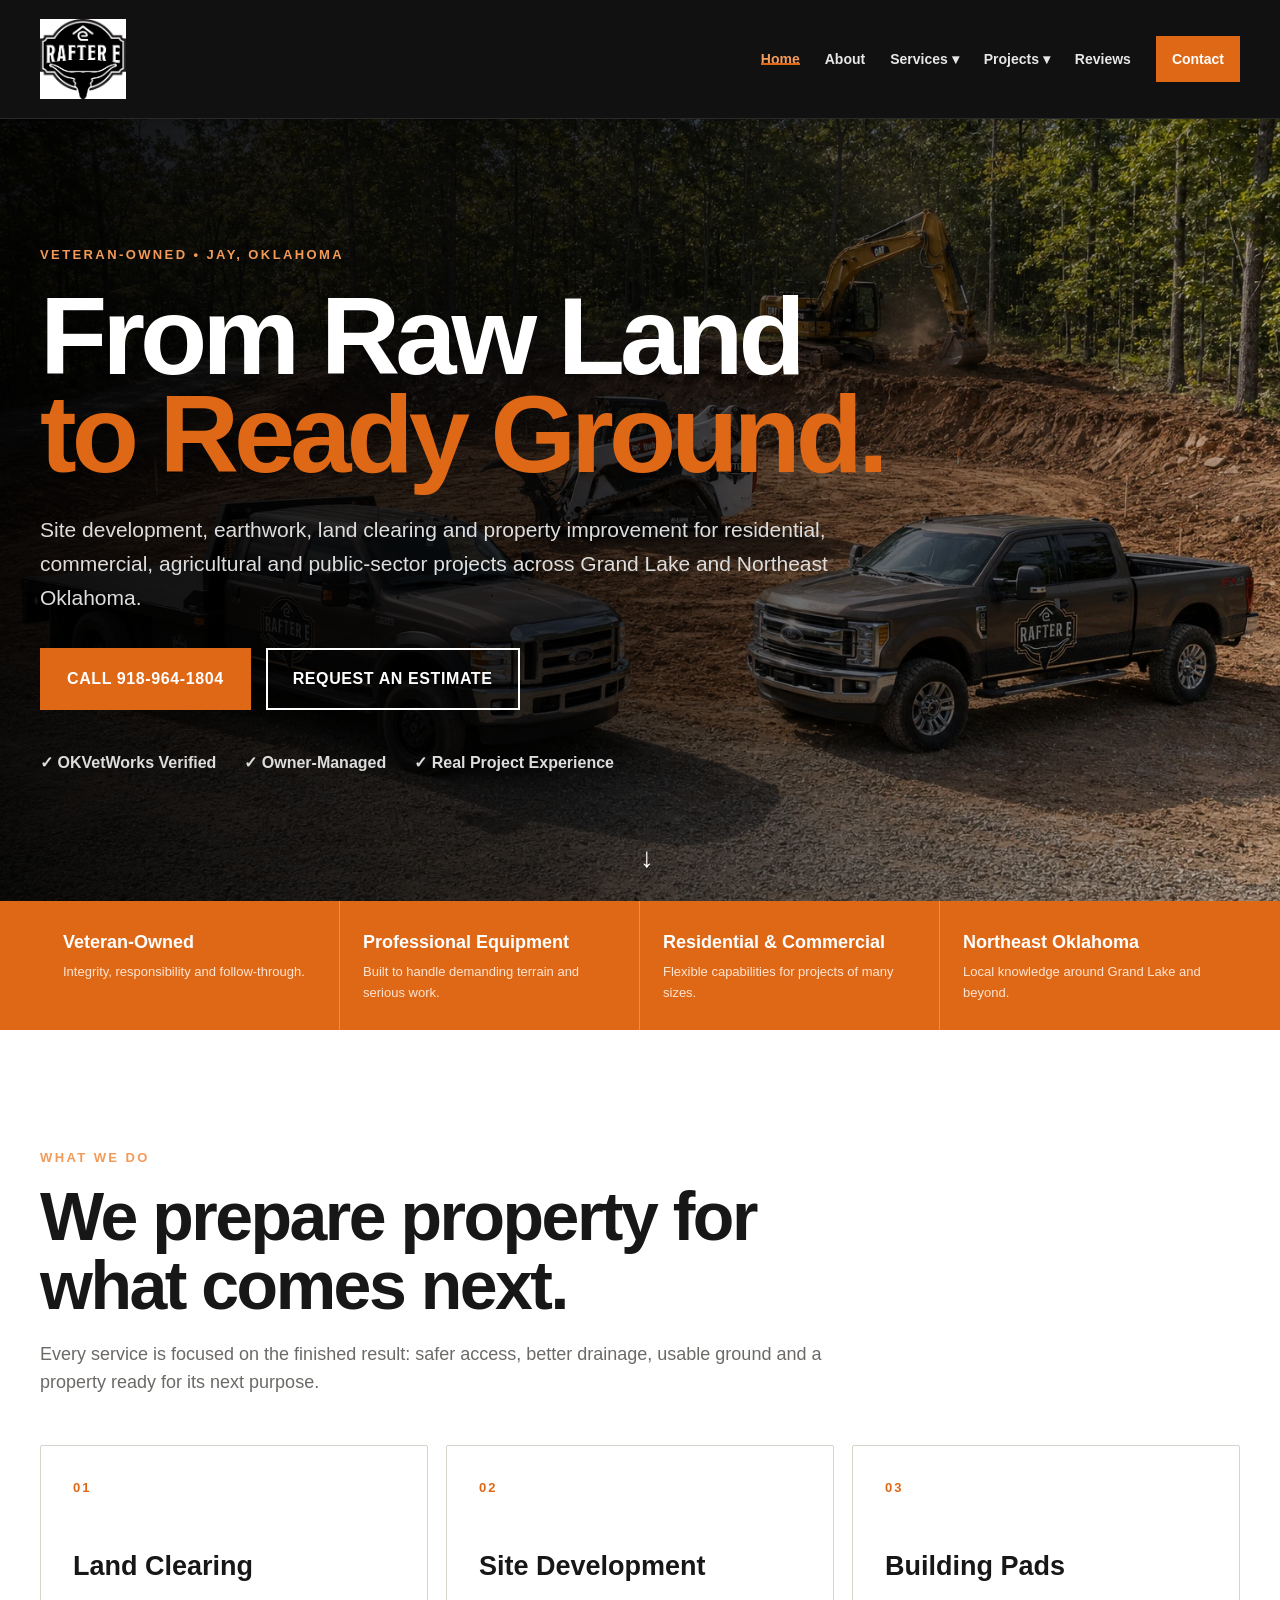
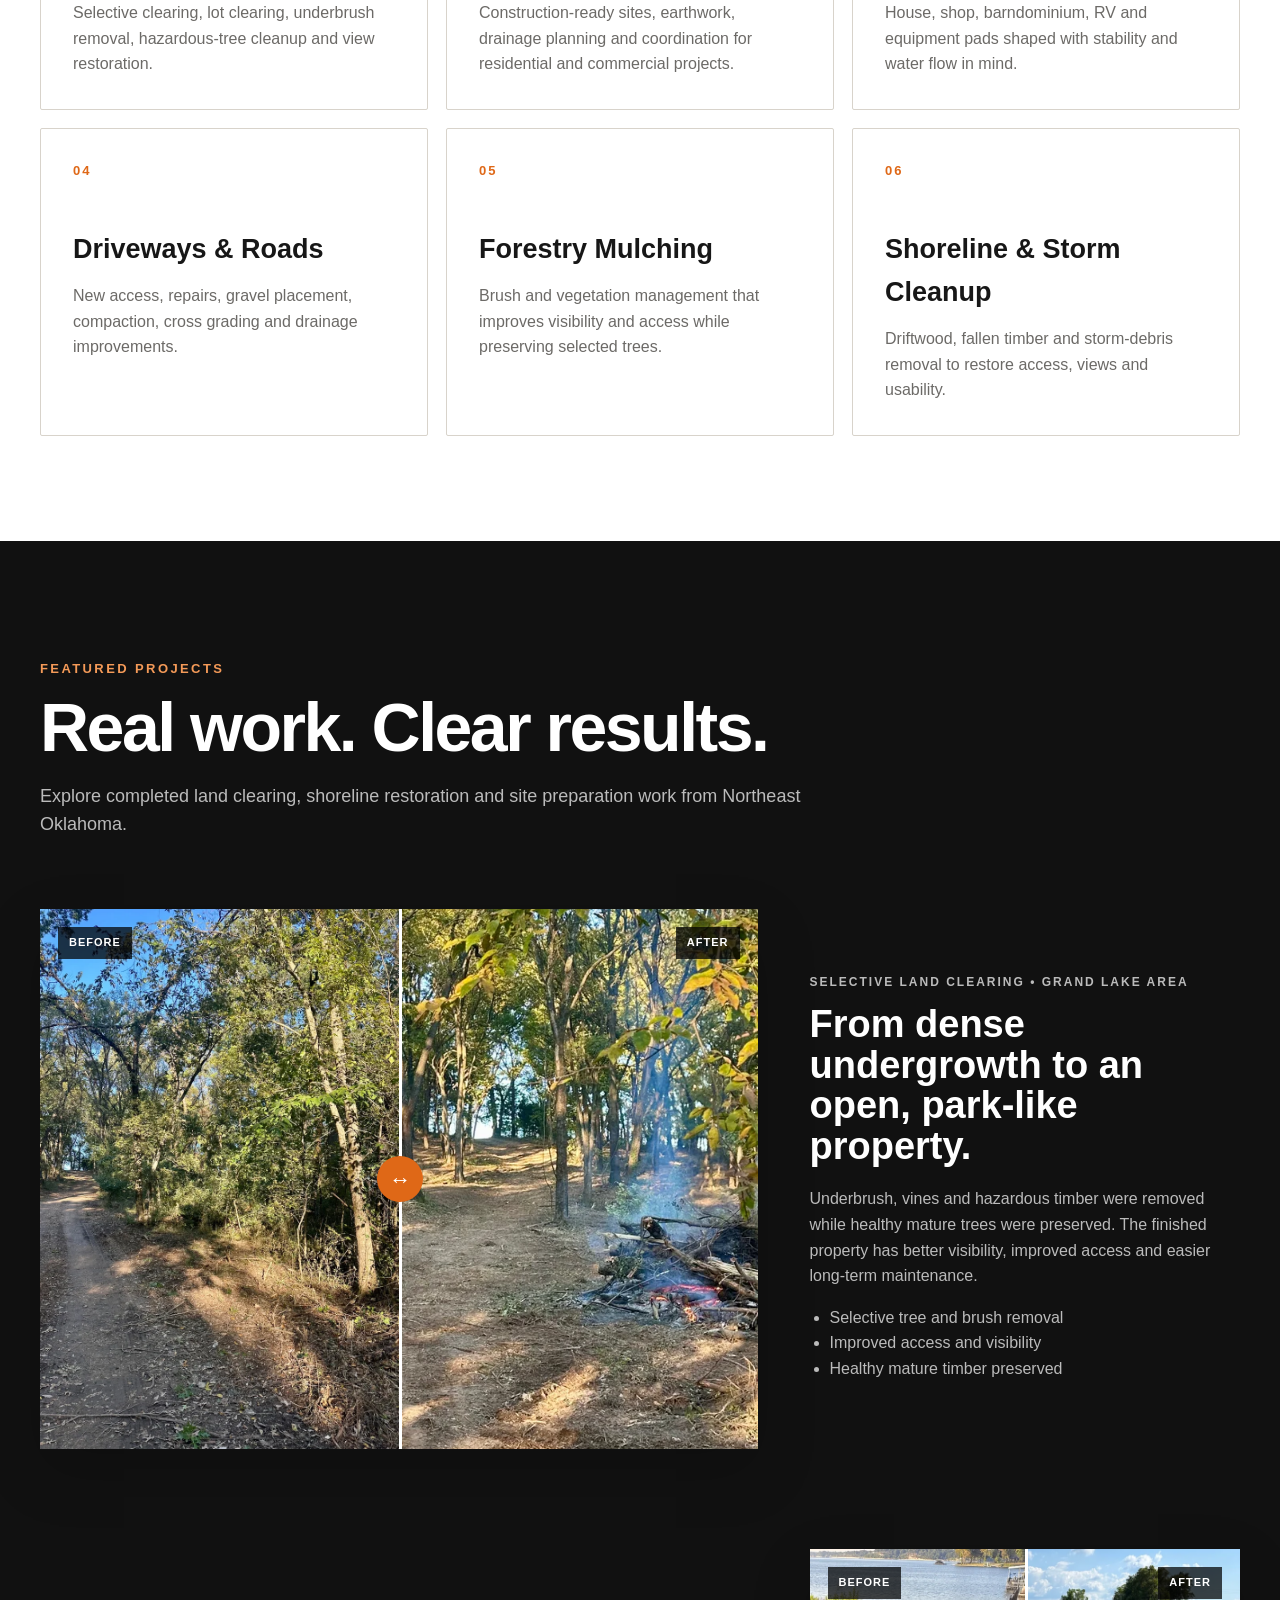
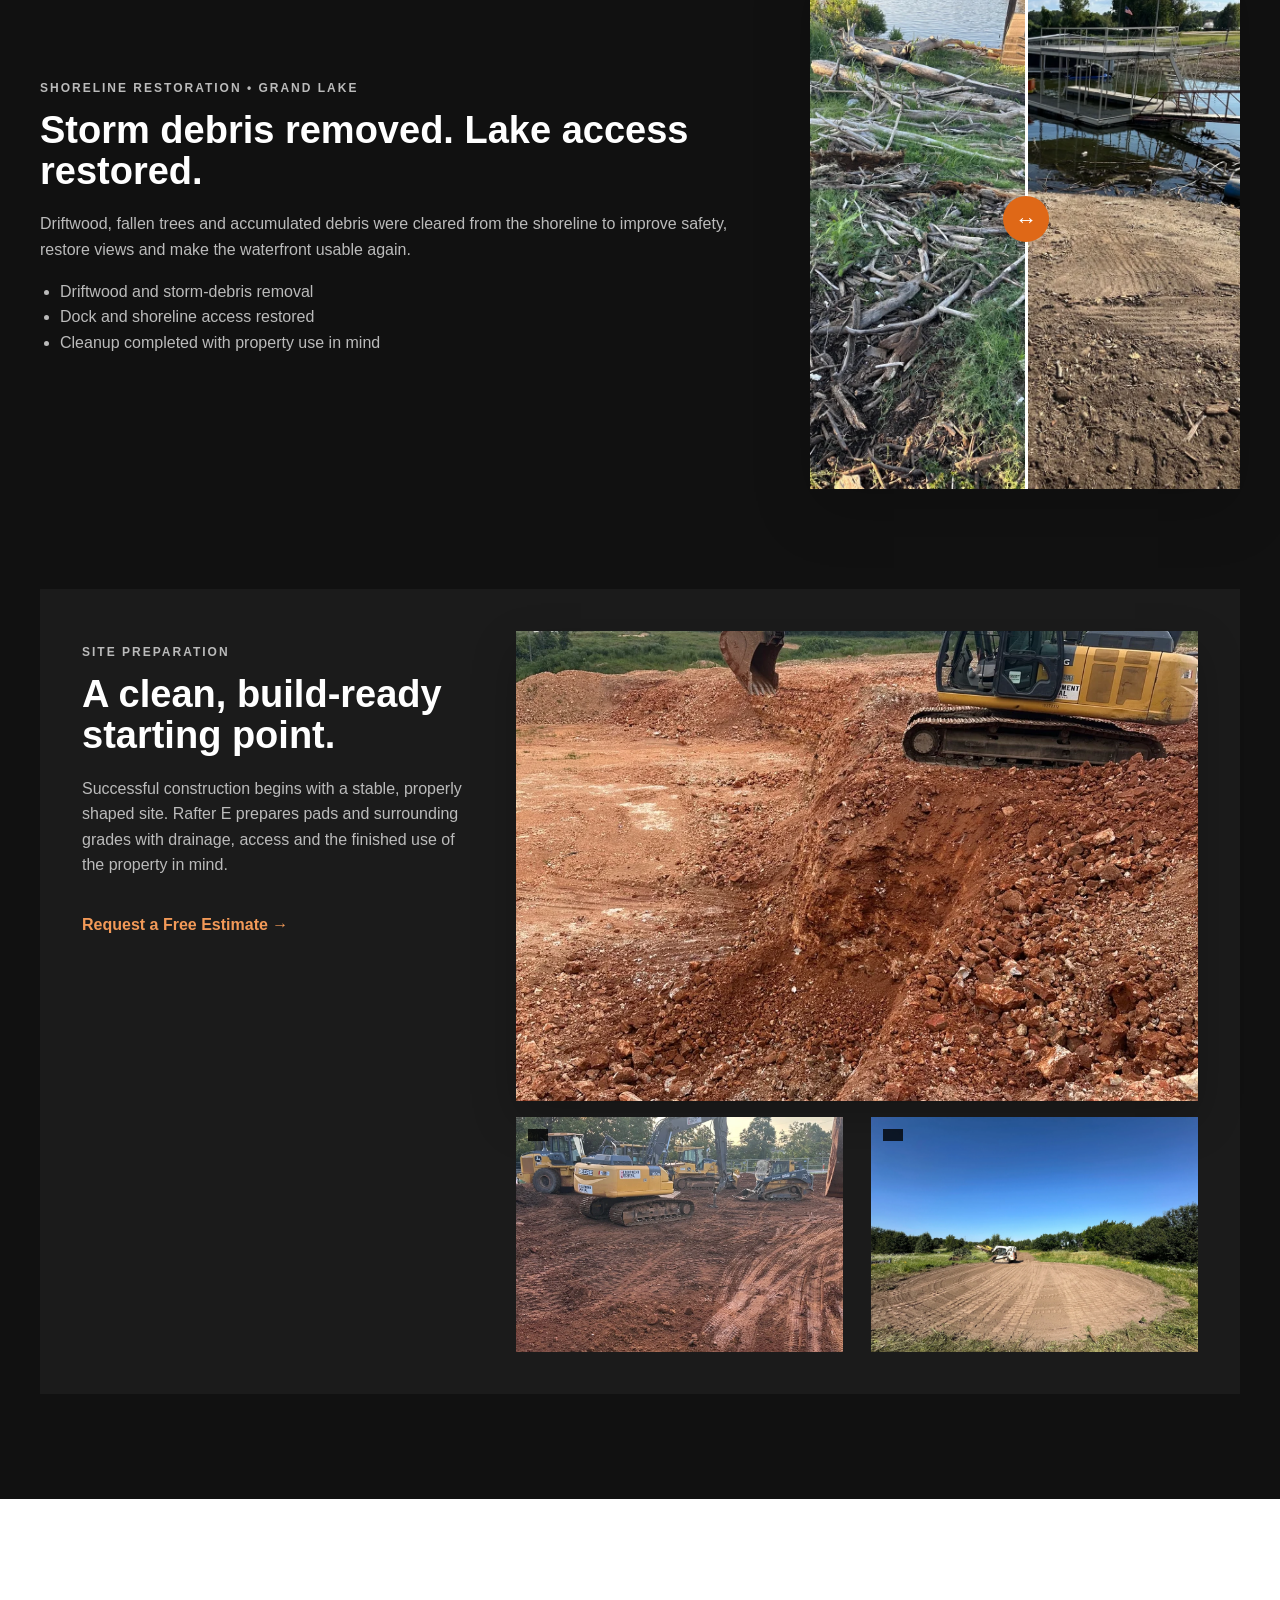
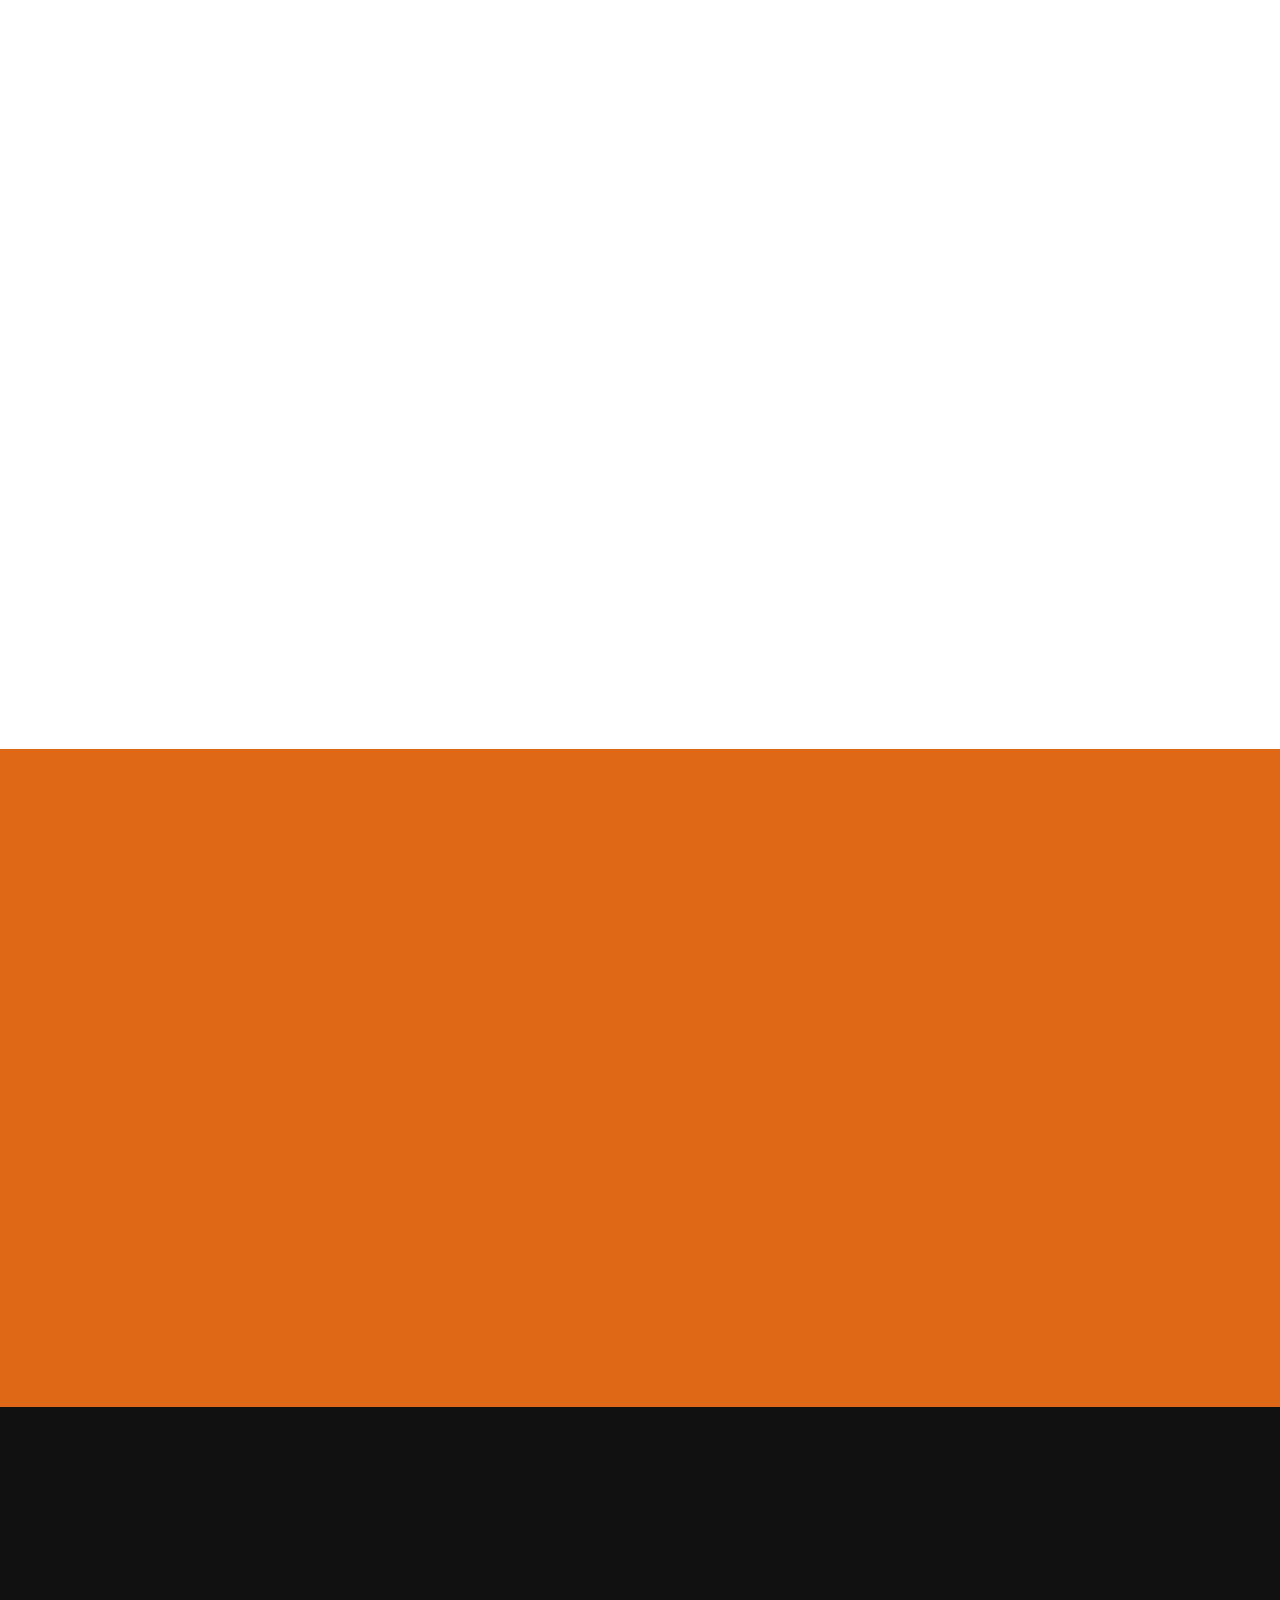
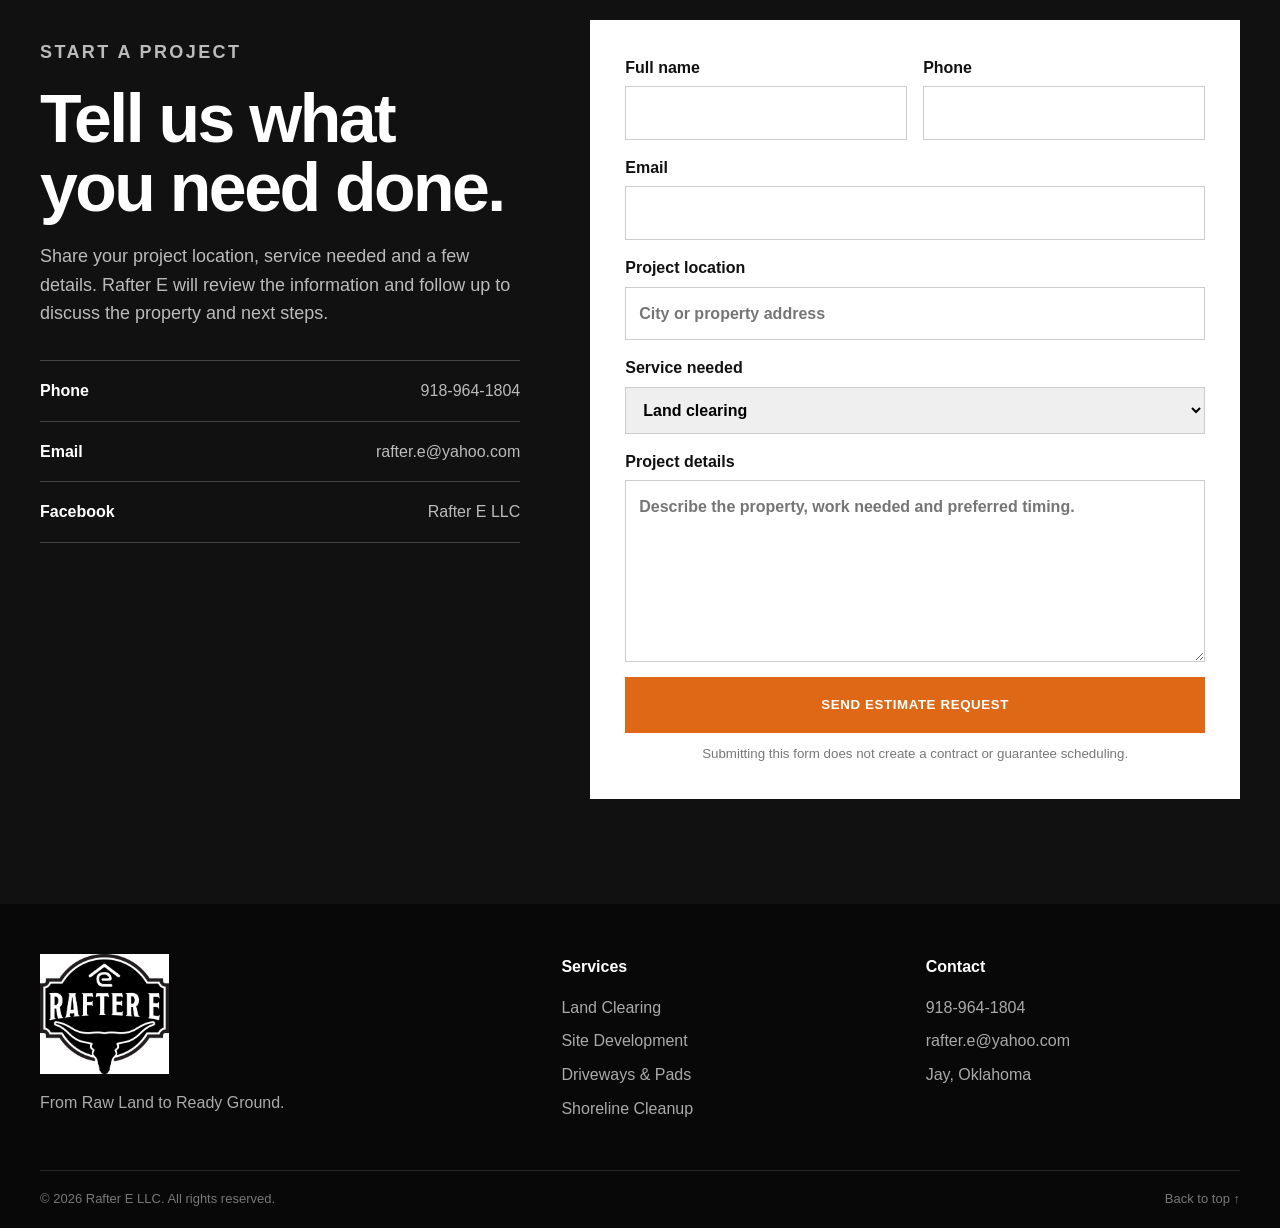
<file: index.html>
<!doctype html>
<html lang="en">
<head>
  <meta charset="utf-8">
  <meta name="viewport" content="width=device-width,initial-scale=1">
  <title>Rafter E LLC | Land Clearing, Site Development & Earthwork</title>
  <meta name="description" content="Veteran-owned land clearing, site development, grading, driveways, building pads, forestry mulching, shoreline restoration and storm cleanup serving Grand Lake and Northeast Oklahoma.">
  <meta property="og:title" content="Rafter E LLC | From Raw Land to Ready Ground">
  <meta property="og:description" content="Veteran-owned site development, earthwork and land clearing serving Grand Lake and Northeast Oklahoma.">
  <meta property="og:type" content="website">
  <meta property="og:image" content="https://rafterellc.com/assets/images/hero-fleet.webp">
  <meta name="theme-color" content="#101010">
  <link rel="preload" href="assets/images/hero-fleet.webp" as="image">
  <link rel="stylesheet" href="assets/styles.css">
  <script defer src="assets/script.js"></script>
</head>
<body>
  <a class="skip-link" href="#main">Skip to content</a>

  <header class="site-header">
    <div class="container nav-wrap">
      <a class="brand" href="#top" aria-label="Rafter E home">
        <img src="assets/images/rafter-e-logo.png" alt="Rafter E LLC">
      </a>
      <button class="menu-toggle" aria-expanded="false" aria-controls="main-nav">Menu</button>
      <nav id="main-nav" class="main-nav" aria-label="Main navigation">
  <a href="index.html">Home</a>
  <a href="about.html">About</a>
  <div class="nav-dropdown">
    <button class="dropdown-toggle" type="button" aria-expanded="false">Services <span>▾</span></button>
    <div class="dropdown-menu">
      <a href="services.html#land-clearing">Land Clearing</a>
      <a href="services.html#site-development">Site Development</a>
      <a href="services.html#building-pads">Building Pads</a>
      <a href="services.html#driveways">Driveways & Access Roads</a>
      <a href="services.html#forestry-mulching">Forestry Mulching</a>
      
      <a href="services.html#storm-cleanup">Storm Cleanup</a>
      <a href="services.html#custom-sawmilling">Custom Milling</a>
    </div>
  </div>
  <div class="nav-dropdown">
    <button class="dropdown-toggle" type="button" aria-expanded="false">Projects <span>▾</span></button>
    <div class="dropdown-menu">
      <a href="paradise-cove.html">Paradise Cove RV Park</a>
      <a href="mountain-bike-trail.html">Mountain Bike Trail</a><a href="smith-property.html">Smith Property Land Clearing</a>
      <a href="site-preparation.html">Site Preparation & Building Pads</a>
      <a href="driveways.html">Driveways & Access Roads</a>
      <a href="custom-milling.html">Custom Milling</a>
    </div>
  </div>
  <a href="reviews.html">Reviews</a>
  <a class="nav-cta" href="contact.html">Contact</a>
</nav>
    </div>
  </header>

  <main id="main">
    <section class="hero" id="top">
      <div class="hero-bg" aria-hidden="true"></div>
      <div class="container hero-content">
        <div class="hero-badge">Veteran-Owned • Jay, Oklahoma</div>
        <h1>From Raw Land<br><span>to Ready Ground.</span></h1>
        <p>Site development, earthwork, land clearing and property improvement for residential, commercial, agricultural and public-sector projects across Grand Lake and Northeast Oklahoma.</p>
        <div class="hero-actions">
          <a class="button primary" href="tel:+19189641804">Call 918-964-1804</a>
          <a class="button outline" href="contact.html">Request an Estimate</a>
        </div>
        <div class="trust-row">
          <span>✓ OKVetWorks Verified</span>
          <span>✓ Owner-Managed</span>
          <span>✓ Real Project Experience</span>
        </div>
      </div>
      <a class="scroll-cue" href="#services" aria-label="Scroll to services">↓</a>
    </section>

    <section class="proof-bar">
      <div class="container proof-grid">
        <article><strong>Veteran-Owned</strong><span>Integrity, responsibility and follow-through.</span></article>
        <article><strong>Professional Equipment</strong><span>Built to handle demanding terrain and serious work.</span></article>
        <article><strong>Residential & Commercial</strong><span>Flexible capabilities for projects of many sizes.</span></article>
        <article><strong>Northeast Oklahoma</strong><span>Local knowledge around Grand Lake and beyond.</span></article>
      </div>
    </section>

    <section class="section services" id="services">
      <div class="container">
        <div class="section-heading reveal">
          <p class="eyebrow">What We Do</p>
          <h2>We prepare property for what comes next.</h2>
          <p>Every service is focused on the finished result: safer access, better drainage, usable ground and a property ready for its next purpose.</p>
        </div>
        <div class="service-grid">
          <article class="service-card reveal">
            <div class="service-icon">01</div>
            <h3>Land Clearing</h3>
            <p>Selective clearing, lot clearing, underbrush removal, hazardous-tree cleanup and view restoration.</p>
          </article>
          <article class="service-card reveal">
            <div class="service-icon">02</div>
            <h3>Site Development</h3>
            <p>Construction-ready sites, earthwork, drainage planning and coordination for residential and commercial projects.</p>
          </article>
          <article class="service-card reveal">
            <div class="service-icon">03</div>
            <h3>Building Pads</h3>
            <p>House, shop, barndominium, RV and equipment pads shaped with stability and water flow in mind.</p>
          </article>
          <article class="service-card reveal">
            <div class="service-icon">04</div>
            <h3>Driveways & Roads</h3>
            <p>New access, repairs, gravel placement, compaction, cross grading and drainage improvements.</p>
          </article>
          <article class="service-card reveal">
            <div class="service-icon">05</div>
            <h3>Forestry Mulching</h3>
            <p>Brush and vegetation management that improves visibility and access while preserving selected trees.</p>
          </article>
          <article class="service-card reveal">
            <div class="service-icon">06</div>
            <h3>Shoreline & Storm Cleanup</h3>
            <p>Driftwood, fallen timber and storm-debris removal to restore access, views and usability.</p>
          </article>
        </div>
      </div>
    </section>

    <section class="section projects" id="projects">
      <div class="container">
        <div class="section-heading light reveal">
          <p class="eyebrow">Featured Projects</p>
          <h2>Real work. Clear results.</h2>
          <p>Explore completed land clearing, shoreline restoration and site preparation work from Northeast Oklahoma.</p>
        </div>

        <article class="project-feature reveal">
          <div class="comparison" data-comparison>
            <img class="comparison-after" src="assets/images/clearing-after.webp" alt="Cleared wooded property after selective land clearing">
            <div class="comparison-before-wrap">
              <img class="comparison-before" src="assets/images/clearing-before.webp" alt="Dense wooded property before selective land clearing">
            </div>
            <input type="range" min="0" max="100" value="50" aria-label="Compare land clearing before and after">
            <span class="label before">Before</span><span class="label after">After</span>
            <span class="handle" aria-hidden="true"></span>
          </div>
          <div class="project-copy">
            <p class="project-kicker">Selective Land Clearing • Grand Lake Area</p>
            <h3>From dense undergrowth to an open, park-like property.</h3>
            <p>Underbrush, vines and hazardous timber were removed while healthy mature trees were preserved. The finished property has better visibility, improved access and easier long-term maintenance.</p>
            <ul>
              <li>Selective tree and brush removal</li>
              <li>Improved access and visibility</li>
              <li>Healthy mature timber preserved</li>
            </ul>
          </div>
        </article>

        <article class="project-feature reverse reveal">
          <div class="comparison" data-comparison>
            <img class="comparison-after" src="assets/images/shoreline-after.webp" alt="Grand Lake shoreline after cleanup">
            <div class="comparison-before-wrap">
              <img class="comparison-before" src="assets/images/shoreline-before.webp" alt="Grand Lake shoreline before cleanup">
            </div>
            <input type="range" min="0" max="100" value="50" aria-label="Compare shoreline before and after">
            <span class="label before">Before</span><span class="label after">After</span>
            <span class="handle" aria-hidden="true"></span>
          </div>
          <div class="project-copy">
            <p class="project-kicker">Shoreline Restoration • Grand Lake</p>
            <h3>Storm debris removed. Lake access restored.</h3>
            <p>Driftwood, fallen trees and accumulated debris were cleared from the shoreline to improve safety, restore views and make the waterfront usable again.</p>
            <ul>
              <li>Driftwood and storm-debris removal</li>
              <li>Dock and shoreline access restored</li>
              <li>Cleanup completed with property use in mind</li>
            </ul>
          </div>
        </article>

        <article class="site-prep site-prep-v12 reveal" id="featured-site-preparation">
  <div class="site-prep-copy">
    <p class="project-kicker">Site Preparation</p>
    <h3>A clean, build-ready starting point.</h3>
    <p>Successful construction begins with a stable, properly shaped site. Rafter E prepares pads and surrounding grades with drainage, access and the finished use of the property in mind.</p>
    <a href="contact.html" class="text-link">Request a Free Estimate →</a>
  </div>
  <div class="site-prep-feature">
    <img class="site-prep-main" src="assets/images/site-preparation-home-main.webp?v=20260924" alt="Rafter E excavator working on site preparation">
    <div class="site-prep-comparison" aria-label="Site preparation project photos">
      <figure>
        <span aria-hidden="true"></span>
        <img src="assets/images/site-preparation-home-before.webp?v=20260924" alt="Active site preparation work before final grading">
      </figure>
      <div class="comparison-arrow" aria-hidden="true"></div>
      <figure>
        <span aria-hidden="true"></span>
        <img src="assets/images/site-preparation-home-after.webp?v=20260924" alt="Finished graded building pad ready for construction">
      </figure>
    </div>
  </div>
</article>
      </div>
    </section>

    

    <section class="section difference" id="about">
      <div class="container difference-grid">
        <div class="difference-image reveal">
          <img src="assets/images/forestry-mulching.webp" alt="Rafter E forestry mulching equipment">
        </div>
        <div class="difference-copy reveal">
          <p class="eyebrow">The Rafter E Way</p>
          <h2>Do it right the first time.</h2>
          <p class="large">Whether it’s a home site, commercial development, farm or recreational property, we’re preparing the ground for what’s next.</p>
          <div class="principles">
            <article><strong>Owner-Managed</strong><span>Direct communication with the people responsible for the result.</span></article>
            <article><strong>Practical Solutions</strong><span>Recommendations based on the property, budget and long-term use.</span></article>
            <article><strong>No Shortcut Mentality</strong><span>We focus on solutions that reduce future problems and unnecessary cost.</span></article>
            <article><strong>Leave It Better</strong><span>The property should be safer, cleaner and more useful when we finish.</span></article>
          </div>
        </div>
      </div>
    </section>

    <section class="section veteran-section">
      <div class="container veteran-grid">
        <div class="veteran-copy reveal">
          <p class="eyebrow">Verified Veteran-Owned Business</p>
          <h2>Service recognizes service.</h2>
          <p>Rafter E LLC is verified through the Oklahoma Department of Veterans Affairs' OKVetWorks program.</p>
          <div class="discount"><strong>10% labor discount for veterans</strong><span>Please mention your military service when requesting an estimate so we can apply the discount to eligible work.</span></div>
        </div>
        <a class="certificate reveal" href="assets/images/veteran-certificate.webp" target="_blank" rel="noopener" aria-label="Open veteran-owned verification certificate">
          <img src="assets/images/veteran-certificate.webp" alt="Oklahoma verified veteran-owned business certificate for Rafter E LLC">
        </a>
      </div>
    </section>

    <section class="section reviews" id="reviews">
      <div class="container">
        <div class="section-heading light reveal">
          <p class="eyebrow">Customer Reviews</p>
          <h2>Trusted for communication, integrity and results.</h2>
        </div>
        <div class="reviews-grid">
          <blockquote class="review reveal"><div class="stars">★★★★★</div><p>“Outstanding work by Rafter E. Their team was professional, dependable and highly skilled from start to finish.”</p><footer>— Kerry Stewart</footer></blockquote>
          <blockquote class="review reveal"><div class="stars">★★★★★</div><p>“High integrity, honest expert, accurate bid, reasonable price and on-time delivery.”</p><footer>— Bill Henson</footer></blockquote>
          <blockquote class="review reveal"><div class="stars">★★★★★</div><p>“They did exactly what they promised and for the price quoted.”</p><footer>— John Sawyer</footer></blockquote>
          <blockquote class="review reveal"><div class="stars">★★★★★</div><p>“Communication and workmanship were outstanding.”</p><footer>— Sylvia McDonald</footer></blockquote>
          <blockquote class="review reveal"><div class="stars">★★★★★</div><p>“We hired Rafter E twice because they did such an excellent job.”</p><footer>— Randy Keller</footer></blockquote>
          <blockquote class="review reveal"><div class="stars">★★★★★</div><p>“Prompt, thorough and left everything in great shape.”</p><footer>— Kerry Dean Stewart</footer></blockquote>
        </div>
      </div>
    </section>

    <section class="section service-area">
      <div class="container service-area-grid">
        <div class="reveal">
          <p class="eyebrow">Service Area</p>
          <h2>Based in Jay. Serving Grand Lake and Northeast Oklahoma.</h2>
          <p>Common service areas include Jay, Grove, Afton, Eucha, Langley, Disney, Vinita, Miami, Monkey Island and surrounding communities. Larger projects outside the immediate area may also be considered.</p>
        </div>
        <div class="area-list reveal">
          <span>Jay</span><span>Grove</span><span>Afton</span><span>Eucha</span><span>Langley</span><span>Disney</span><span>Vinita</span><span>Miami</span><span>Grand Lake</span><span>Northeast Oklahoma</span>
        </div>
      </div>
    </section>

    <section class="section estimate" id="estimate">
      <div class="container estimate-grid">
        <div class="estimate-copy reveal">
          <p class="eyebrow">Start a Project</p>
          <h2>Tell us what you need done.</h2>
          <p>Share your project location, service needed and a few details. Rafter E will review the information and follow up to discuss the property and next steps.</p>
          <div class="contact-links">
            <a href="tel:+19189641804"><strong>Phone</strong><span>918-964-1804</span></a>
            <a href="mailto:rafter.e@yahoo.com"><strong>Email</strong><span>rafter.e@yahoo.com</span></a>
            <a href="https://www.facebook.com/profile.php?id=100090947217730" target="_blank" rel="noopener"><strong>Facebook</strong><span>Rafter E LLC</span></a>
          </div>
        </div>

        <form class="estimate-form reveal" name="estimate-request-home" method="POST" data-netlify="true" netlify-honeypot="bot-field" action="/thank-you/">
          <input type="hidden" name="form-name" value="estimate-request-home">
          <p class="hidden"><label>Do not fill this in: <input name="bot-field"></label></p>
          <div class="form-row">
            <label>Full name<input type="text" name="name" autocomplete="name" required></label>
            <label>Phone<input type="tel" name="phone" autocomplete="tel" required></label>
          </div>
          <label>Email<input type="email" name="email" autocomplete="email"></label>
          <label>Project location<input type="text" name="location" placeholder="City or property address"></label>
          <label>Service needed
            <select name="service">
              <option>Land clearing</option>
              <option>Site development</option>
              <option>Building pad</option>
              <option>Driveway or access road</option>
              <option>Forestry mulching</option>
              <option>Shoreline restoration</option>
              <option>Storm cleanup</option>
              <option>Other</option>
            </select>
          </label>
          <label>Project details<textarea name="details" rows="6" placeholder="Describe the property, work needed and preferred timing." required></textarea></label>
          <button class="button primary full" type="submit">Send Estimate Request</button>
          <small>Submitting this form does not create a contract or guarantee scheduling.</small>
        </form>
      </div>
    </section>
  </main>

  <footer class="site-footer">
    <div class="container footer-grid">
      <div class="footer-brand">
        <img src="assets/images/rafter-e-logo.png" alt="Rafter E LLC">
        <p>From Raw Land to Ready Ground.</p>
      </div>
      <div><strong>Services</strong><a href="services.html">Land Clearing</a><a href="#services">Site Development</a><a href="#services">Driveways & Pads</a><a href="#services">Shoreline Cleanup</a></div>
      <div><strong>Contact</strong><a href="tel:+19189641804">918-964-1804</a><a href="mailto:rafter.e@yahoo.com">rafter.e@yahoo.com</a><span>Jay, Oklahoma</span></div>
    </div>
    <div class="container footer-bottom"><span>© <span id="year"></span> Rafter E LLC. All rights reserved.</span><a href="#top">Back to top ↑</a></div>
  </footer>
  <a class="mobile-call" href="tel:+19189641804">Call Rafter E</a>
</body>
</html>
</file>
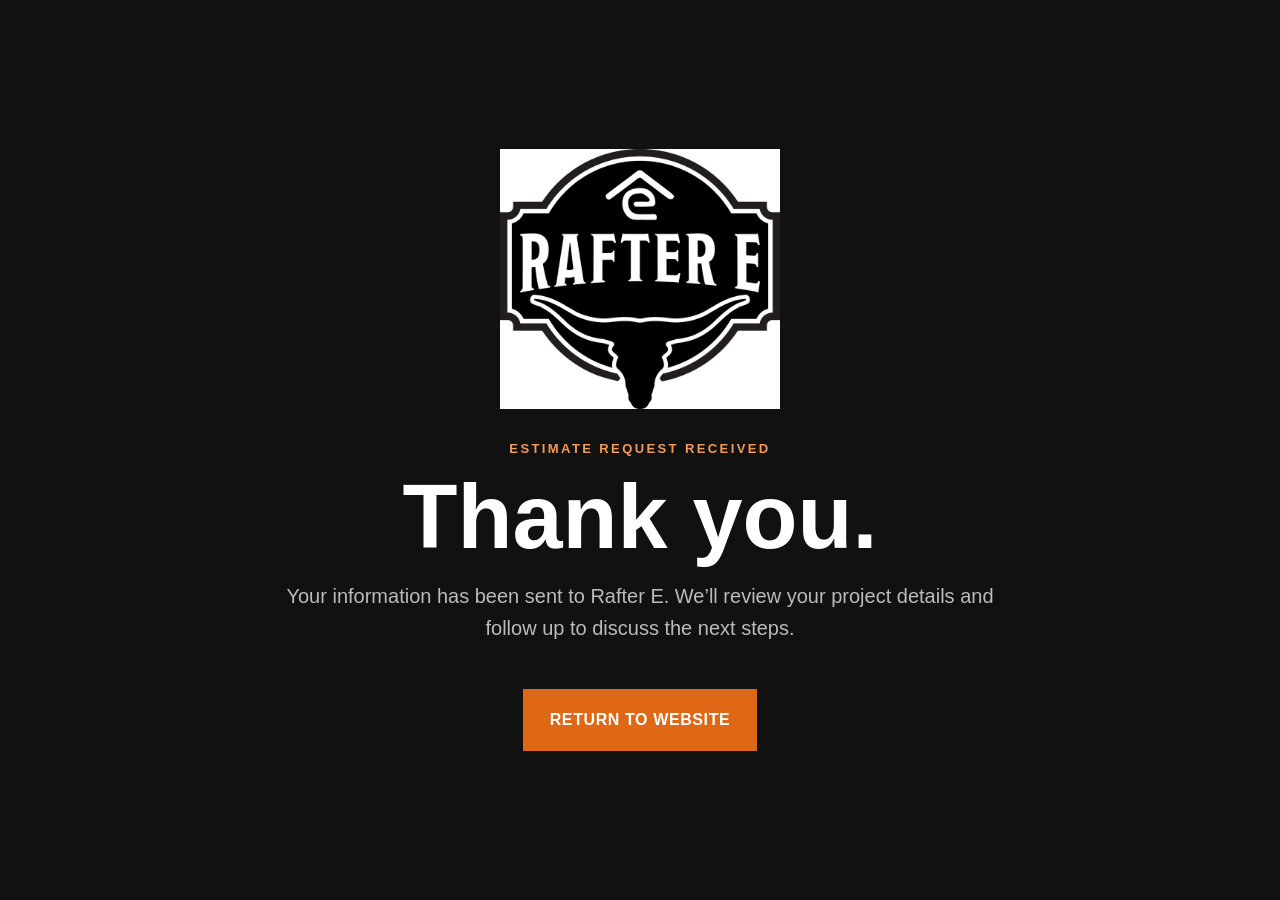
<file: thank-you/index.html>
<!doctype html>
<html lang="en"><head><meta charset="utf-8"><meta name="viewport" content="width=device-width,initial-scale=1"><title>Thank You | Rafter E LLC</title><link rel="stylesheet" href="/assets/styles.css"></head>
<body style="min-height:100vh;display:grid;place-items:center;background:#111;color:#fff">
<main class="container" style="max-width:760px;text-align:center;padding:70px 20px">
<img src="/assets/images/rafter-e-logo.png" alt="Rafter E LLC" style="width:280px;margin:0 auto 30px">
<p class="eyebrow">Estimate Request Received</p>
<h1 style="font-size:clamp(52px,8vw,90px);line-height:.95;margin:15px 0">Thank you.</h1>
<p style="font-size:20px;color:#bbb">Your information has been sent to Rafter E. We’ll review your project details and follow up to discuss the next steps.</p>
<a class="button primary" href="/" style="margin-top:25px">Return to Website</a>
</main></body></html>
</file>
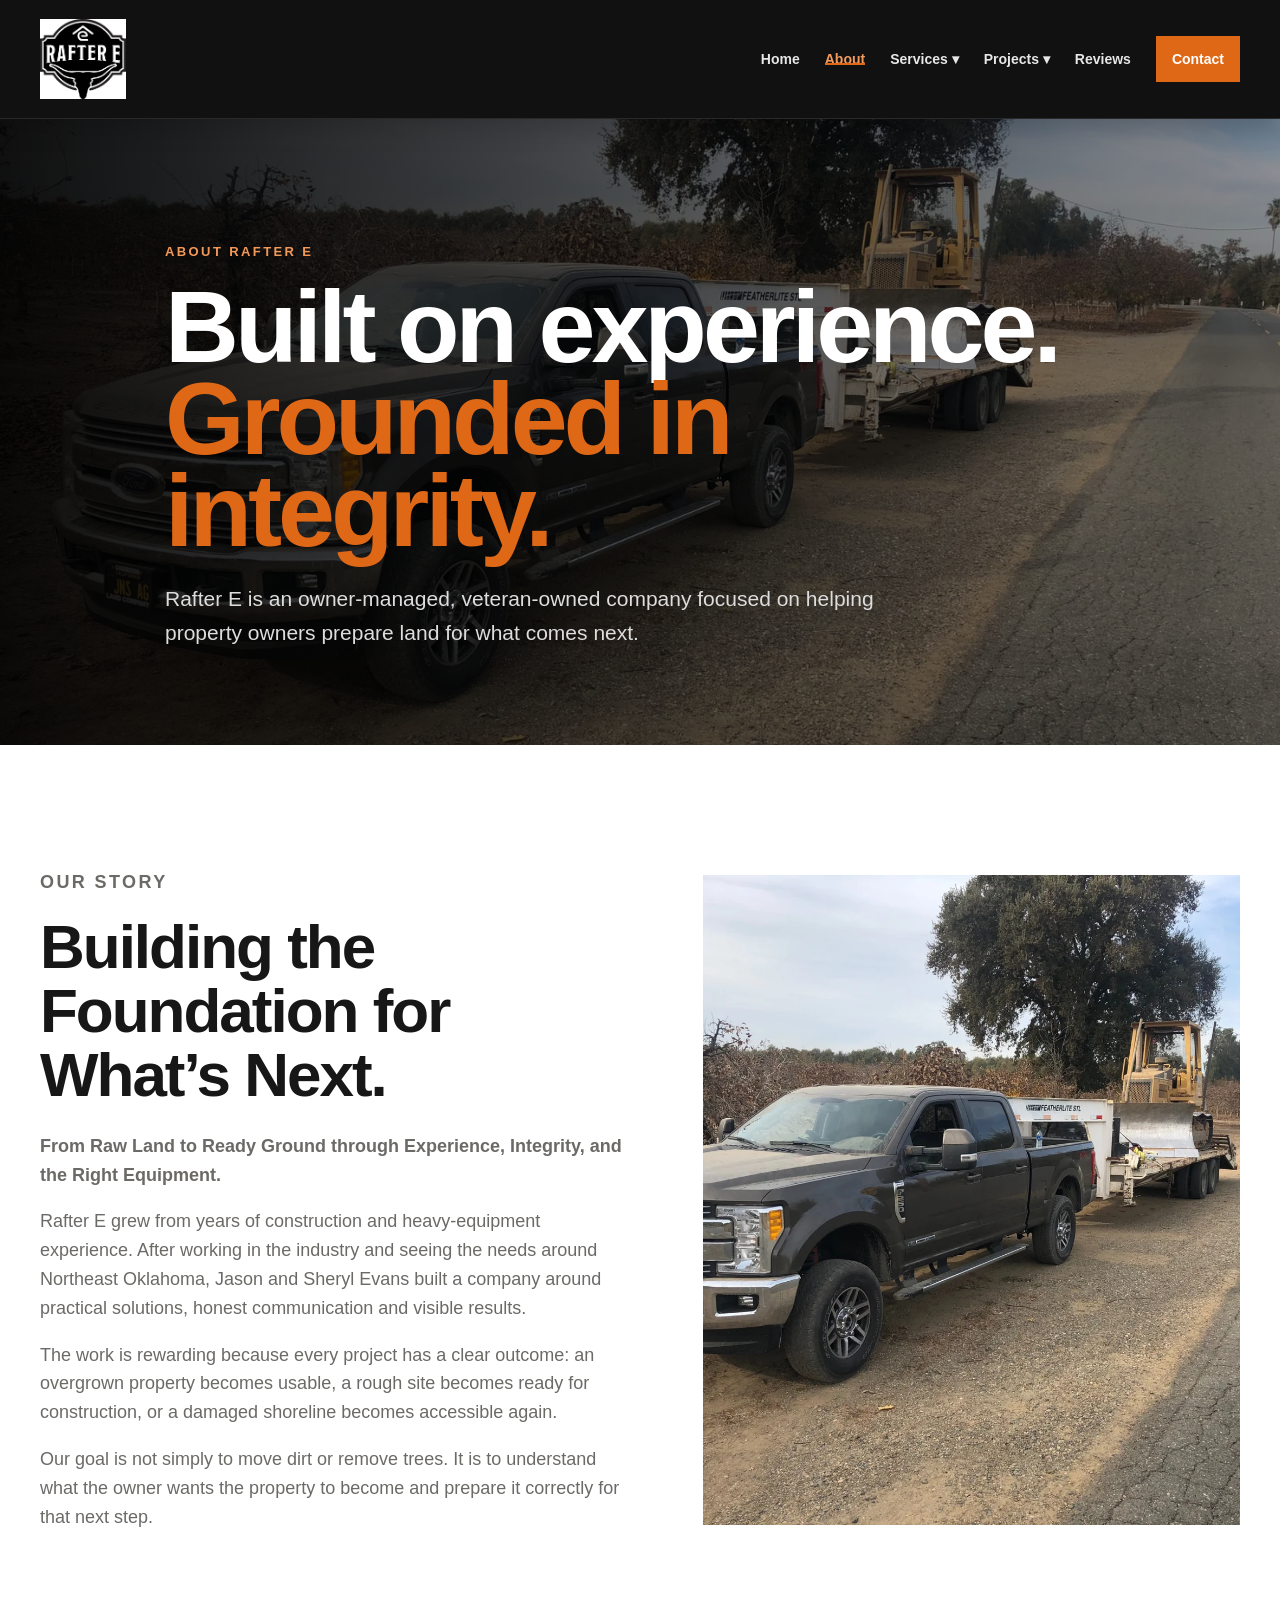
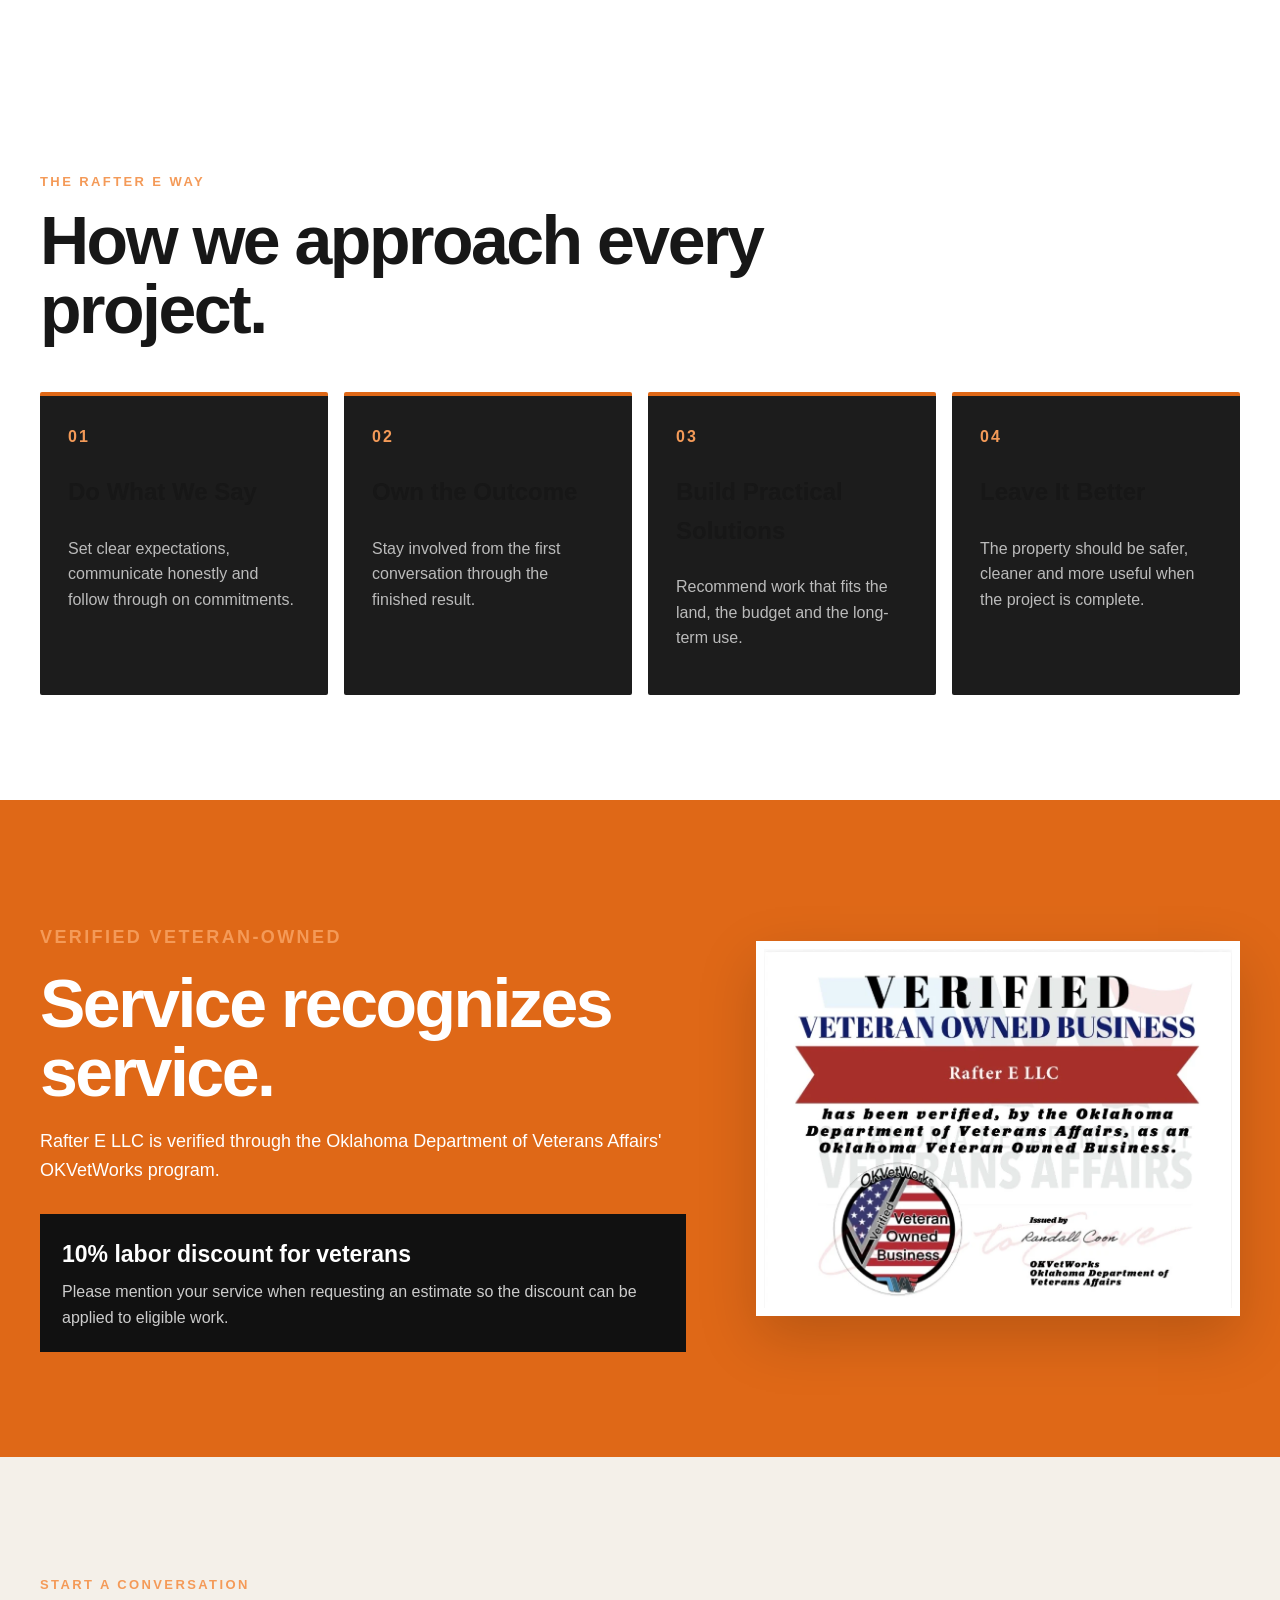
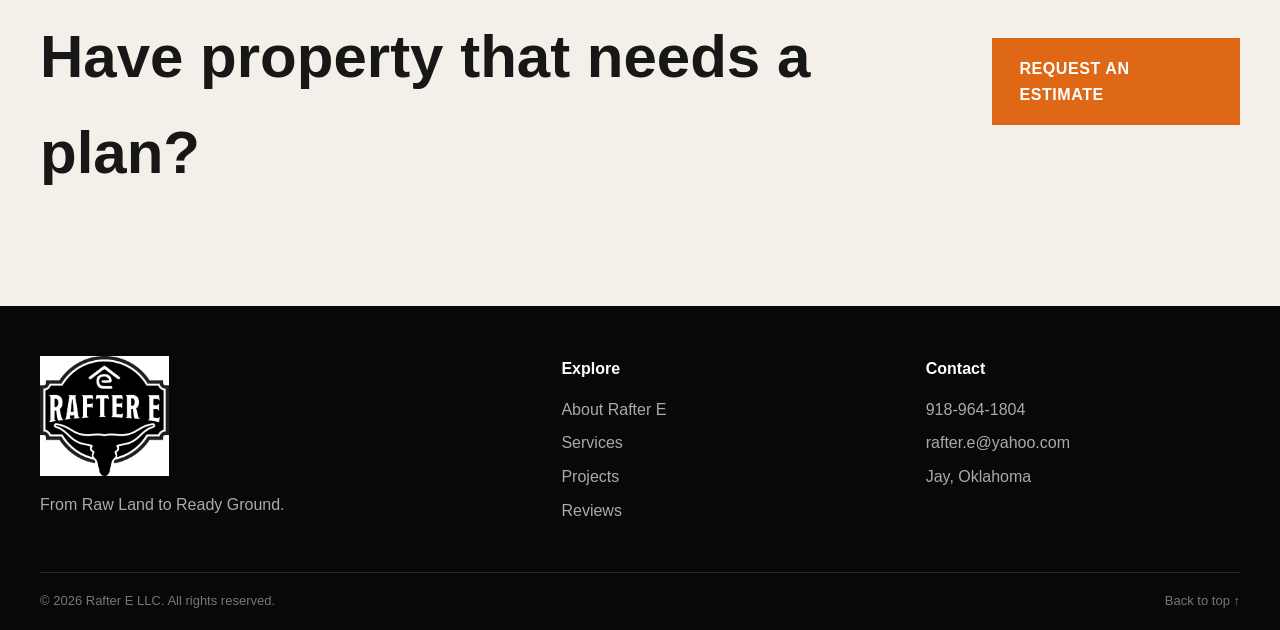
<file: about.html>
<!doctype html>
<html lang="en">
<head>
  <meta charset="utf-8">
  <meta name="viewport" content="width=device-width,initial-scale=1">
  <title>About Rafter E LLC | Veteran-Owned Oklahoma Contractor</title>
  <meta name="description" content="Learn about Rafter E LLC, a veteran-owned, owner-managed land clearing and site development company based in Jay, Oklahoma.">
  <meta name="theme-color" content="#101010">
  <link rel="stylesheet" href="assets/styles.css">
  <script defer src="assets/script.js"></script>
</head>
<body id="top">
<a class="skip-link" href="#main">Skip to content</a>

<header class="site-header">
  <div class="container nav-wrap">
    <a class="brand" href="index.html" aria-label="Rafter E home">
      <img src="assets/images/rafter-e-logo.png" alt="Rafter E LLC">
    </a>
    <button class="menu-toggle" aria-expanded="false" aria-controls="main-nav">Menu</button>
    <nav id="main-nav" class="main-nav" aria-label="Main navigation">
  <a href="index.html">Home</a>
  <a href="about.html">About</a>
  <div class="nav-dropdown">
    <button class="dropdown-toggle" type="button" aria-expanded="false">Services <span>▾</span></button>
    <div class="dropdown-menu">
      <a href="services.html#land-clearing">Land Clearing</a>
      <a href="services.html#site-development">Site Development</a>
      <a href="services.html#building-pads">Building Pads</a>
      <a href="services.html#driveways">Driveways & Access Roads</a>
      <a href="services.html#forestry-mulching">Forestry Mulching</a>
      
      <a href="services.html#storm-cleanup">Storm Cleanup</a>
      <a href="services.html#custom-sawmilling">Custom Milling</a>
    </div>
  </div>
  <div class="nav-dropdown">
    <button class="dropdown-toggle" type="button" aria-expanded="false">Projects <span>▾</span></button>
    <div class="dropdown-menu">
      <a href="paradise-cove.html">Paradise Cove RV Park</a>
      <a href="mountain-bike-trail.html">Mountain Bike Trail</a><a href="smith-property.html">Smith Property Land Clearing</a>
      <a href="site-preparation.html">Site Preparation & Building Pads</a>
      <a href="driveways.html">Driveways & Access Roads</a>
      <a href="custom-milling.html">Custom Milling</a>
    </div>
  </div>
  <a href="reviews.html">Reviews</a>
  <a class="nav-cta" href="contact.html">Contact</a>
</nav>
  </div>
</header>

<main id="main">
  <section class="page-hero about-hero">
    <div class="container page-hero-content">
      <p class="eyebrow">About Rafter E</p>
      <h1>Built on experience.<br><span>Grounded in integrity.</span></h1>
      <p>Rafter E is an owner-managed, veteran-owned company focused on helping property owners prepare land for what comes next.</p>
    </div>
  </section>

  <section class="section">
    <div class="container story-grid">
      <div class="story-copy reveal">
        <p class="eyebrow">Our Story</p>
        <h2>Building the Foundation for What’s Next.</h2>
        <p><strong>From Raw Land to Ready Ground through Experience, Integrity, and the Right Equipment.</strong></p><p>Rafter E grew from years of construction and heavy-equipment experience. After working in the industry and seeing the needs around Northeast Oklahoma, Jason and Sheryl Evans built a company around practical solutions, honest communication and visible results.</p>
        <p>The work is rewarding because every project has a clear outcome: an overgrown property becomes usable, a rough site becomes ready for construction, or a damaged shoreline becomes accessible again.</p>
        <p>Our goal is not simply to move dirt or remove trees. It is to understand what the owner wants the property to become and prepare it correctly for that next step.</p>
      </div>
      <div class="story-photo reveal">
        <img src="assets/images/equipment-transport.webp" alt="Rafter E truck transporting heavy equipment">
      </div>
    </div>
  </section>

  <section class="section dark">
    <div class="container">
      <div class="section-heading light reveal">
        <p class="eyebrow">The Rafter E Way</p>
        <h2>How we approach every project.</h2>
      </div>
      <div class="values-grid">
        <article class="value-card reveal"><span>01</span><h3>Do What We Say</h3><p>Set clear expectations, communicate honestly and follow through on commitments.</p></article>
        <article class="value-card reveal"><span>02</span><h3>Own the Outcome</h3><p>Stay involved from the first conversation through the finished result.</p></article>
        <article class="value-card reveal"><span>03</span><h3>Build Practical Solutions</h3><p>Recommend work that fits the land, the budget and the long-term use.</p></article>
        <article class="value-card reveal"><span>04</span><h3>Leave It Better</h3><p>The property should be safer, cleaner and more useful when the project is complete.</p></article>
      </div>
    </div>
  </section>

  <section class="section veteran-section">
    <div class="container veteran-grid">
      <div class="veteran-copy reveal">
        <p class="eyebrow">Verified Veteran-Owned</p>
        <h2>Service recognizes service.</h2>
        <p>Rafter E LLC is verified through the Oklahoma Department of Veterans Affairs' OKVetWorks program.</p>
        <div class="discount"><strong>10% labor discount for veterans</strong><span>Please mention your service when requesting an estimate so the discount can be applied to eligible work.</span></div>
      </div>
      <a class="certificate reveal" href="assets/images/veteran-certificate.webp" target="_blank" rel="noopener">
        <img src="assets/images/veteran-certificate.webp" alt="Rafter E verified veteran-owned business certificate">
      </a>
    </div>
  </section>

  <section class="section cta-band">
    <div class="container cta-band-inner">
      <div><p class="eyebrow">Start a Conversation</p><h2>Have property that needs a plan?</h2></div>
      <a class="button primary" href="contact.html">Request an Estimate</a>
    </div>
  </section>
</main>

<footer class="site-footer">
  <div class="container footer-grid">
    <div class="footer-brand">
      <img src="assets/images/rafter-e-logo.png" alt="Rafter E LLC">
      <p>From Raw Land to Ready Ground.</p>
    </div>
    <div>
      <strong>Explore</strong>
      <a href="about.html">About Rafter E</a>
      <a href="services.html">Services</a>
      <a href="projects.html">Projects</a>
      <a href="reviews.html">Reviews</a>
    </div>
    <div>
      <strong>Contact</strong>
      <a href="tel:+19189641804">918-964-1804</a>
      <a href="mailto:rafter.e@yahoo.com">rafter.e@yahoo.com</a>
      <span>Jay, Oklahoma</span>
    </div>
  </div>
  <div class="container footer-bottom">
    <span>© <span id="year"></span> Rafter E LLC. All rights reserved.</span>
    <a href="#top">Back to top ↑</a>
  </div>
</footer>
<a class="mobile-call" href="tel:+19189641804">Call Rafter E</a>

</body></html>
</file>
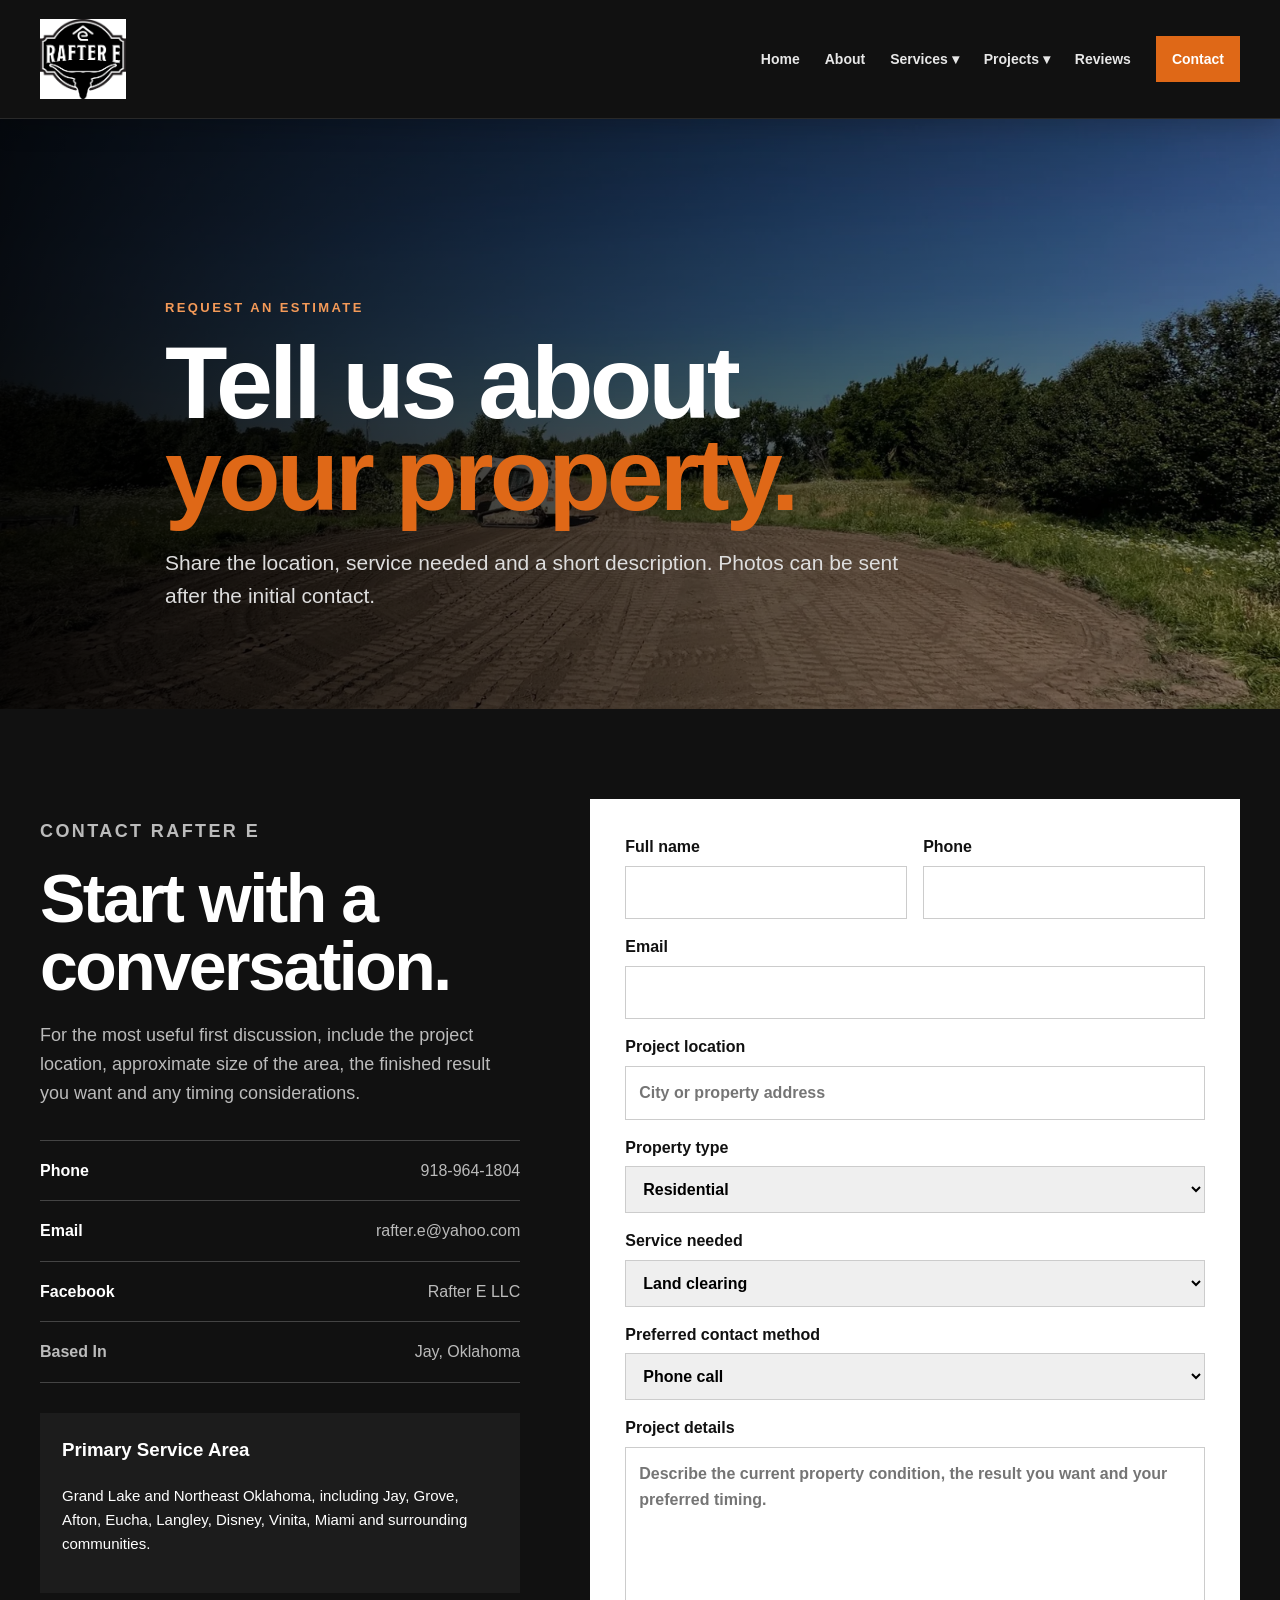
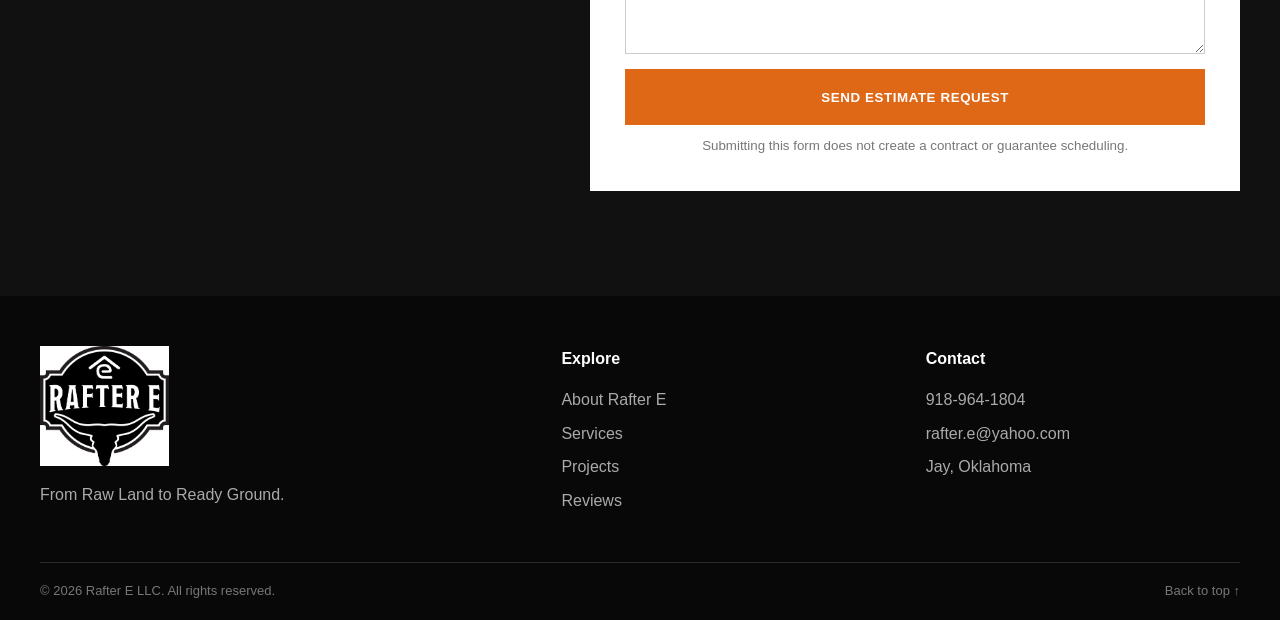
<file: contact.html>
<!doctype html>
<html lang="en">
<head>
  <meta charset="utf-8">
  <meta name="viewport" content="width=device-width,initial-scale=1">
  <title>Contact Rafter E LLC | Request an Estimate</title>
  <meta name="description" content="Contact Rafter E LLC for land clearing, site development, grading, building pads, driveways, shoreline restoration and storm cleanup.">
  <meta name="theme-color" content="#101010">
  <link rel="stylesheet" href="assets/styles.css">
  <script defer src="assets/script.js"></script>
</head>
<body id="top">
<a class="skip-link" href="#main">Skip to content</a>

<header class="site-header">
  <div class="container nav-wrap">
    <a class="brand" href="index.html" aria-label="Rafter E home">
      <img src="assets/images/rafter-e-logo.png" alt="Rafter E LLC">
    </a>
    <button class="menu-toggle" aria-expanded="false" aria-controls="main-nav">Menu</button>
    <nav id="main-nav" class="main-nav" aria-label="Main navigation">
  <a href="index.html">Home</a>
  <a href="about.html">About</a>
  <div class="nav-dropdown">
    <button class="dropdown-toggle" type="button" aria-expanded="false">Services <span>▾</span></button>
    <div class="dropdown-menu">
      <a href="services.html#land-clearing">Land Clearing</a>
      <a href="services.html#site-development">Site Development</a>
      <a href="services.html#building-pads">Building Pads</a>
      <a href="services.html#driveways">Driveways & Access Roads</a>
      <a href="services.html#forestry-mulching">Forestry Mulching</a>
      
      <a href="services.html#storm-cleanup">Storm Cleanup</a>
      <a href="services.html#custom-sawmilling">Custom Milling</a>
    </div>
  </div>
  <div class="nav-dropdown">
    <button class="dropdown-toggle" type="button" aria-expanded="false">Projects <span>▾</span></button>
    <div class="dropdown-menu">
      <a href="paradise-cove.html">Paradise Cove RV Park</a>
      <a href="mountain-bike-trail.html">Mountain Bike Trail</a><a href="smith-property.html">Smith Property Land Clearing</a>
      <a href="site-preparation.html">Site Preparation & Building Pads</a>
      <a href="driveways.html">Driveways & Access Roads</a>
      <a href="custom-milling.html">Custom Milling</a>
    </div>
  </div>
  <a href="reviews.html">Reviews</a>
  <a class="nav-cta" href="contact.html">Contact</a>
</nav>
  </div>
</header>

<main id="main">
  <section class="page-hero contact-hero">
    <div class="container page-hero-content">
      <p class="eyebrow">Request an Estimate</p>
      <h1>Tell us about<br><span>your property.</span></h1>
      <p>Share the location, service needed and a short description. Photos can be sent after the initial contact.</p>
    </div>
  </section>

  <section class="section estimate contact-page">
    <div class="container estimate-grid">
      <div class="estimate-copy reveal">
        <p class="eyebrow">Contact Rafter E</p>
        <h2>Start with a conversation.</h2>
        <p>For the most useful first discussion, include the project location, approximate size of the area, the finished result you want and any timing considerations.</p>
        <div class="contact-links">
          <a href="tel:+19189641804"><strong>Phone</strong><span>918-964-1804</span></a>
          <a href="mailto:rafter.e@yahoo.com"><strong>Email</strong><span>rafter.e@yahoo.com</span></a>
          <a href="https://www.facebook.com/profile.php?id=100090947217730" target="_blank" rel="noopener"><strong>Facebook</strong><span>Rafter E LLC</span></a>
          <span class="contact-static"><strong>Based In</strong><span>Jay, Oklahoma</span></span>
        </div>
        <div class="service-area-summary">
          <h3>Primary Service Area</h3>
          <p>Grand Lake and Northeast Oklahoma, including Jay, Grove, Afton, Eucha, Langley, Disney, Vinita, Miami and surrounding communities.</p>
        </div>
      </div>

      <form class="estimate-form reveal" name="estimate-request" method="POST" data-netlify="true" netlify-honeypot="bot-field" action="thank-you.html">
        <input type="hidden" name="form-name" value="estimate-request">
        <p class="hidden"><label>Do not fill this in: <input name="bot-field"></label></p>
        <div class="form-row"><label>Full name<input type="text" name="name" autocomplete="name" required></label><label>Phone<input type="tel" name="phone" autocomplete="tel" required></label></div>
        <label>Email<input type="email" name="email" autocomplete="email"></label>
        <label>Project location<input type="text" name="location" placeholder="City or property address"></label>
        <label>Property type
          <select name="property-type"><option>Residential</option><option>Lakefront</option><option>Farm or ranch</option><option>Commercial</option><option>Recreational</option><option>Other</option></select>
        </label>
        <label>Service needed
          <select name="service"><option>Land clearing</option><option>Site development</option><option>Building pad</option><option>Driveway or access road</option><option>Forestry mulching</option><option>Storm cleanup</option><option>Other</option></select>
        </label>
        <label>Preferred contact method
          <select name="contact-method"><option>Phone call</option><option>Text message</option><option>Email</option></select>
        </label>
        <label>Project details<textarea name="details" rows="7" placeholder="Describe the current property condition, the result you want and your preferred timing." required></textarea></label>
        <button class="button primary full" type="submit">Send Estimate Request</button>
        <small>Submitting this form does not create a contract or guarantee scheduling.</small>
      </form>
    </div>
  </section>
</main>

<footer class="site-footer">
  <div class="container footer-grid">
    <div class="footer-brand">
      <img src="assets/images/rafter-e-logo.png" alt="Rafter E LLC">
      <p>From Raw Land to Ready Ground.</p>
    </div>
    <div>
      <strong>Explore</strong>
      <a href="about.html">About Rafter E</a>
      <a href="services.html">Services</a>
      <a href="projects.html">Projects</a>
      <a href="reviews.html">Reviews</a>
    </div>
    <div>
      <strong>Contact</strong>
      <a href="tel:+19189641804">918-964-1804</a>
      <a href="mailto:rafter.e@yahoo.com">rafter.e@yahoo.com</a>
      <span>Jay, Oklahoma</span>
    </div>
  </div>
  <div class="container footer-bottom">
    <span>© <span id="year"></span> Rafter E LLC. All rights reserved.</span>
    <a href="#top">Back to top ↑</a>
  </div>
</footer>
<a class="mobile-call" href="tel:+19189641804">Call Rafter E</a>

</body></html>
</file>
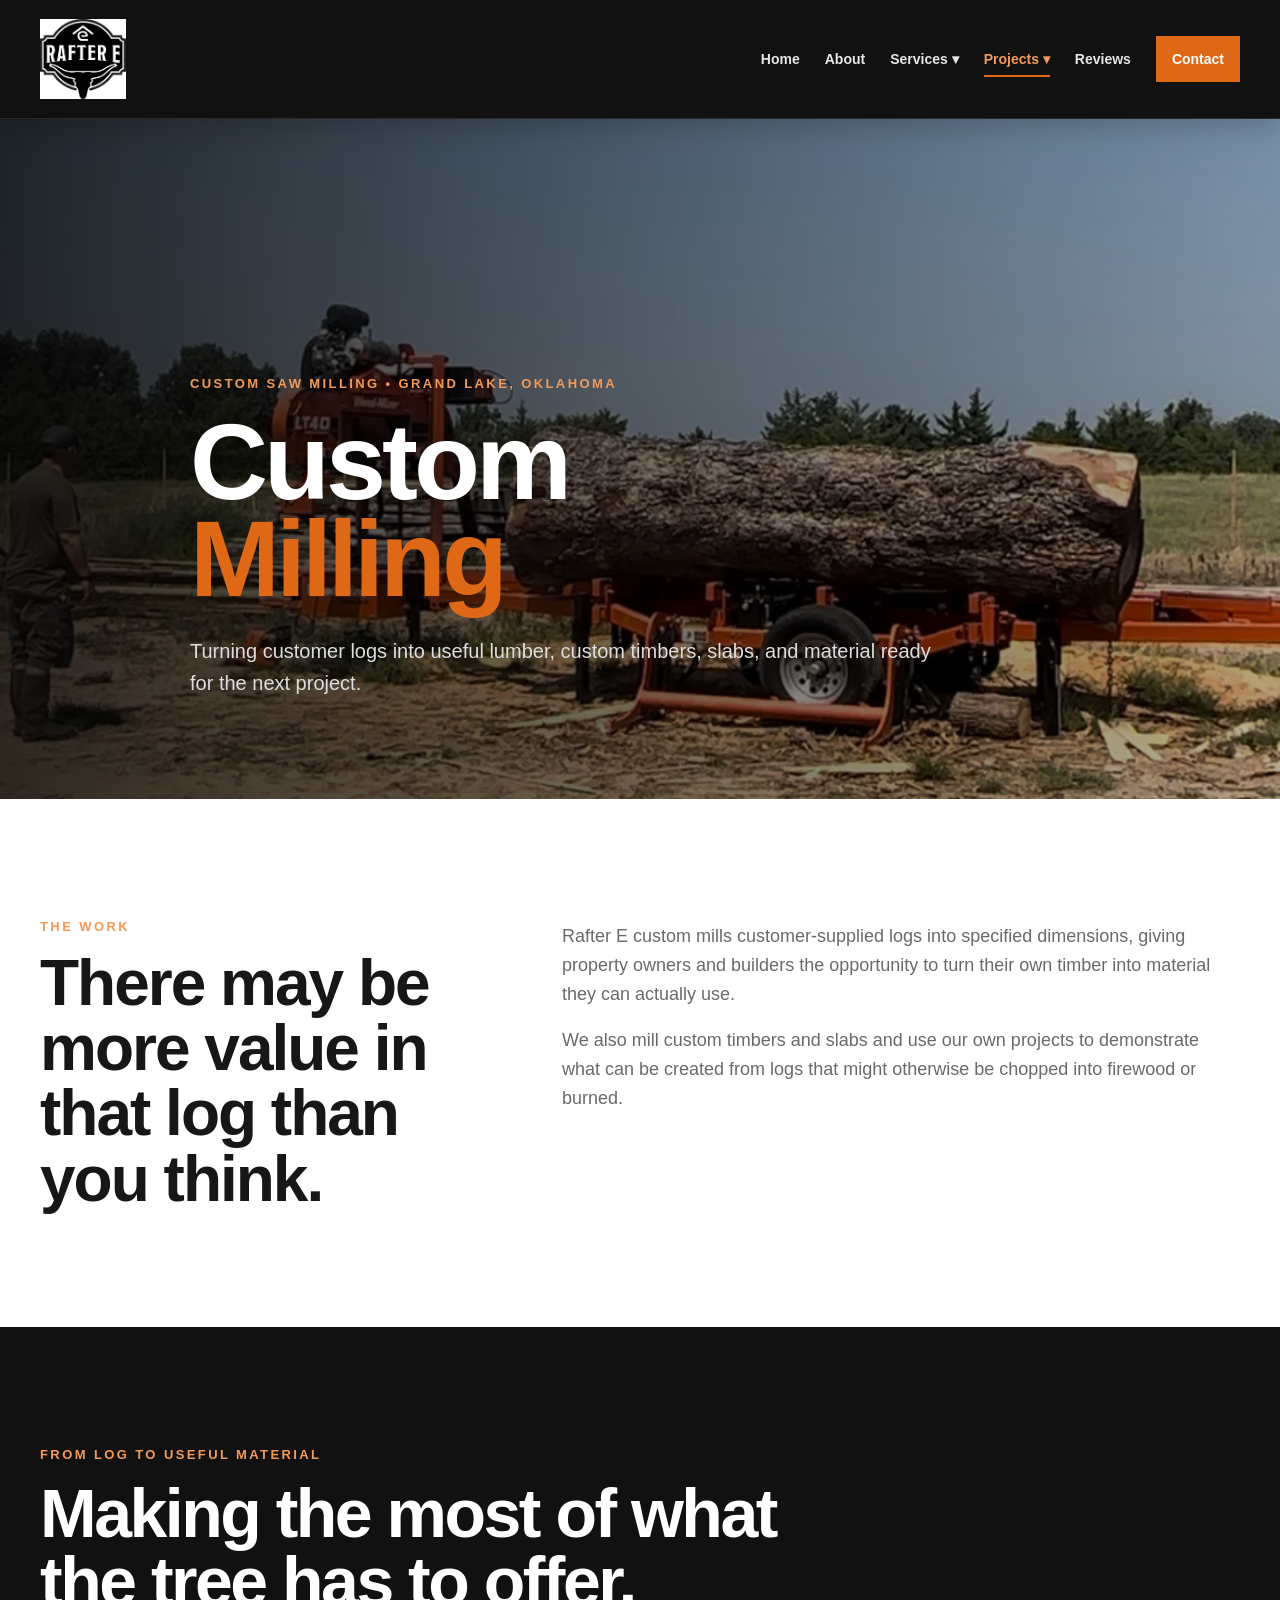
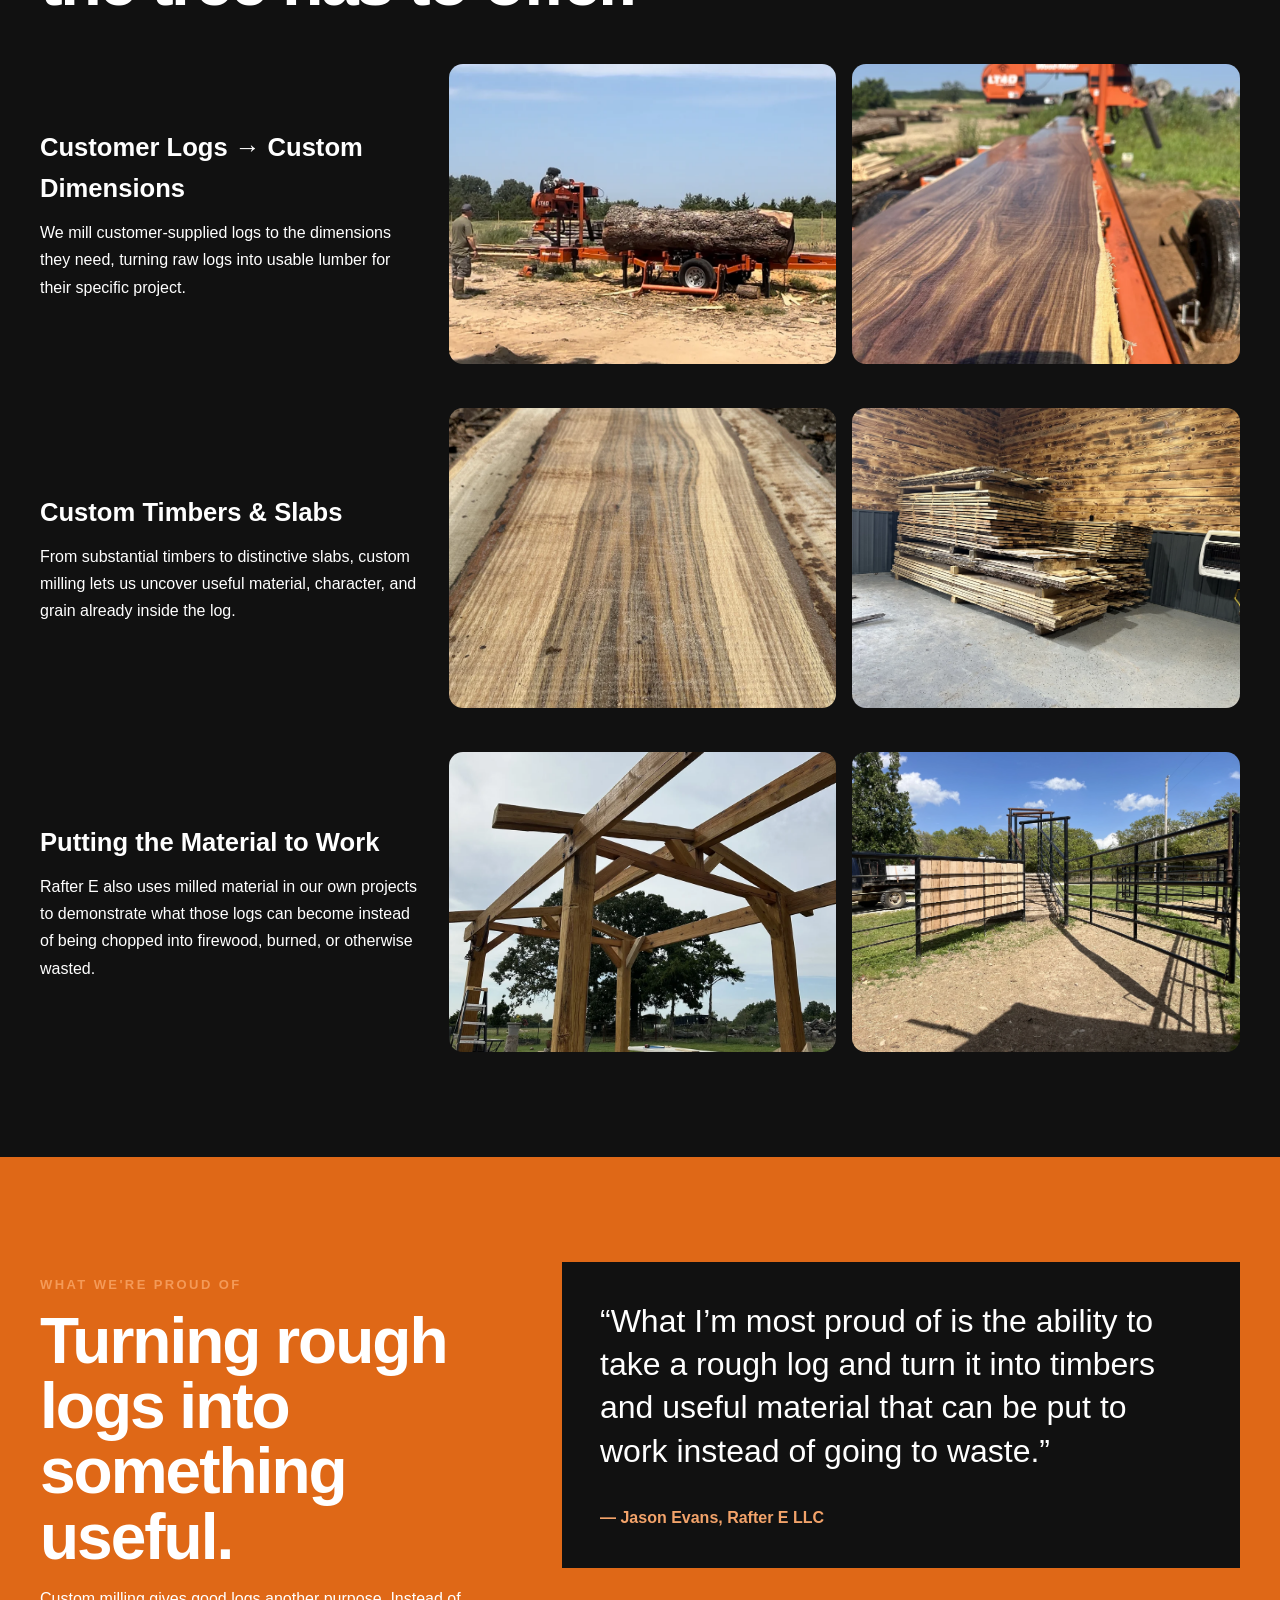
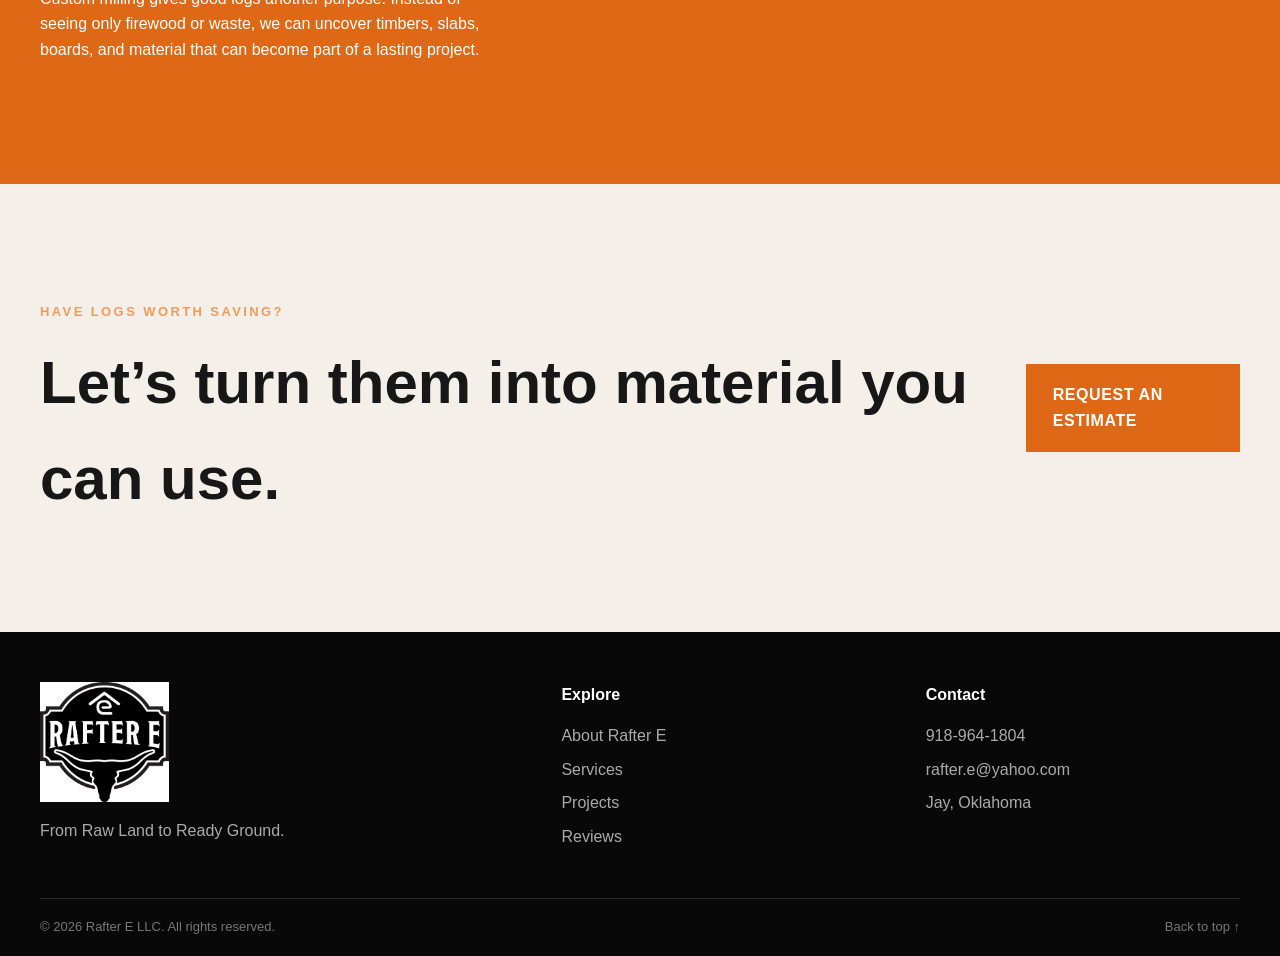
<file: custom-milling.html>
<!doctype html>
<html lang="en">
<head>
<meta charset="utf-8"><meta name="viewport" content="width=device-width,initial-scale=1">
<title>Custom Milling | Rafter E LLC</title>
<meta name="description" content="Rafter E LLC custom saw milling in the Grand Lake, Oklahoma area, milling customer logs into specified dimensions, custom timbers, slabs and useful project material.">
<link rel="stylesheet" href="assets/styles.css"><script defer src="assets/script.js"></script>
</head>
<body id="top"><a class="skip-link" href="#main">Skip to content</a>
<header class="site-header"><div class="container nav-wrap">
<a class="brand" href="index.html" aria-label="Rafter E home"><img src="assets/images/rafter-e-logo.png" alt="Rafter E LLC"></a>
<button class="menu-toggle" aria-expanded="false" aria-controls="main-nav">Menu</button>
<nav id="main-nav" class="main-nav" aria-label="Main navigation">
<a href="index.html">Home</a><a href="about.html">About</a>
<div class="nav-dropdown"><button class="dropdown-toggle" type="button" aria-expanded="false">Services <span>▾</span></button><div class="dropdown-menu">
<a href="services.html#land-clearing">Land Clearing</a><a href="services.html#site-development">Site Development</a><a href="services.html#building-pads">Building Pads</a><a href="services.html#driveways">Driveways & Access Roads</a><a href="services.html#forestry-mulching">Forestry Mulching</a><a href="services.html#storm-cleanup">Storm Cleanup</a><a href="services.html#custom-sawmilling">Custom Milling</a></div></div>
<div class="nav-dropdown current"><button class="dropdown-toggle" type="button" aria-expanded="false">Projects <span>▾</span></button><div class="dropdown-menu">
<a href="paradise-cove.html">Paradise Cove RV Park</a><a href="mountain-bike-trail.html">Mountain Bike Trail</a><a href="smith-property.html">Smith Property Land Clearing</a><a href="site-preparation.html">Site Preparation & Building Pads</a><a href="driveways.html">Driveways & Access Roads</a>
      <a href="custom-milling.html" aria-current="page">Custom Milling</a></div></div>
<a href="reviews.html">Reviews</a><a class="nav-cta" href="contact.html">Contact</a>
</nav></div></header>
<main id="main"><section class="pc-hero" style="background-image:linear-gradient(90deg,rgba(0,0,0,.82),rgba(0,0,0,.28)),url('assets/images/custom-milling/milling-log-on-mill.webp')"><div class="container pc-hero-copy"><p class="eyebrow">Custom Saw Milling • Grand Lake, Oklahoma</p><h1>Custom<br><span>Milling</span></h1><p>Turning customer logs into useful lumber, custom timbers, slabs, and material ready for the next project.</p></div></section>
<section class="section"><div class="container pc-story"><div><p class="eyebrow">The Work</p><h2>There may be more value in that log than you think.</h2></div><div><p>Rafter E custom mills customer-supplied logs into specified dimensions, giving property owners and builders the opportunity to turn their own timber into material they can actually use.</p><p>We also mill custom timbers and slabs and use our own projects to demonstrate what can be created from logs that might otherwise be chopped into firewood or burned.</p></div></div></section>
<section class="section pc-gallery-wrap">
  <div class="container">
    <div class="section-heading">
      <p class="eyebrow">From Log to Useful Material</p>
      <h2>Making the most of what the tree has to offer.</h2>
    </div>

    <div class="milling-gallery">
      <div class="milling-showcase">
        <div class="milling-copy">
          <h3>Customer Logs → Custom Dimensions</h3>
          <p>We mill customer-supplied logs to the dimensions they need, turning raw logs into usable lumber for their specific project.</p>
        </div>
        <div class="milling-pair">
          <img src="assets/images/custom-milling/milling-log-on-mill.webp" alt="Customer log loaded on the Rafter E sawmill" loading="lazy">
          <img src="assets/images/custom-milling/milling-slab-on-mill.webp" alt="Freshly milled slab on the Rafter E sawmill" loading="lazy">
        </div>
      </div>

      <div class="milling-showcase">
        <div class="milling-copy">
          <h3>Custom Timbers & Slabs</h3>
          <p>From substantial timbers to distinctive slabs, custom milling lets us uncover useful material, character, and grain already inside the log.</p>
        </div>
        <div class="milling-pair">
          <img src="assets/images/custom-milling/milling-slab-grain.webp" alt="Distinctive grain in a custom milled slab" loading="lazy">
          <img src="assets/images/custom-milling/milling-stacked-material.webp" alt="Stacks of custom milled lumber and slabs" loading="lazy">
        </div>
      </div>

      <div class="milling-showcase">
        <div class="milling-copy">
          <h3>Putting the Material to Work</h3>
          <p>Rafter E also uses milled material in our own projects to demonstrate what those logs can become instead of being chopped into firewood, burned, or otherwise wasted.</p>
        </div>
        <div class="milling-pair">
          <img src="assets/images/custom-milling/milling-timber-frame.webp" alt="Timber-frame project built with milled material" loading="lazy">
          <img src="assets/images/custom-milling/milling-finished-project.webp" alt="Finished Rafter E project using custom milled lumber" loading="lazy">
        </div>
      </div>
    </div>
  </div>
</section>

<section class="section pc-result"><div class="container pc-result-grid"><div><p class="eyebrow">What We're Proud Of</p><h2>Turning rough logs into something useful.</h2><p>Custom milling gives good logs another purpose. Instead of seeing only firewood or waste, we can uncover timbers, slabs, boards, and material that can become part of a lasting project.</p></div><blockquote><p>“What I’m most proud of is the ability to take a rough log and turn it into timbers and useful material that can be put to work instead of going to waste.”</p><footer>— Jason Evans, Rafter E LLC</footer></blockquote></div></section>
<section class="section cta-band"><div class="container cta-band-inner"><div><p class="eyebrow">Have Logs Worth Saving?</p><h2>Let’s turn them into material you can use.</h2></div><a class="button primary" href="contact.html">Request an Estimate</a></div></section></main>
<footer class="site-footer"><div class="container footer-grid"><div class="footer-brand"><img src="assets/images/rafter-e-logo.png" alt="Rafter E LLC"><p>From Raw Land to Ready Ground.</p></div><div><strong>Explore</strong><a href="about.html">About Rafter E</a><a href="services.html">Services</a><a href="projects.html">Projects</a><a href="reviews.html">Reviews</a></div><div><strong>Contact</strong><a href="tel:+19189641804">918-964-1804</a><a href="mailto:rafter.e@yahoo.com">rafter.e@yahoo.com</a><span>Jay, Oklahoma</span></div></div><div class="container footer-bottom"><span>© <span id="year"></span> Rafter E LLC. All rights reserved.</span><a href="#top">Back to top ↑</a></div></footer><a class="mobile-call" href="tel:+19189641804">Call Rafter E</a>
</body></html>
</file>
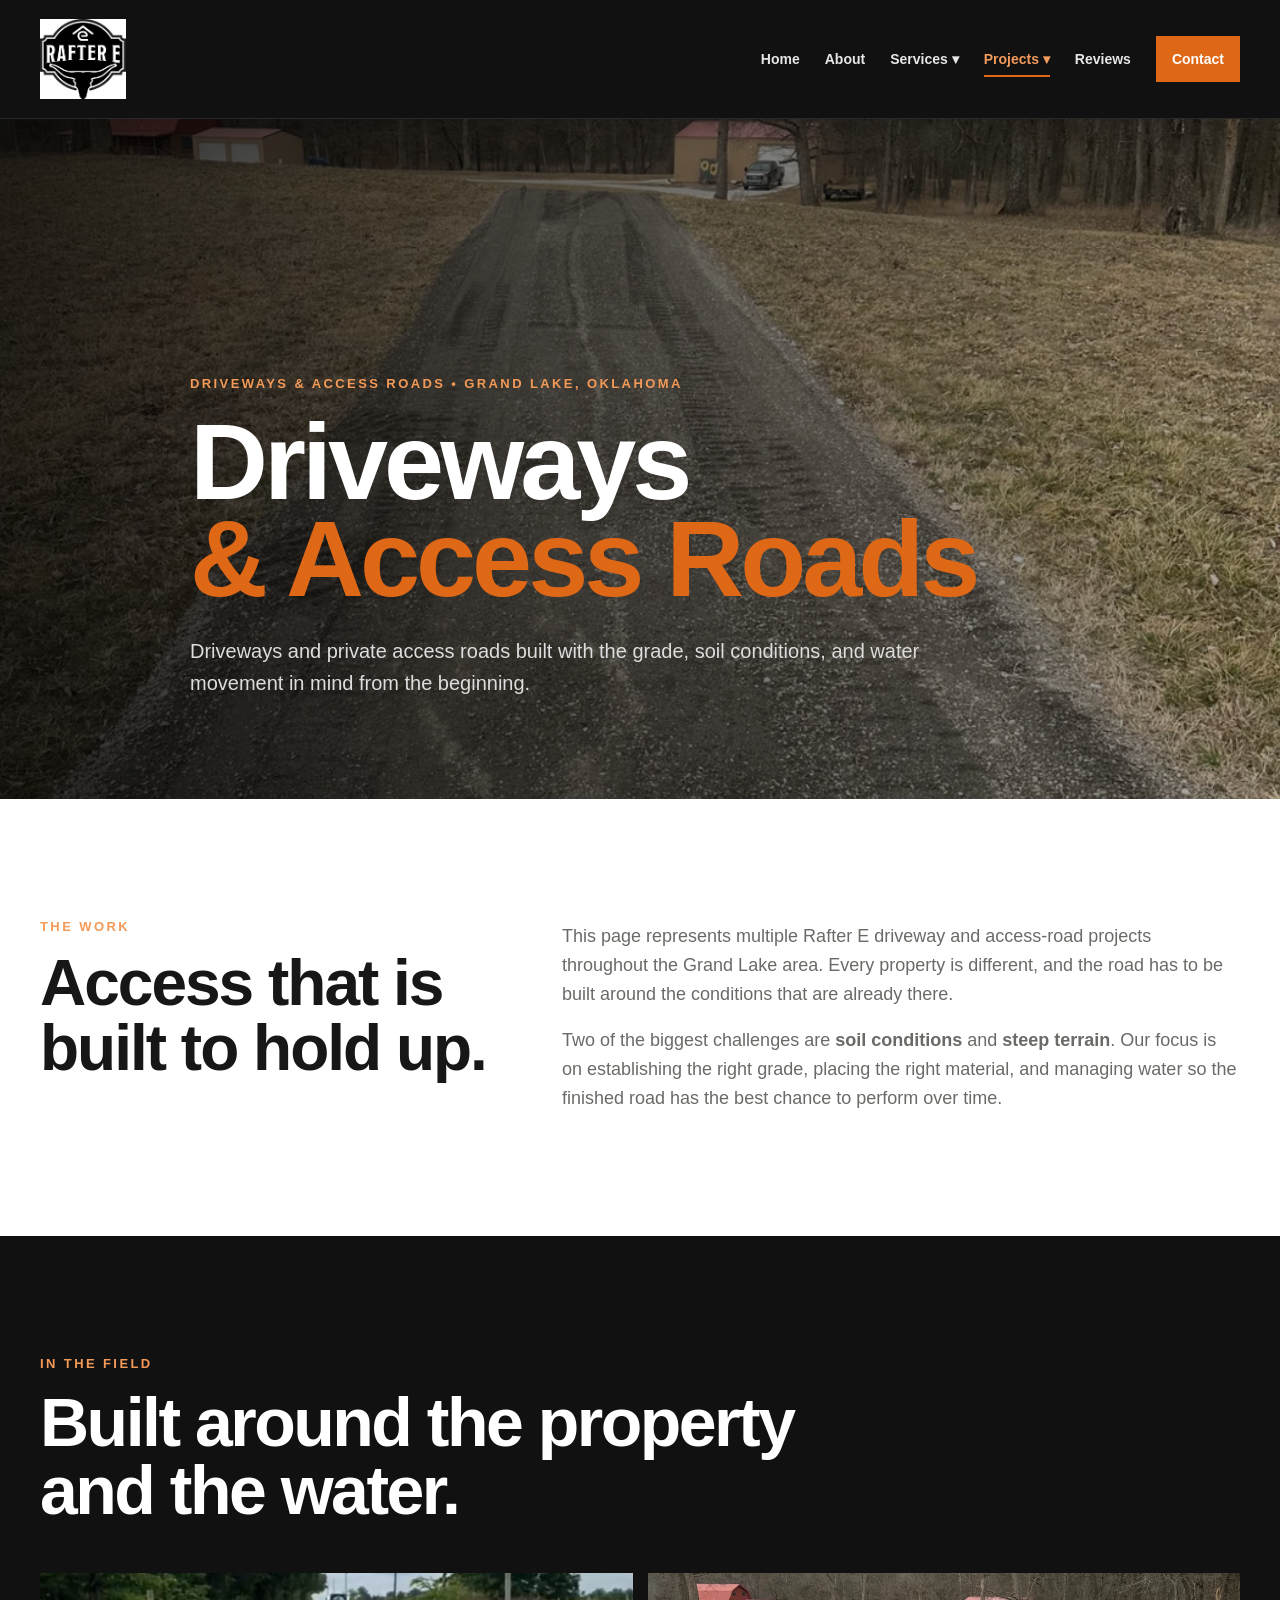
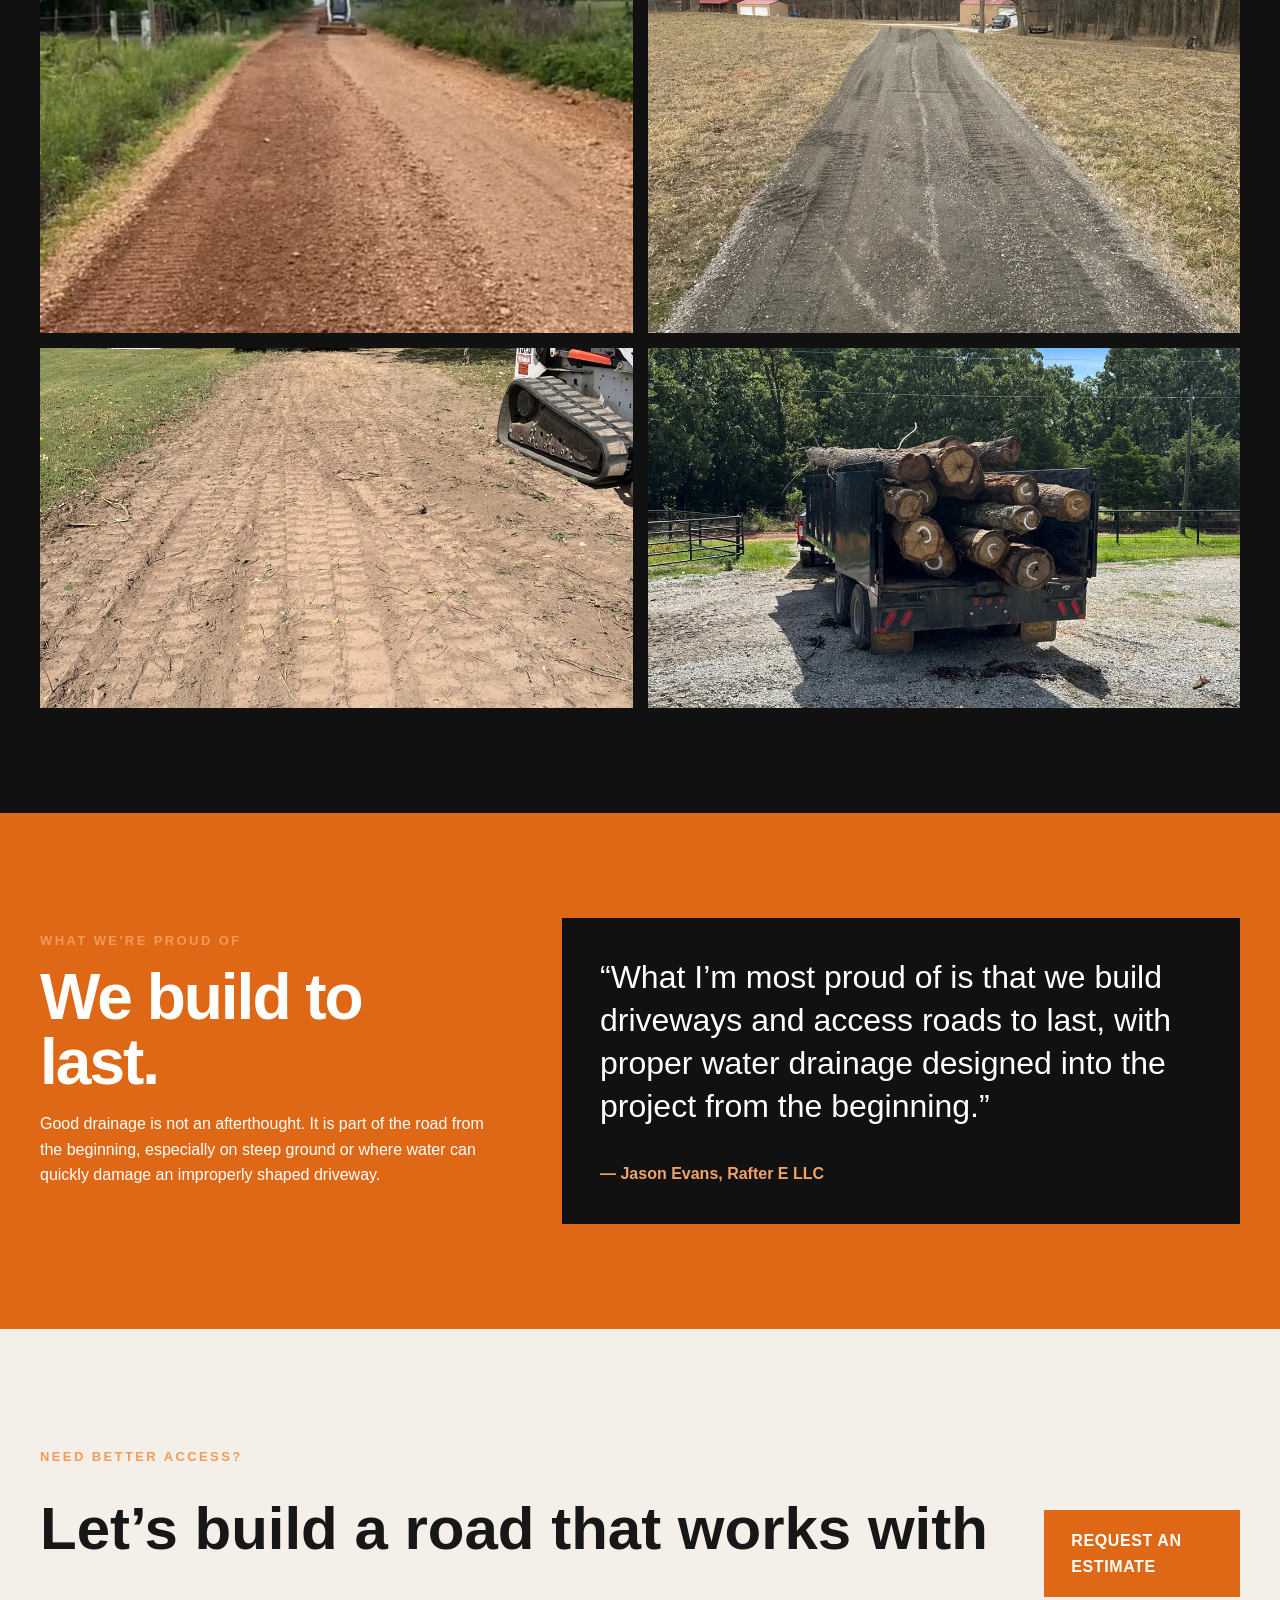
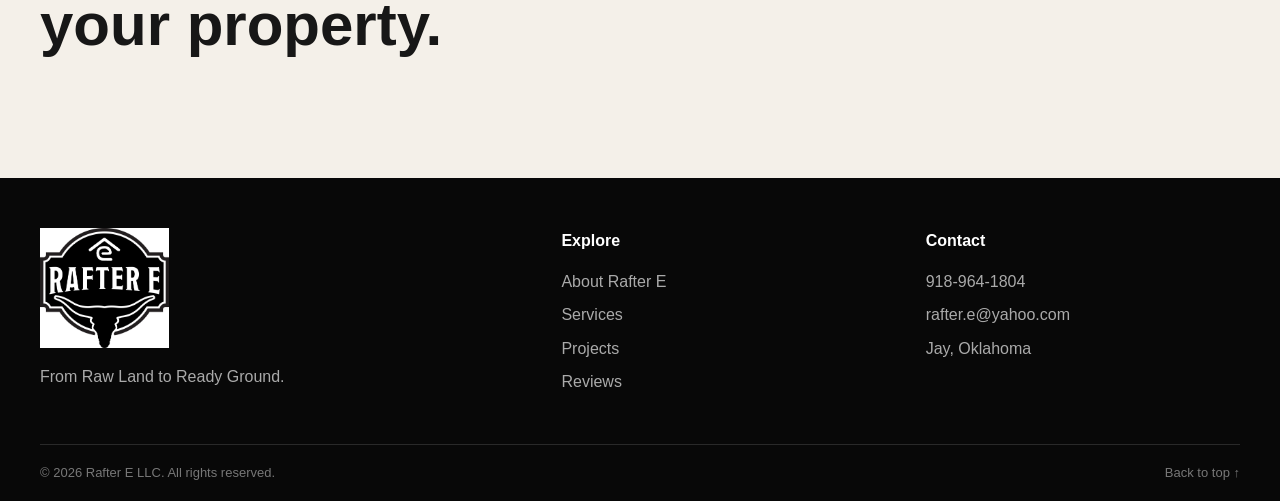
<file: driveways.html>
<!doctype html>
<html lang="en">
<head>
<meta charset="utf-8"><meta name="viewport" content="width=device-width,initial-scale=1">
<title>Driveways & Access Roads | Rafter E LLC</title>
<meta name="description" content="Rafter E LLC driveway and access-road construction throughout the Grand Lake, Oklahoma area, with proper grading and drainage built in from the start.">
<link rel="stylesheet" href="assets/styles.css"><script defer src="assets/script.js"></script>
</head>
<body id="top"><a class="skip-link" href="#main">Skip to content</a>
<header class="site-header"><div class="container nav-wrap">
<a class="brand" href="index.html" aria-label="Rafter E home"><img src="assets/images/rafter-e-logo.png" alt="Rafter E LLC"></a>
<button class="menu-toggle" aria-expanded="false" aria-controls="main-nav">Menu</button>
<nav id="main-nav" class="main-nav" aria-label="Main navigation">
<a href="index.html">Home</a><a href="about.html">About</a>
<div class="nav-dropdown"><button class="dropdown-toggle" type="button" aria-expanded="false">Services <span>▾</span></button><div class="dropdown-menu">
<a href="services.html#land-clearing">Land Clearing</a><a href="services.html#site-development">Site Development</a><a href="services.html#building-pads">Building Pads</a><a href="services.html#driveways">Driveways & Access Roads</a><a href="services.html#forestry-mulching">Forestry Mulching</a><a href="services.html#storm-cleanup">Storm Cleanup</a><a href="services.html#custom-sawmilling">Custom Milling</a></div></div>
<div class="nav-dropdown current"><button class="dropdown-toggle" type="button" aria-expanded="false">Projects <span>▾</span></button><div class="dropdown-menu">
<a href="paradise-cove.html">Paradise Cove RV Park</a><a href="mountain-bike-trail.html">Mountain Bike Trail</a><a href="smith-property.html">Smith Property Land Clearing</a><a href="site-preparation.html">Site Preparation & Building Pads</a><a href="driveways.html" aria-current="page">Driveways & Access Roads</a>
      <a href="custom-milling.html">Custom Milling</a></div></div>
<a href="reviews.html">Reviews</a><a class="nav-cta" href="contact.html">Contact</a>
</nav></div></header>
<main id="main"><section class="pc-hero" style="background-image:linear-gradient(90deg,rgba(0,0,0,.82),rgba(0,0,0,.28)),url('assets/images/driveways/driveway-02.webp')"><div class="container pc-hero-copy"><p class="eyebrow">Driveways & Access Roads • Grand Lake, Oklahoma</p><h1>Driveways<br><span>& Access Roads</span></h1><p>Driveways and private access roads built with the grade, soil conditions, and water movement in mind from the beginning.</p></div></section>
<section class="section"><div class="container pc-story"><div><p class="eyebrow">The Work</p><h2>Access that is built to hold up.</h2></div><div><p>This page represents multiple Rafter E driveway and access-road projects throughout the Grand Lake area. Every property is different, and the road has to be built around the conditions that are already there.</p><p>Two of the biggest challenges are <strong>soil conditions</strong> and <strong>steep terrain</strong>. Our focus is on establishing the right grade, placing the right material, and managing water so the finished road has the best chance to perform over time.</p></div></div></section>
<section class="section pc-gallery-wrap"><div class="container"><div class="section-heading"><p class="eyebrow">In the Field</p><h2>Built around the property and the water.</h2></div><div class="pc-gallery pc-gallery-four"><img src="assets/images/driveways/driveway-01.webp" alt="Rafter E driveway and access road construction in the Grand Lake area" loading="lazy"><img src="assets/images/driveways/driveway-02.webp" alt="Rafter E driveway and access road construction in the Grand Lake area" loading="lazy"><img src="assets/images/driveways/driveway-03.webp" alt="Rafter E driveway and access road construction in the Grand Lake area" loading="lazy"><img src="assets/images/driveways/driveway-04.webp" alt="Rafter E driveway and access road construction in the Grand Lake area" loading="lazy"></div></div></section>
<section class="section pc-result"><div class="container pc-result-grid"><div><p class="eyebrow">What We're Proud Of</p><h2>We build to last.</h2><p>Good drainage is not an afterthought. It is part of the road from the beginning, especially on steep ground or where water can quickly damage an improperly shaped driveway.</p></div><blockquote><p>“What I’m most proud of is that we build driveways and access roads to last, with proper water drainage designed into the project from the beginning.”</p><footer>— Jason Evans, Rafter E LLC</footer></blockquote></div></section>
<section class="section cta-band"><div class="container cta-band-inner"><div><p class="eyebrow">Need Better Access?</p><h2>Let’s build a road that works with your property.</h2></div><a class="button primary" href="contact.html">Request an Estimate</a></div></section></main>
<footer class="site-footer"><div class="container footer-grid"><div class="footer-brand"><img src="assets/images/rafter-e-logo.png" alt="Rafter E LLC"><p>From Raw Land to Ready Ground.</p></div><div><strong>Explore</strong><a href="about.html">About Rafter E</a><a href="services.html">Services</a><a href="projects.html">Projects</a><a href="reviews.html">Reviews</a></div><div><strong>Contact</strong><a href="tel:+19189641804">918-964-1804</a><a href="mailto:rafter.e@yahoo.com">rafter.e@yahoo.com</a><span>Jay, Oklahoma</span></div></div><div class="container footer-bottom"><span>© <span id="year"></span> Rafter E LLC. All rights reserved.</span><a href="#top">Back to top ↑</a></div></footer><a class="mobile-call" href="tel:+19189641804">Call Rafter E</a>
</body></html>
</file>
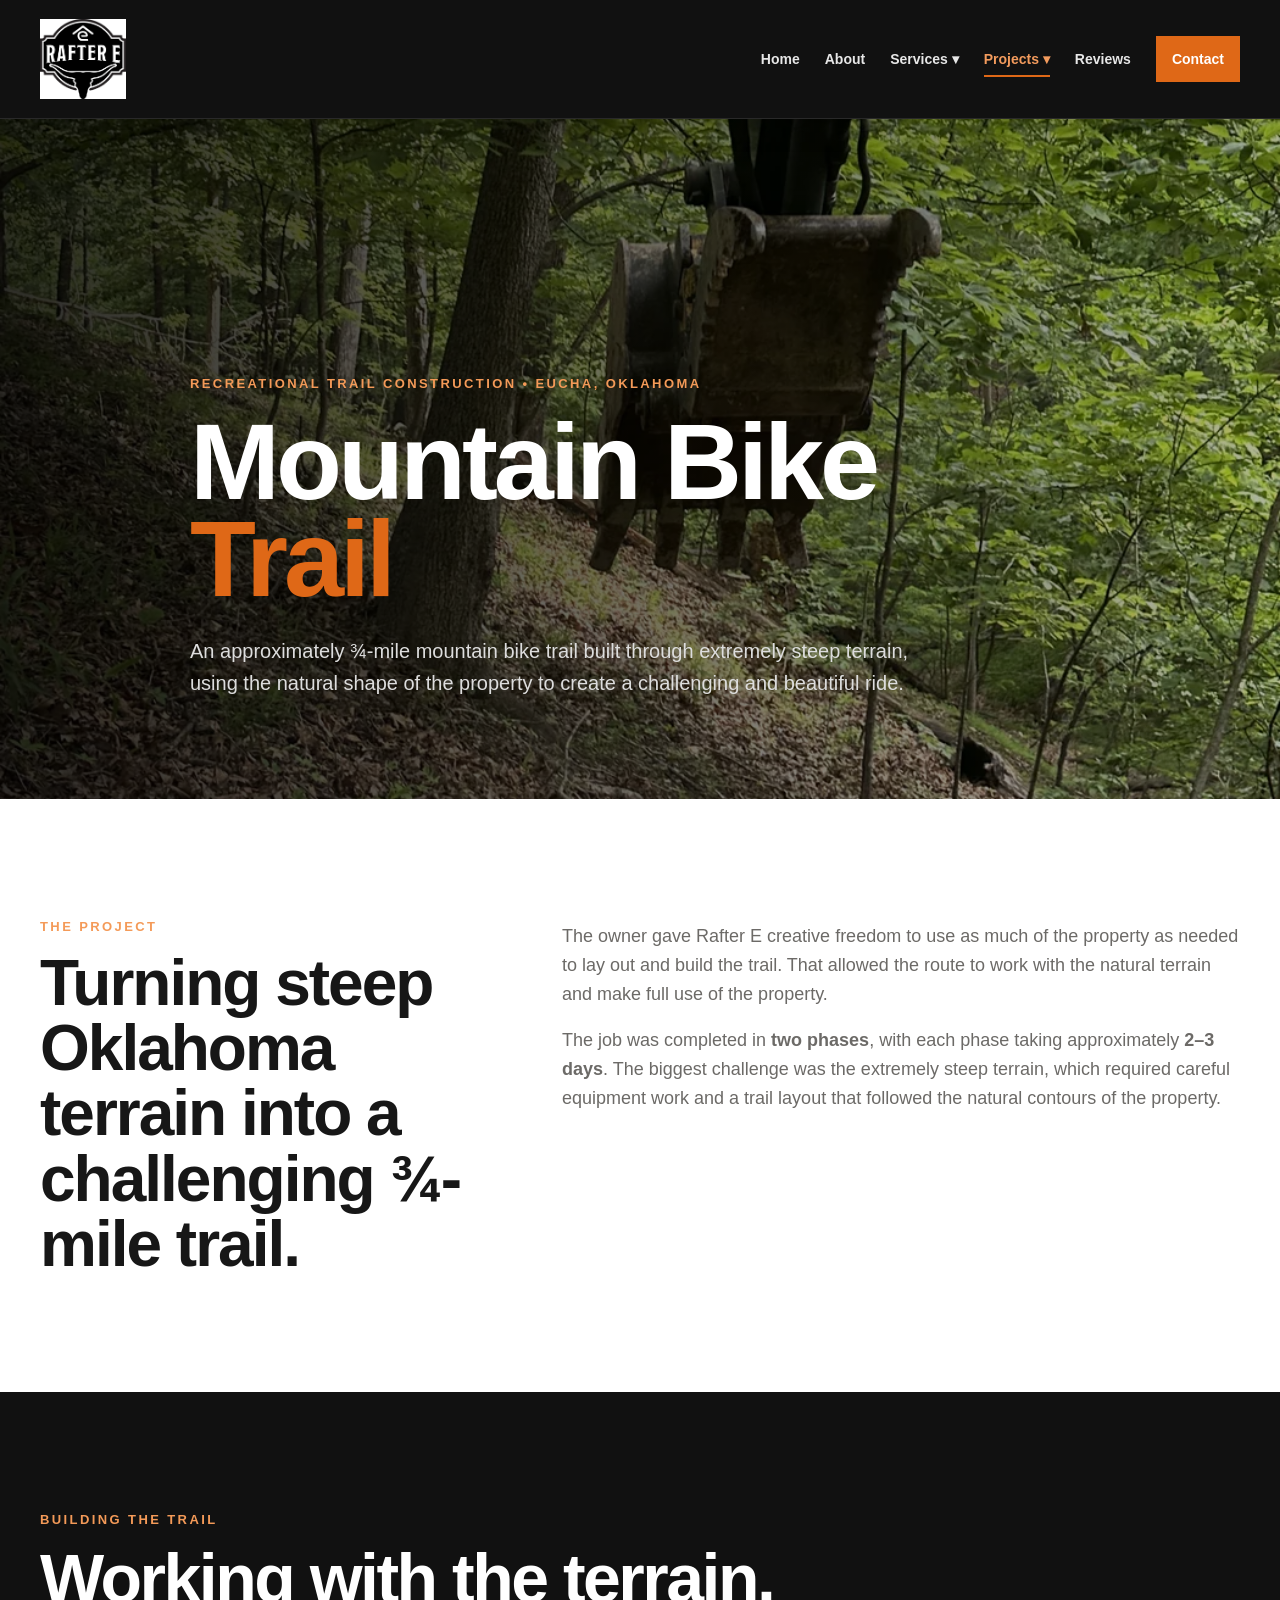
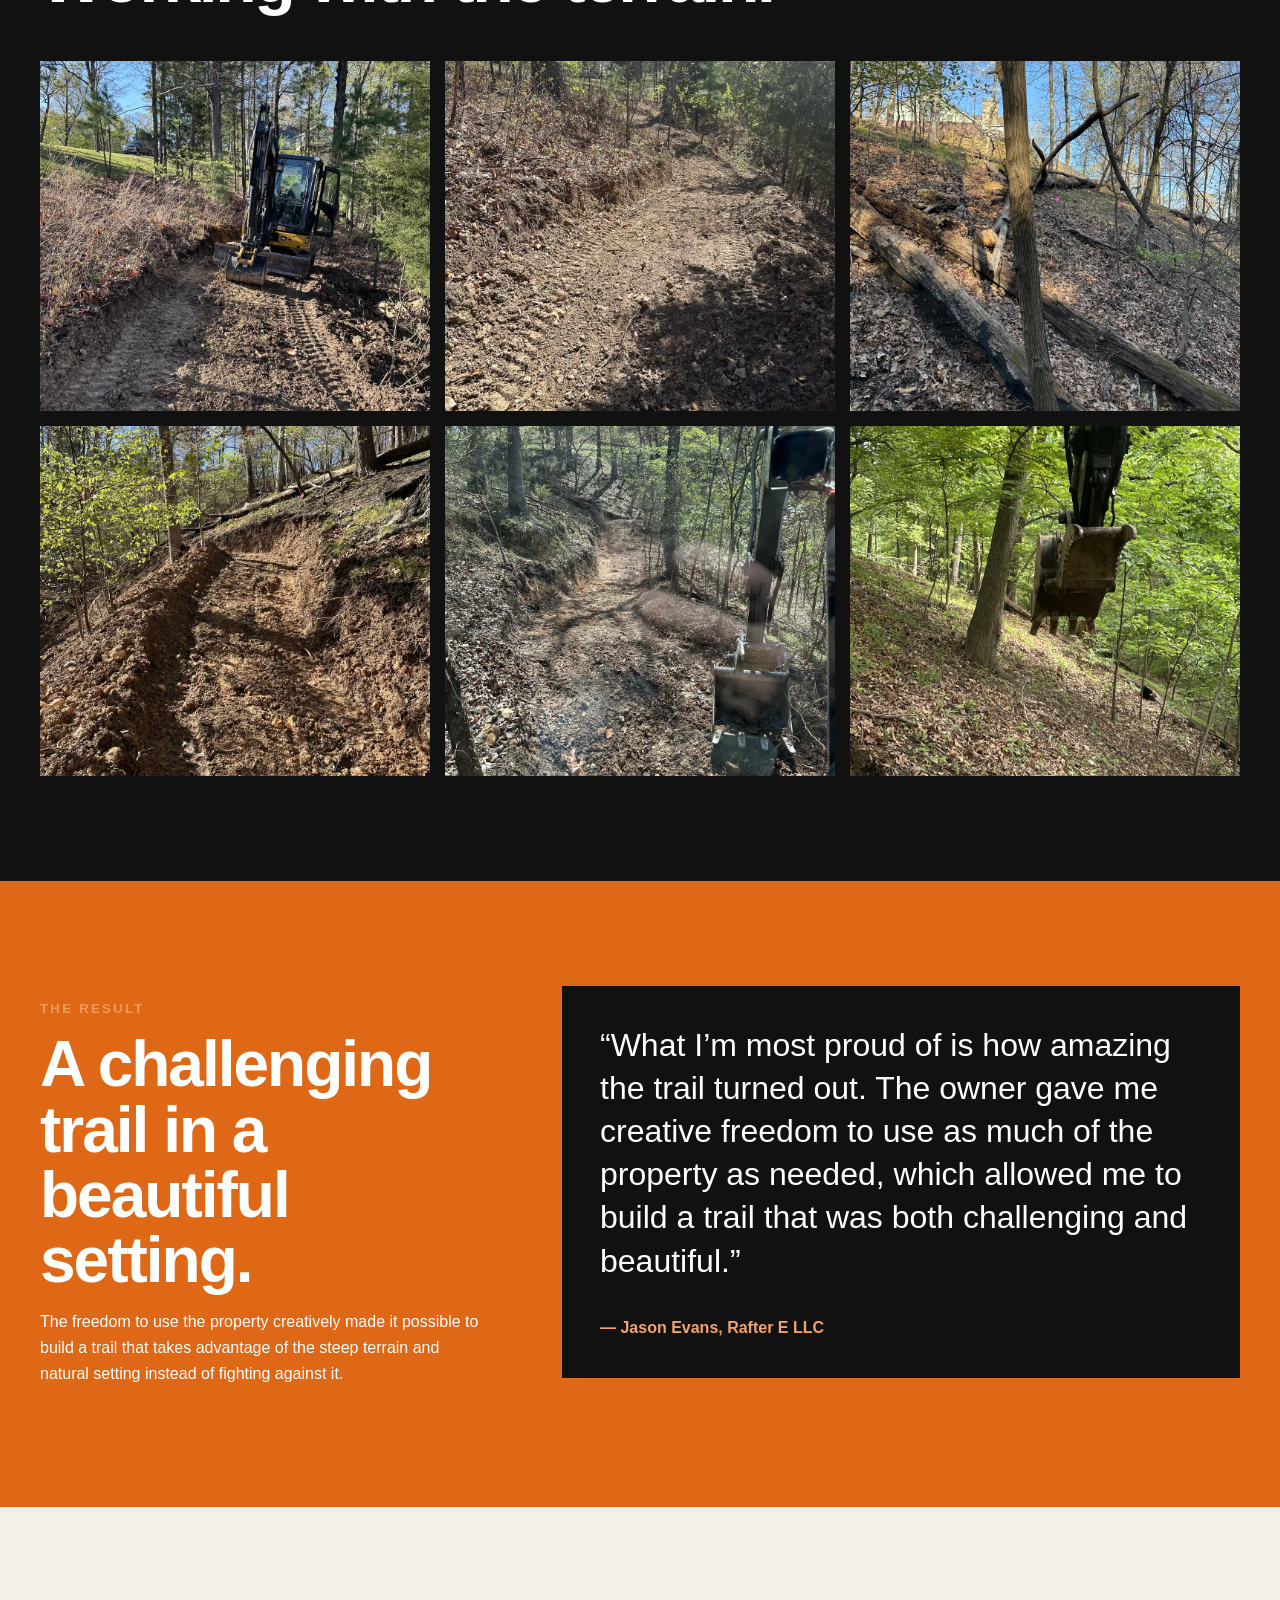
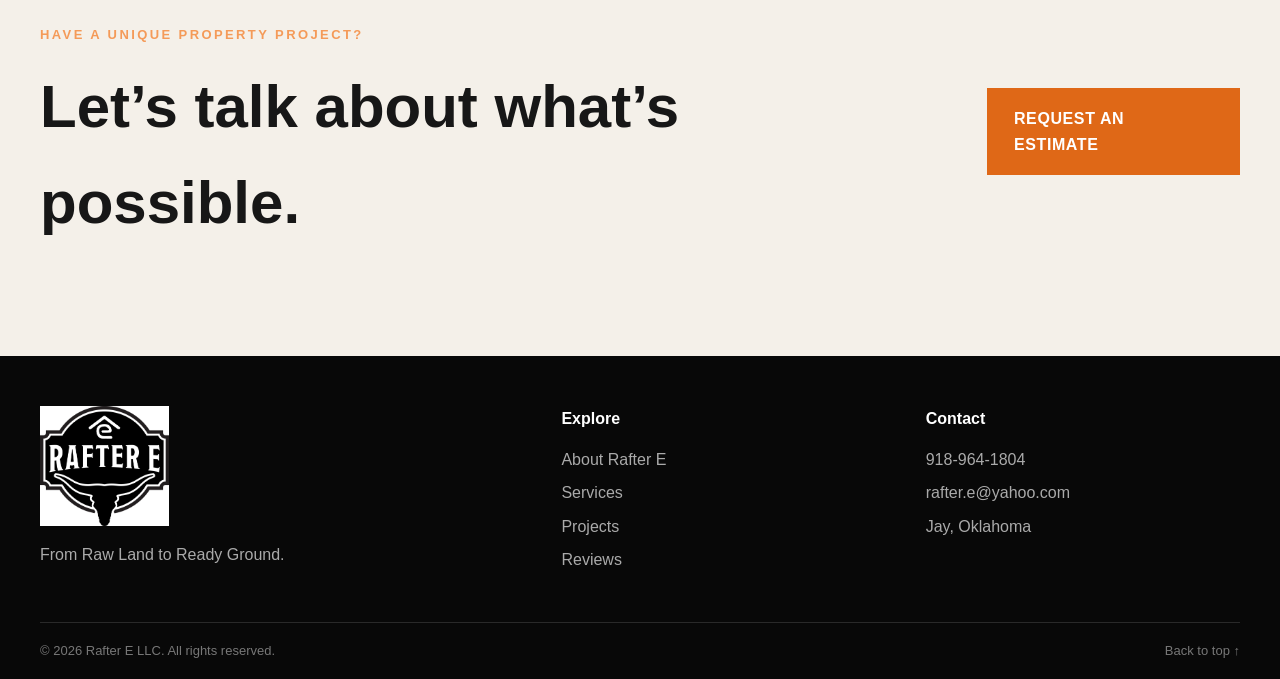
<file: mountain-bike-trail.html>
<!doctype html>
<html lang="en">
<head>
<meta charset="utf-8"><meta name="viewport" content="width=device-width,initial-scale=1">
<title>Mountain Bike Trail | Rafter E LLC</title>
<meta name="description" content="Paradise Cove RV Park in Afton, Oklahoma — a nine-space RV park development completed by Rafter E LLC as prime contractor.">
<link rel="stylesheet" href="assets/styles.css"><script defer src="assets/script.js"></script>
</head>
<body id="top"><a class="skip-link" href="#main">Skip to content</a>
<header class="site-header"><div class="container nav-wrap">
<a class="brand" href="index.html" aria-label="Rafter E home"><img src="assets/images/rafter-e-logo.png" alt="Rafter E LLC"></a>
<button class="menu-toggle" aria-expanded="false" aria-controls="main-nav">Menu</button>
<nav id="main-nav" class="main-nav" aria-label="Main navigation">
<a href="index.html">Home</a><a href="about.html">About</a>
<div class="nav-dropdown"><button class="dropdown-toggle" type="button" aria-expanded="false">Services <span>▾</span></button><div class="dropdown-menu">
<a href="services.html#land-clearing">Land Clearing</a><a href="services.html#site-development">Site Development</a><a href="services.html#building-pads">Building Pads</a><a href="services.html#driveways">Driveways & Access Roads</a><a href="services.html#forestry-mulching">Forestry Mulching</a><a href="services.html#storm-cleanup">Storm Cleanup</a><a href="services.html#custom-sawmilling">Custom Milling</a></div></div>
<div class="nav-dropdown current"><button class="dropdown-toggle" type="button" aria-expanded="false">Projects <span>▾</span></button><div class="dropdown-menu">
<a href="paradise-cove.html">Paradise Cove RV Park</a><a href="mountain-bike-trail.html" aria-current="page">Mountain Bike Trail</a><a href="site-preparation.html">Site Preparation & Building Pads</a><a href="driveways.html">Driveways & Access Roads</a>
      <a href="custom-milling.html">Custom Milling</a></div></div>
<a href="reviews.html">Reviews</a><a class="nav-cta" href="contact.html">Contact</a>
</nav></div></header>
<main id="main">
<section class="pc-hero" style="background-image:linear-gradient(90deg,rgba(0,0,0,.82),rgba(0,0,0,.28)),url('assets/images/mountain-bike-trail/trail-18.webp')">
  <div class="container pc-hero-copy">
    <p class="eyebrow">Recreational Trail Construction • Eucha, Oklahoma</p>
    <h1>Mountain Bike<br><span>Trail</span></h1>
    <p>An approximately ¾-mile mountain bike trail built through extremely steep terrain, using the natural shape of the property to create a challenging and beautiful ride.</p>
  </div>
</section>

<section class="section">
  <div class="container pc-story">
    <div>
      <p class="eyebrow">The Project</p>
      <h2>Turning steep Oklahoma terrain into a challenging ¾-mile trail.</h2>
    </div>
    <div>
      <p>The owner gave Rafter E creative freedom to use as much of the property as needed to lay out and build the trail. That allowed the route to work with the natural terrain and make full use of the property.</p>
      <p>The job was completed in <strong>two phases</strong>, with each phase taking approximately <strong>2–3 days</strong>. The biggest challenge was the extremely steep terrain, which required careful equipment work and a trail layout that followed the natural contours of the property.</p>
    </div>
  </div>
</section>

<section class="section pc-gallery-wrap">
  <div class="container">
    <div class="section-heading">
      <p class="eyebrow">Building the Trail</p>
      <h2>Working with the terrain.</h2>
    </div>
    <div class="pc-gallery">
      <img src="assets/images/mountain-bike-trail/trail-03.webp" alt="Steep terrain on the Eucha mountain bike trail">
      <img src="assets/images/mountain-bike-trail/trail-06.webp" alt="Mountain bike trail construction in progress">
      <img src="assets/images/mountain-bike-trail/trail-08.webp" alt="Rafter E equipment building the mountain bike trail">
      <img src="assets/images/mountain-bike-trail/trail-11.webp" alt="Trail taking shape through wooded terrain">
      <img src="assets/images/mountain-bike-trail/trail-15.webp" alt="Finished section of the mountain bike trail">
      <img src="assets/images/mountain-bike-trail/trail-18.webp" alt="Mountain bike trail through the Eucha property">
    </div>
  </div>
</section>

<section class="section pc-result">
  <div class="container pc-result-grid">
    <div>
      <p class="eyebrow">The Result</p>
      <h2>A challenging trail in a beautiful setting.</h2>
      <p>The freedom to use the property creatively made it possible to build a trail that takes advantage of the steep terrain and natural setting instead of fighting against it.</p>
    </div>
    <blockquote>
      <p>“What I’m most proud of is how amazing the trail turned out. The owner gave me creative freedom to use as much of the property as needed, which allowed me to build a trail that was both challenging and beautiful.”</p>
      <footer>— Jason Evans, Rafter E LLC</footer>
    </blockquote>
  </div>
</section>

<section class="section cta-band">
  <div class="container cta-band-inner">
    <div>
      <p class="eyebrow">Have a Unique Property Project?</p>
      <h2>Let’s talk about what’s possible.</h2>
    </div>
    <a class="button primary" href="contact.html">Request an Estimate</a>
  </div>
</section>
</main>
<footer class="site-footer"><div class="container footer-grid"><div class="footer-brand"><img src="assets/images/rafter-e-logo.png" alt="Rafter E LLC"><p>From Raw Land to Ready Ground.</p></div><div><strong>Explore</strong><a href="about.html">About Rafter E</a><a href="services.html">Services</a><a href="projects.html">Projects</a><a href="reviews.html">Reviews</a></div><div><strong>Contact</strong><a href="tel:+19189641804">918-964-1804</a><a href="mailto:rafter.e@yahoo.com">rafter.e@yahoo.com</a><span>Jay, Oklahoma</span></div></div><div class="container footer-bottom"><span>© <span id="year"></span> Rafter E LLC. All rights reserved.</span><a href="#top">Back to top ↑</a></div></footer><a class="mobile-call" href="tel:+19189641804">Call Rafter E</a>
</body></html>
</file>
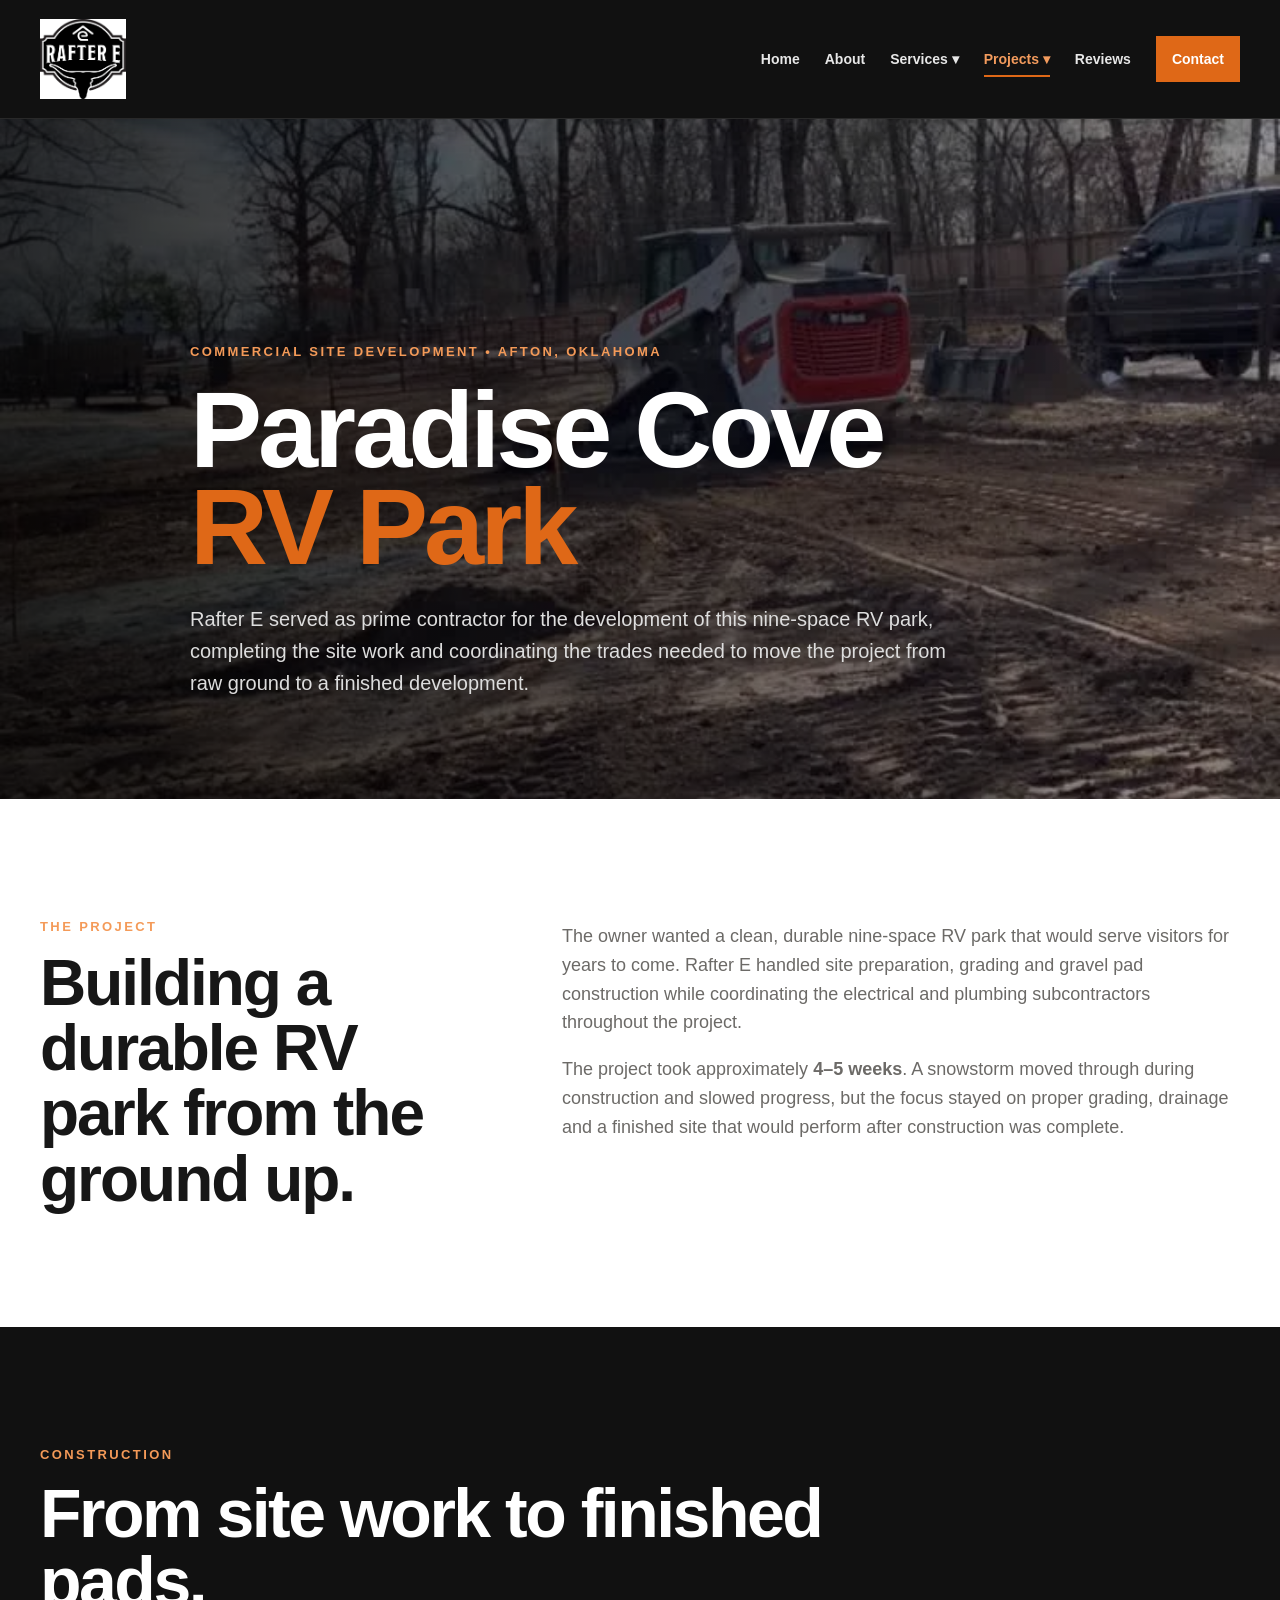
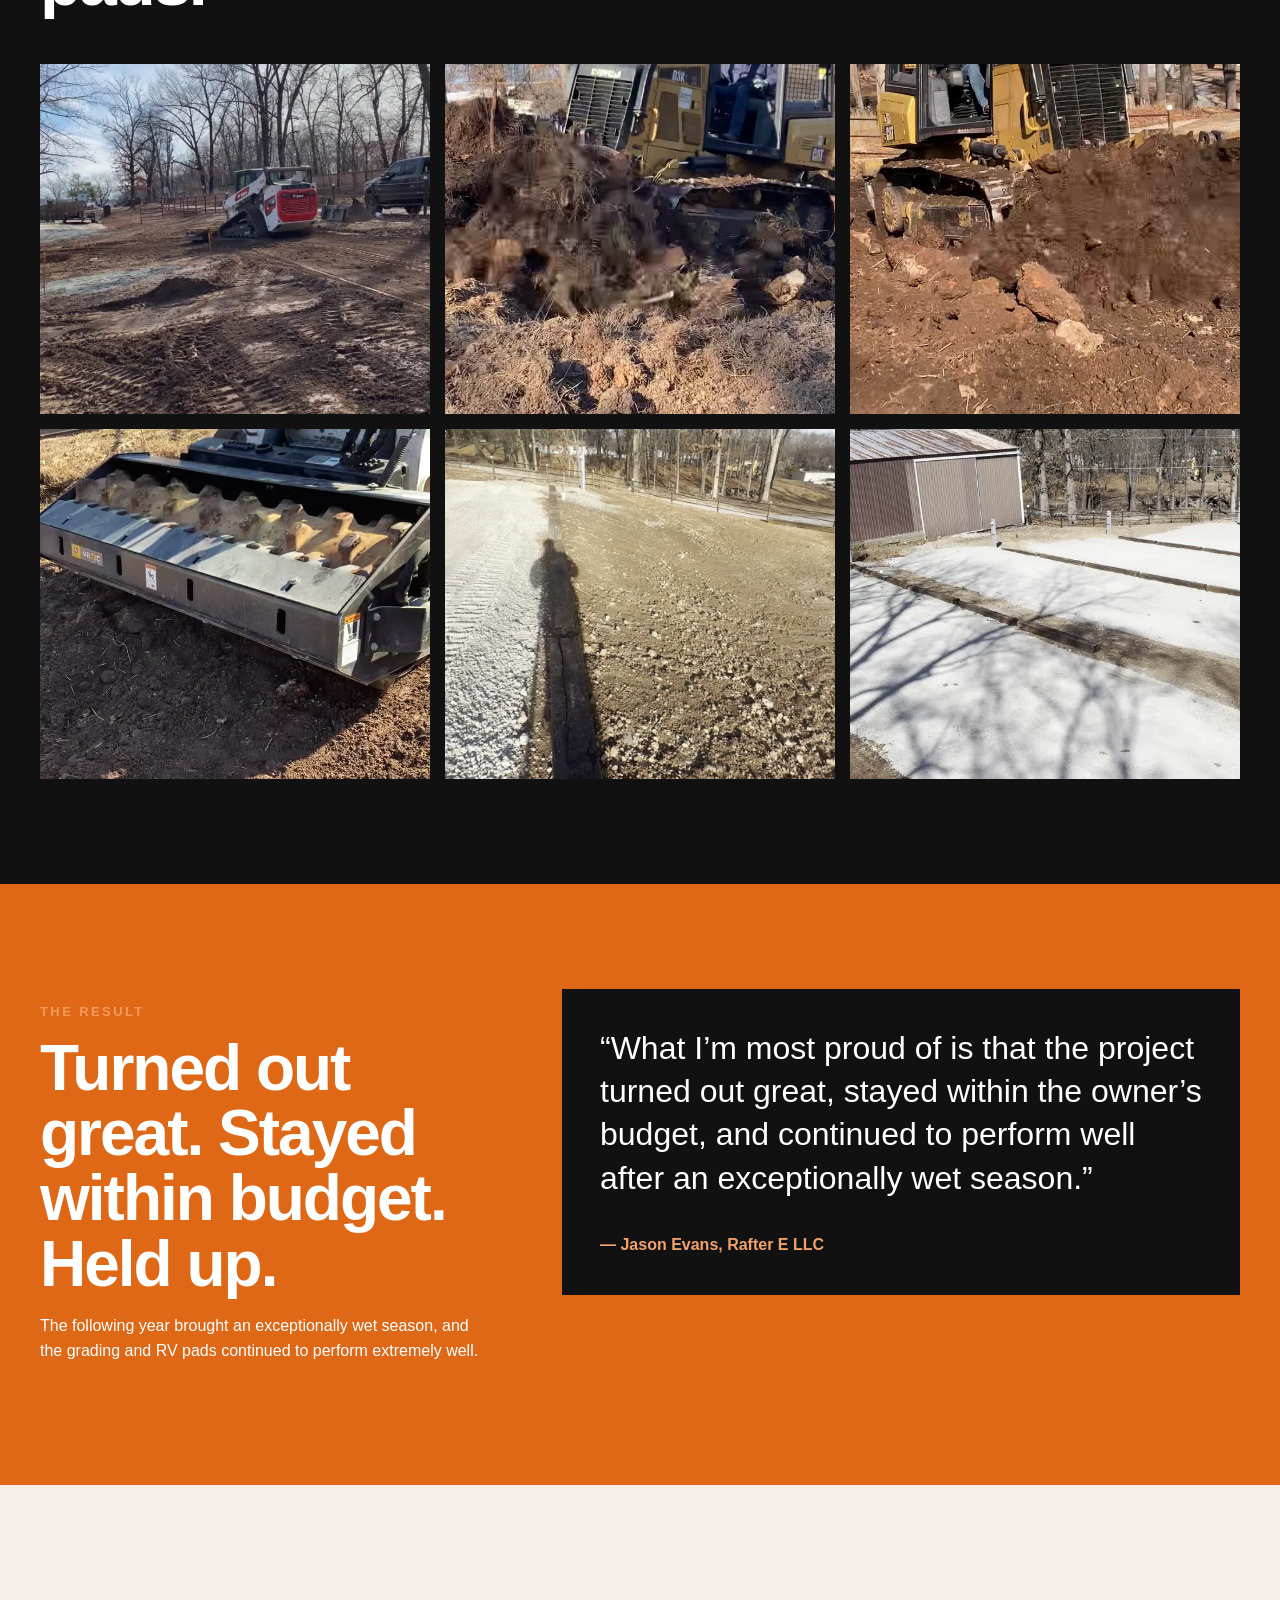
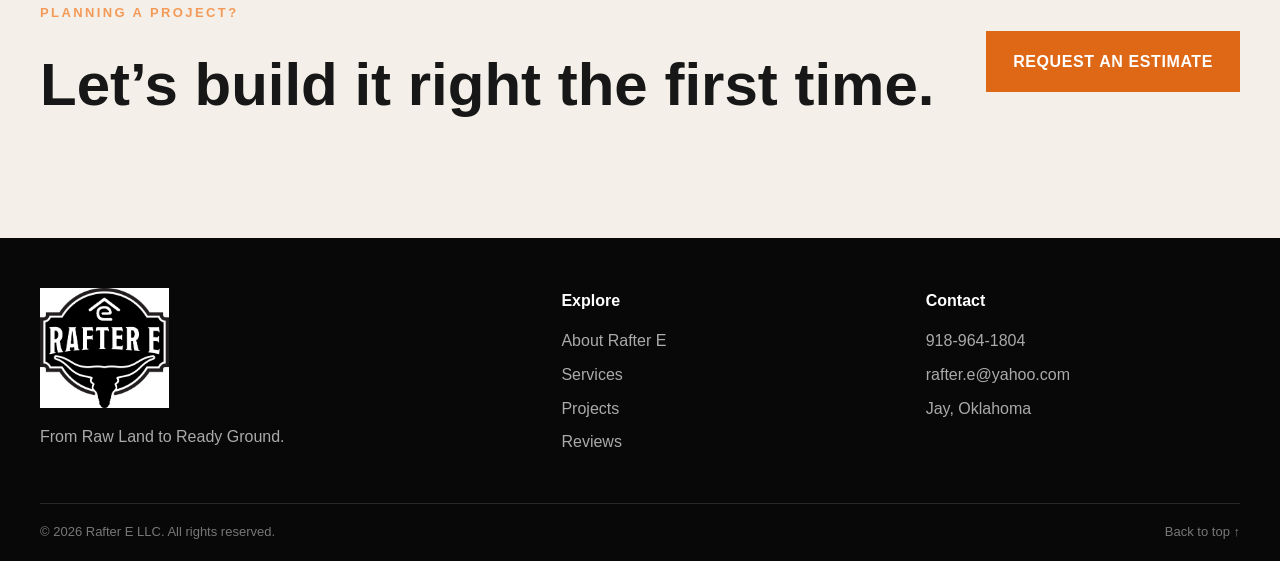
<file: paradise-cove.html>
<!doctype html>
<html lang="en">
<head>
<meta charset="utf-8"><meta name="viewport" content="width=device-width,initial-scale=1">
<title>Paradise Cove RV Park | Rafter E LLC</title>
<meta name="description" content="Paradise Cove RV Park in Afton, Oklahoma — a nine-space RV park development completed by Rafter E LLC as prime contractor.">
<link rel="stylesheet" href="assets/styles.css"><script defer src="assets/script.js"></script>
</head>
<body id="top"><a class="skip-link" href="#main">Skip to content</a>
<header class="site-header"><div class="container nav-wrap">
<a class="brand" href="index.html" aria-label="Rafter E home"><img src="assets/images/rafter-e-logo.png" alt="Rafter E LLC"></a>
<button class="menu-toggle" aria-expanded="false" aria-controls="main-nav">Menu</button>
<nav id="main-nav" class="main-nav" aria-label="Main navigation">
<a href="index.html">Home</a><a href="about.html">About</a>
<div class="nav-dropdown"><button class="dropdown-toggle" type="button" aria-expanded="false">Services <span>▾</span></button><div class="dropdown-menu">
<a href="services.html#land-clearing">Land Clearing</a><a href="services.html#site-development">Site Development</a><a href="services.html#building-pads">Building Pads</a><a href="services.html#driveways">Driveways & Access Roads</a><a href="services.html#forestry-mulching">Forestry Mulching</a><a href="services.html#storm-cleanup">Storm Cleanup</a><a href="services.html#custom-sawmilling">Custom Milling</a></div></div>
<div class="nav-dropdown current"><button class="dropdown-toggle" type="button" aria-expanded="false">Projects <span>▾</span></button><div class="dropdown-menu">
<a href="paradise-cove.html" aria-current="page">Paradise Cove RV Park</a><a href="mountain-bike-trail.html">Mountain Bike Trail</a><a href="smith-property.html">Smith Property Land Clearing</a><a href="site-preparation.html">Site Preparation & Building Pads</a><a href="driveways.html">Driveways & Access Roads</a>
      <a href="custom-milling.html">Custom Milling</a></div></div>
<a href="reviews.html">Reviews</a><a class="nav-cta" href="contact.html">Contact</a>
</nav></div></header>
<main id="main">
<section class="pc-hero" style="background-image:linear-gradient(90deg,rgba(0,0,0,.82),rgba(0,0,0,.28)),url('assets/images/paradise-cove/IMG_0257.webp')"><div class="container pc-hero-copy"><p class="eyebrow">Commercial Site Development • Afton, Oklahoma</p><h1>Paradise Cove<br><span>RV Park</span></h1><p>Rafter E served as prime contractor for the development of this nine-space RV park, completing the site work and coordinating the trades needed to move the project from raw ground to a finished development.</p></div></section>
<section class="section"><div class="container pc-story"><div><p class="eyebrow">The Project</p><h2>Building a durable RV park from the ground up.</h2></div><div><p>The owner wanted a clean, durable nine-space RV park that would serve visitors for years to come. Rafter E handled site preparation, grading and gravel pad construction while coordinating the electrical and plumbing subcontractors throughout the project.</p><p>The project took approximately <strong>4–5 weeks</strong>. A snowstorm moved through during construction and slowed progress, but the focus stayed on proper grading, drainage and a finished site that would perform after construction was complete.</p></div></div></section>
<section class="section pc-gallery-wrap"><div class="container"><div class="section-heading"><p class="eyebrow">Construction</p><h2>From site work to finished pads.</h2></div><div class="pc-gallery"><img src="assets/images/paradise-cove/IMG_0257.webp" alt="Paradise Cove RV Park site preparation"><img src="assets/images/paradise-cove/IMG_0527.webp" alt="Heavy equipment working at Paradise Cove RV Park"><img src="assets/images/paradise-cove/IMG_0532.webp" alt="Earthwork at Paradise Cove RV Park"><img src="assets/images/paradise-cove/IMG_0537.webp" alt="Compaction work at Paradise Cove RV Park"><img src="assets/images/paradise-cove/IMG_6972 2.webp" alt="Gravel pad work at Paradise Cove RV Park"><img src="assets/images/paradise-cove/IMG_7014.webp" alt="Paradise Cove RV Park during snow conditions"></div></div></section>
<section class="section pc-result"><div class="container pc-result-grid"><div><p class="eyebrow">The Result</p><h2>Turned out great. Stayed within budget. Held up.</h2><p>The following year brought an exceptionally wet season, and the grading and RV pads continued to perform extremely well.</p></div><blockquote><p>“What I’m most proud of is that the project turned out great, stayed within the owner’s budget, and continued to perform well after an exceptionally wet season.”</p><footer>— Jason Evans, Rafter E LLC</footer></blockquote></div></section>
<section class="section cta-band"><div class="container cta-band-inner"><div><p class="eyebrow">Planning a Project?</p><h2>Let’s build it right the first time.</h2></div><a class="button primary" href="contact.html">Request an Estimate</a></div></section>
</main>
<footer class="site-footer"><div class="container footer-grid"><div class="footer-brand"><img src="assets/images/rafter-e-logo.png" alt="Rafter E LLC"><p>From Raw Land to Ready Ground.</p></div><div><strong>Explore</strong><a href="about.html">About Rafter E</a><a href="services.html">Services</a><a href="projects.html">Projects</a><a href="reviews.html">Reviews</a></div><div><strong>Contact</strong><a href="tel:+19189641804">918-964-1804</a><a href="mailto:rafter.e@yahoo.com">rafter.e@yahoo.com</a><span>Jay, Oklahoma</span></div></div><div class="container footer-bottom"><span>© <span id="year"></span> Rafter E LLC. All rights reserved.</span><a href="#top">Back to top ↑</a></div></footer><a class="mobile-call" href="tel:+19189641804">Call Rafter E</a>
</body></html>
</file>
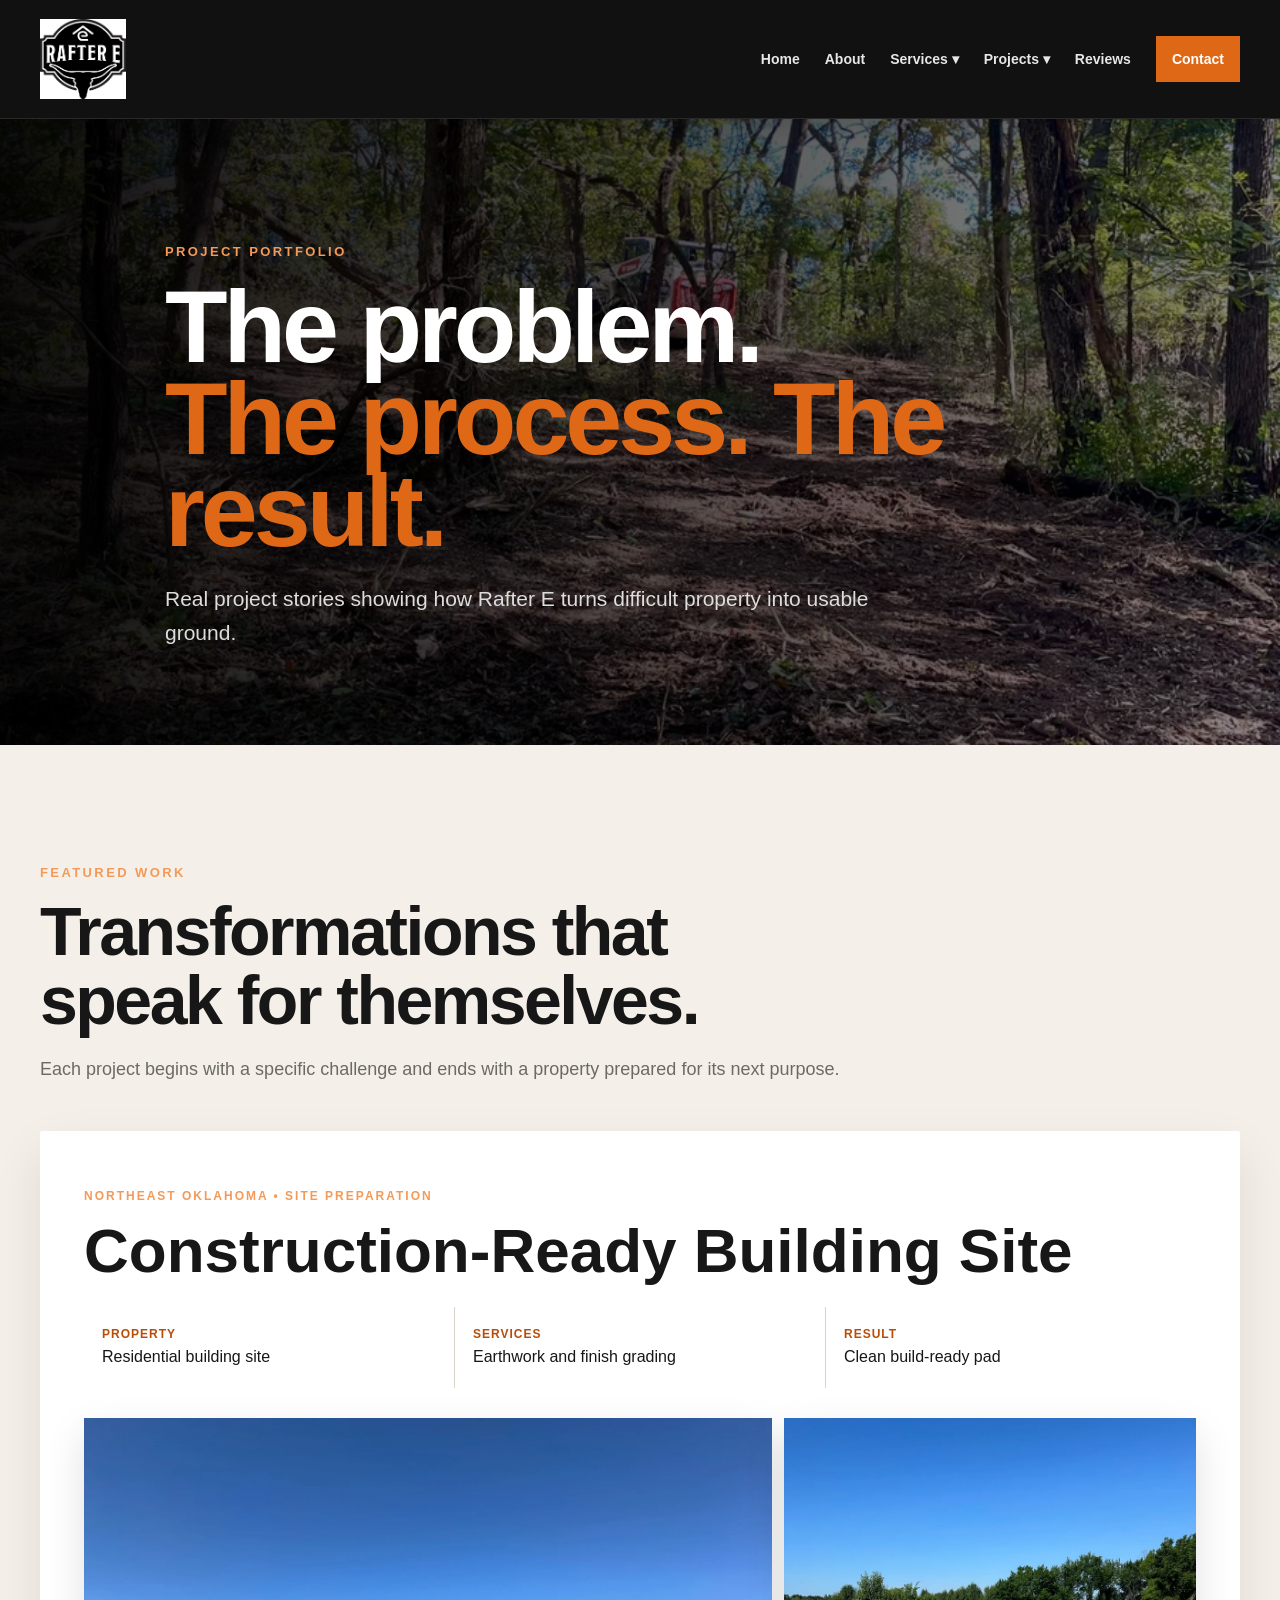
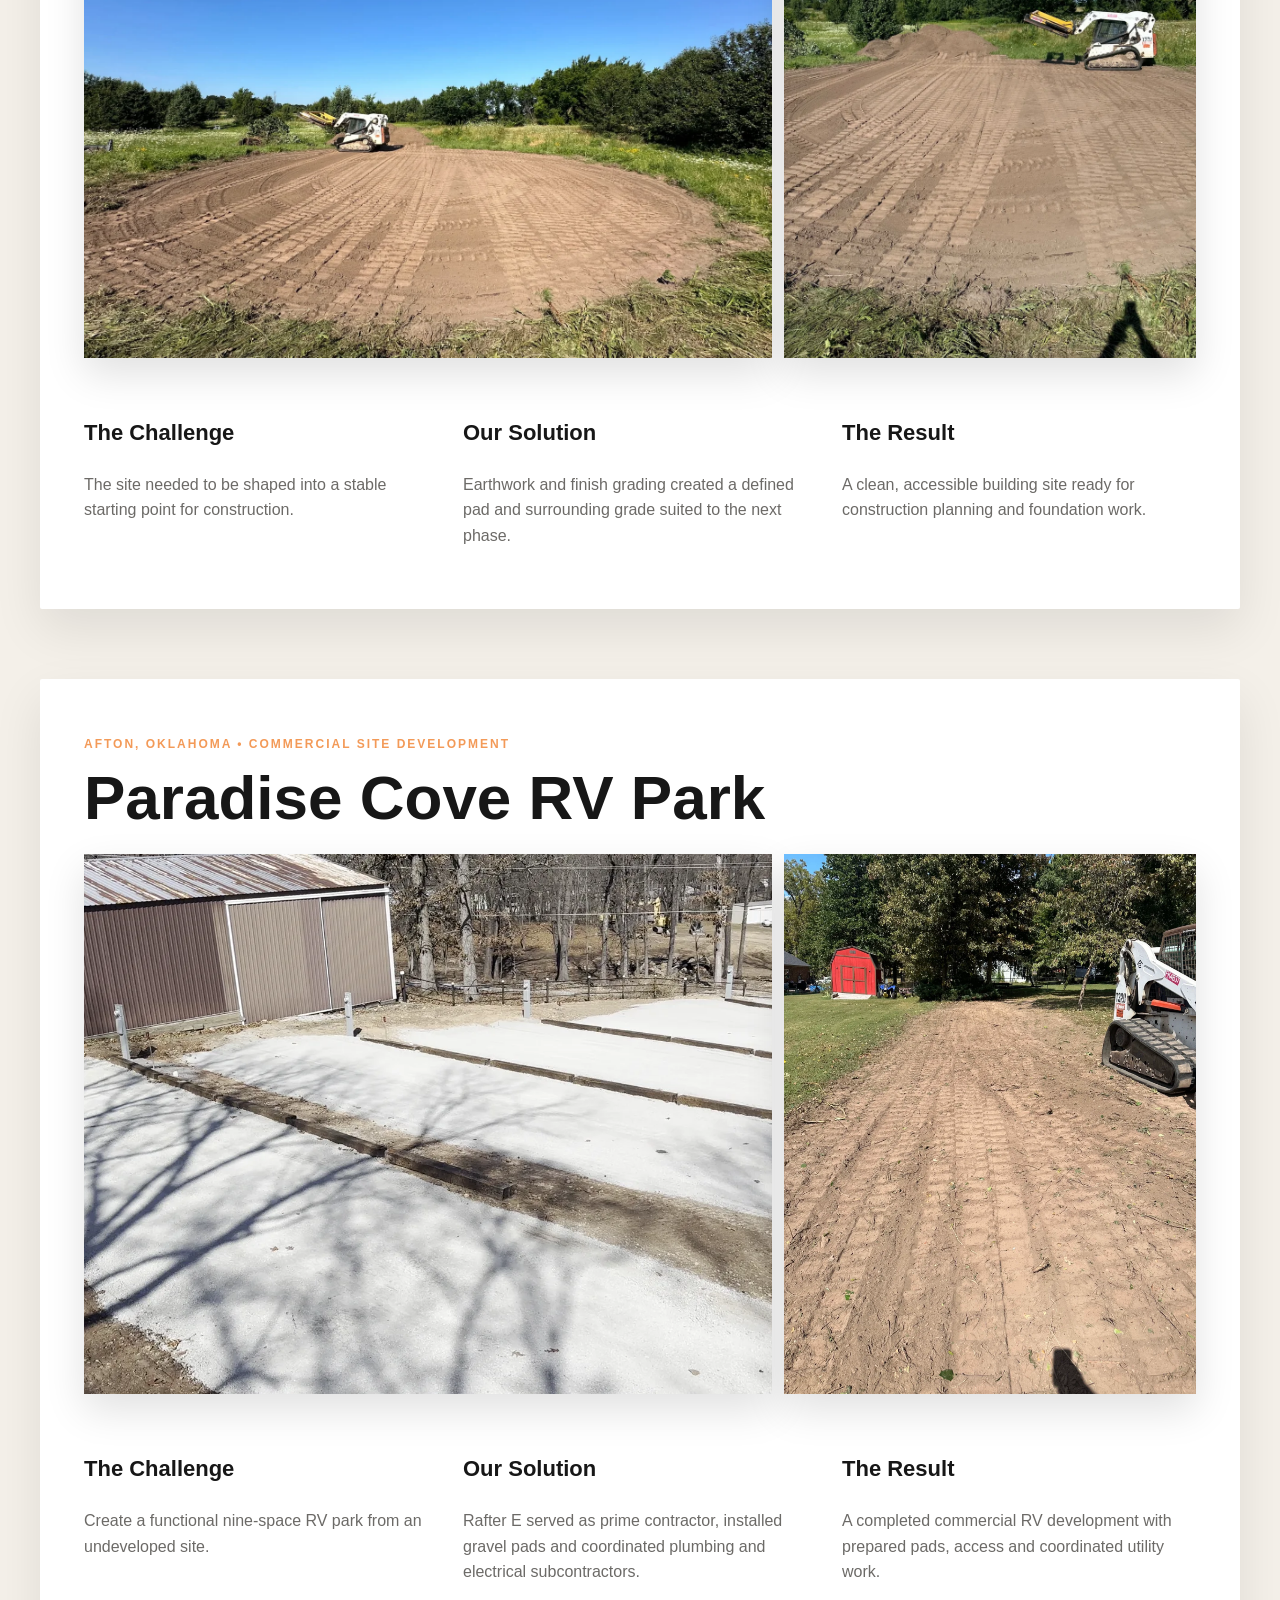
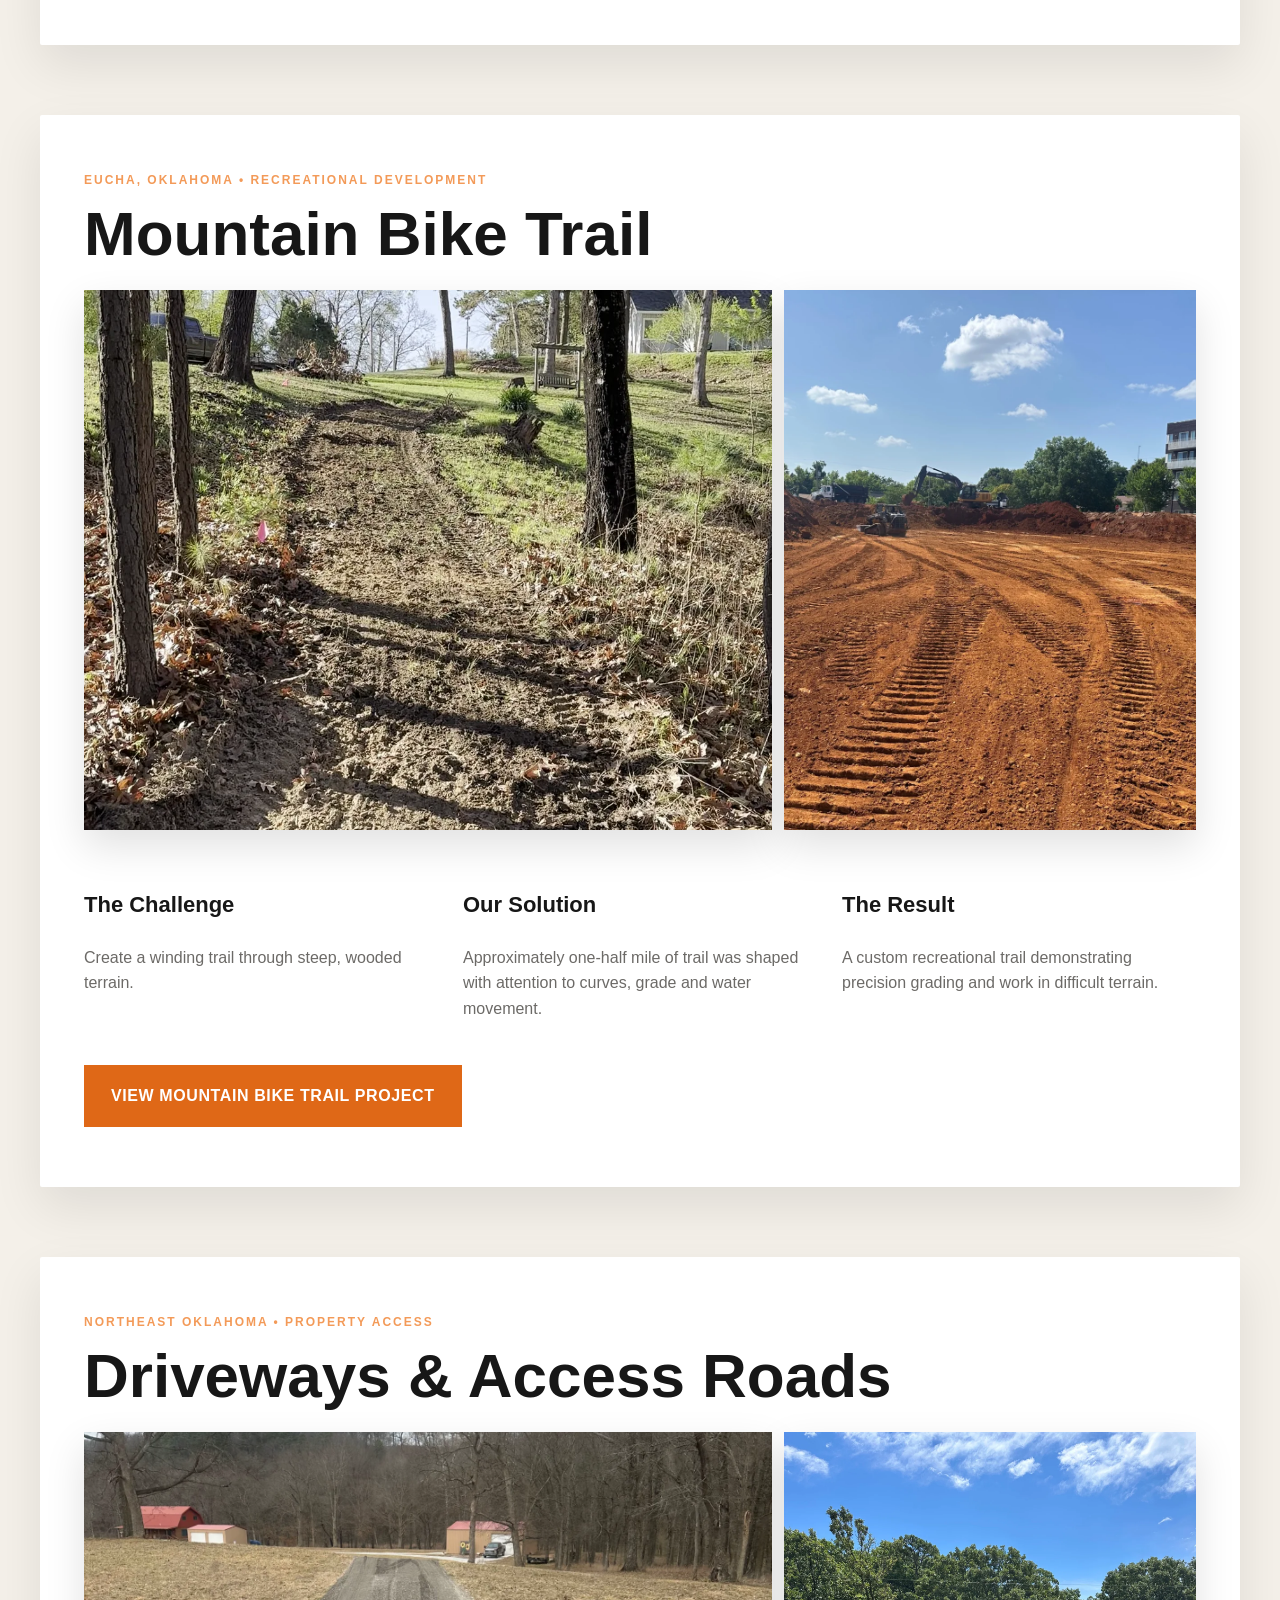
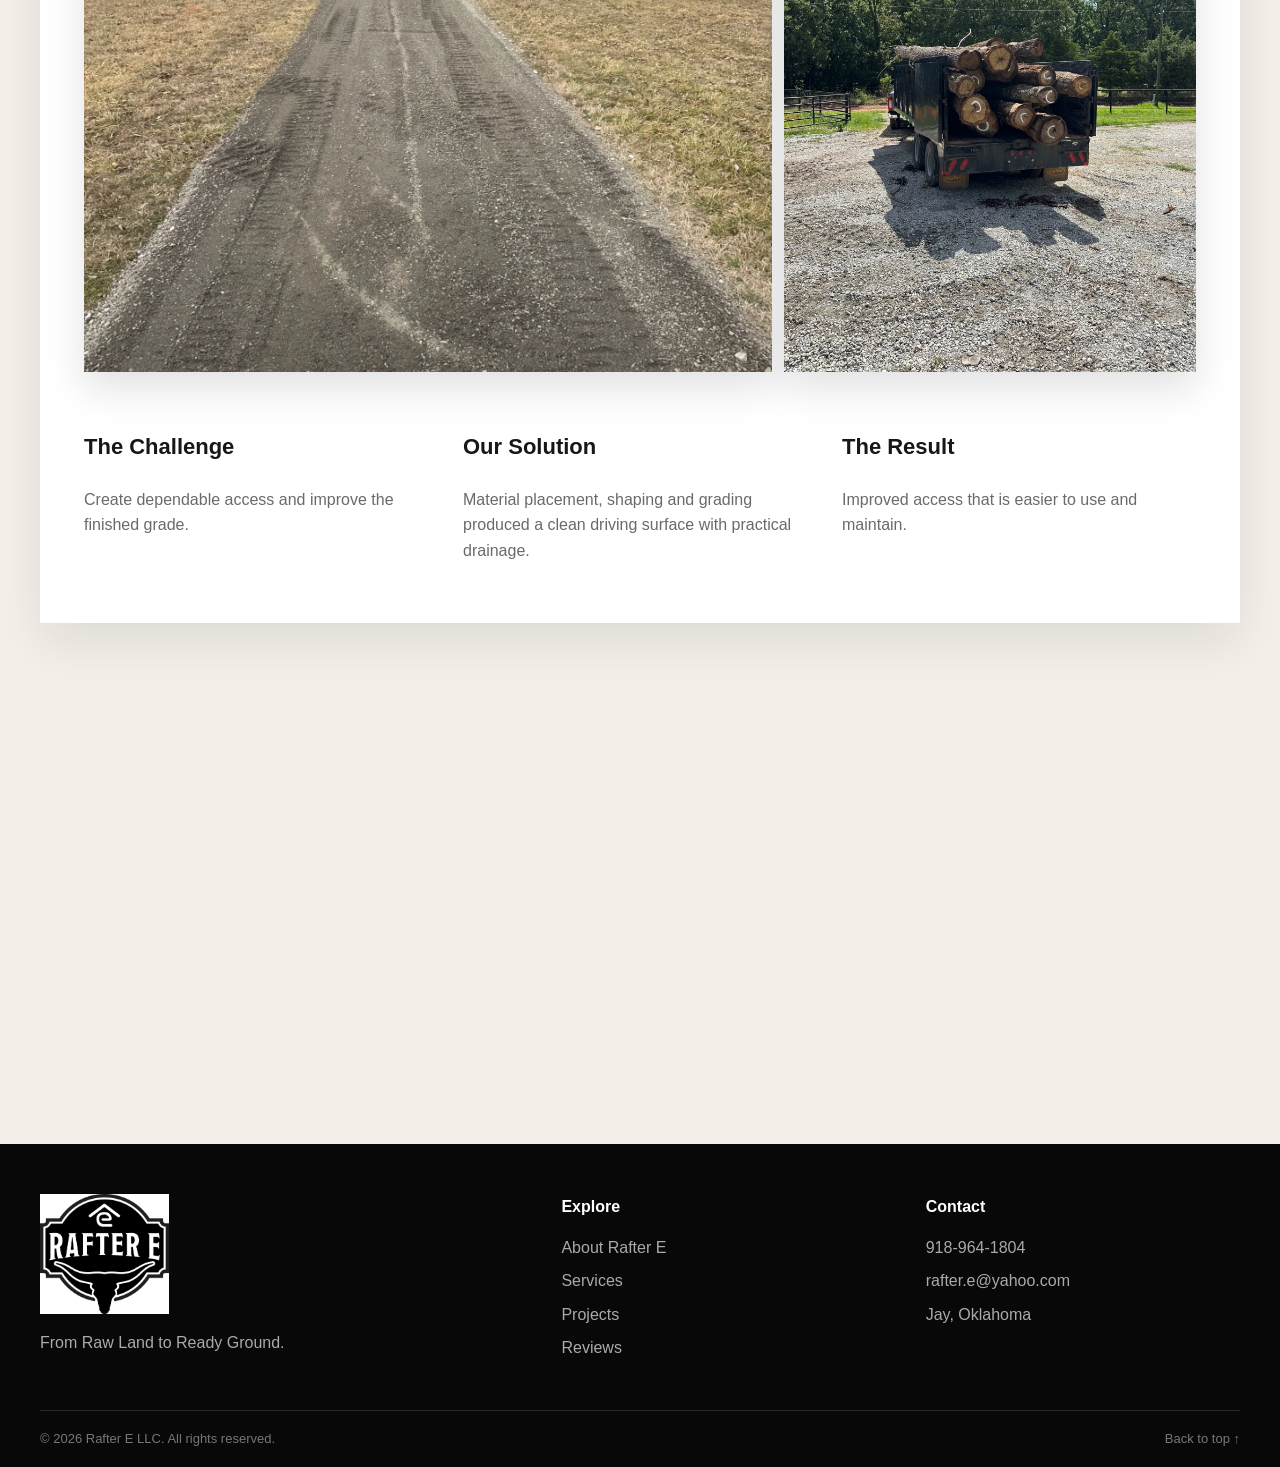
<file: projects.html>
<!doctype html>
<html lang="en">
<head>
  <meta charset="utf-8">
  <meta name="viewport" content="width=device-width,initial-scale=1">
  <title>Projects | Rafter E LLC</title>
  <meta name="description" content="Explore real Rafter E land clearing, shoreline restoration and site preparation projects in Northeast Oklahoma.">
  <meta name="theme-color" content="#101010">
  <link rel="stylesheet" href="assets/styles.css">
  <script defer src="assets/script.js"></script>
</head>
<body id="top">
<a class="skip-link" href="#main">Skip to content</a>

<header class="site-header">
  <div class="container nav-wrap">
    <a class="brand" href="index.html" aria-label="Rafter E home">
      <img src="assets/images/rafter-e-logo.png" alt="Rafter E LLC">
    </a>
    <button class="menu-toggle" aria-expanded="false" aria-controls="main-nav">Menu</button>
    <nav id="main-nav" class="main-nav" aria-label="Main navigation">
  <a href="index.html">Home</a>
  <a href="about.html">About</a>
  <div class="nav-dropdown">
    <button class="dropdown-toggle" type="button" aria-expanded="false">Services <span>▾</span></button>
    <div class="dropdown-menu">
      <a href="services.html#land-clearing">Land Clearing</a>
      <a href="services.html#site-development">Site Development</a>
      <a href="services.html#building-pads">Building Pads</a>
      <a href="services.html#driveways">Driveways & Access Roads</a>
      <a href="services.html#forestry-mulching">Forestry Mulching</a>
      
      <a href="services.html#storm-cleanup">Storm Cleanup</a>
      <a href="services.html#custom-sawmilling">Custom Milling</a>
    </div>
  </div>
  <div class="nav-dropdown">
    <button class="dropdown-toggle" type="button" aria-expanded="false">Projects <span>▾</span></button>
    <div class="dropdown-menu">
      <a href="paradise-cove.html">Paradise Cove RV Park</a>
      <a href="mountain-bike-trail.html">Mountain Bike Trail</a><a href="smith-property.html">Smith Property Land Clearing</a>
      <a href="site-preparation.html">Site Preparation & Building Pads</a>
      <a href="driveways.html">Driveways & Access Roads</a>
      <a href="custom-milling.html">Custom Milling</a>
    </div>
  </div>
  <a href="reviews.html">Reviews</a>
  <a class="nav-cta" href="contact.html">Contact</a>
</nav>
  </div>
</header>

<main id="main">
  <section class="page-hero projects-hero">
    <div class="container page-hero-content">
      <p class="eyebrow">Project Portfolio</p>
      <h1>The problem.<br><span>The process. The result.</span></h1>
      <p>Real project stories showing how Rafter E turns difficult property into usable ground.</p>
    </div>
  </section>

  <section class="section portfolio-intro">
    <div class="container">
      <div class="section-heading reveal"><p class="eyebrow">Featured Work</p><h2>Transformations that speak for themselves.</h2><p>Each project begins with a specific challenge and ends with a property prepared for its next purpose.</p></div>

      

      

      <article class="case-study reveal" id="site-preparation-project">
        <div class="case-title"><p class="project-kicker">Northeast Oklahoma • Site Preparation</p><h2>Construction-Ready Building Site</h2></div>
        <div class="case-facts"><span><strong>Property</strong>Residential building site</span><span><strong>Services</strong>Earthwork and finish grading</span><span><strong>Result</strong>Clean build-ready pad</span></div>
        <div class="project-photo-pair"><img src="assets/images/site-preparation-wide.webp" alt="Wide view of completed building site"><img src="assets/images/site-preparation-finish.webp" alt="Finished graded building pad"></div>
        <div class="case-story">
          <div><h3>The Challenge</h3><p>The site needed to be shaped into a stable starting point for construction.</p></div>
          <div><h3>Our Solution</h3><p>Earthwork and finish grading created a defined pad and surrounding grade suited to the next phase.</p></div>
          <div><h3>The Result</h3><p>A clean, accessible building site ready for construction planning and foundation work.</p></div>
        </div>
      </article>

      
<article class="case-study reveal" id="paradise-cove"><div class="case-title"><p class="project-kicker">Afton, Oklahoma • Commercial Site Development</p><h2>Paradise Cove RV Park</h2></div><div class="project-photo-pair"><img src="assets/images/paradise-cove.webp" alt="Paradise Cove RV Park development"><img src="assets/images/driveway-grading.webp" alt="Grading and gravel work"></div><div class="case-story"><div><h3>The Challenge</h3><p>Create a functional nine-space RV park from an undeveloped site.</p></div><div><h3>Our Solution</h3><p>Rafter E served as prime contractor, installed gravel pads and coordinated plumbing and electrical subcontractors.</p></div><div><h3>The Result</h3><p>A completed commercial RV development with prepared pads, access and coordinated utility work.</p></div></div></article>
<article class="case-study reveal" id="mountain-bike-trail"><div class="case-title"><p class="project-kicker">Eucha, Oklahoma • Recreational Development</p><h2>Mountain Bike Trail</h2></div><div class="project-photo-pair"><img src="assets/images/mountain-bike-trail.webp" alt="Mountain bike trail construction"><img src="assets/images/equipment-skidsteer.webp" alt="Rafter E equipment"></div><div class="case-story"><div><h3>The Challenge</h3><p>Create a winding trail through steep, wooded terrain.</p></div><div><h3>Our Solution</h3><p>Approximately one-half mile of trail was shaped with attention to curves, grade and water movement.</p></div><div><h3>The Result</h3><p>A custom recreational trail demonstrating precision grading and work in difficult terrain.</p></div></div><p style="margin-top:28px"><a class="button primary" href="mountain-bike-trail.html">View Mountain Bike Trail Project</a></p></article>
<article class="case-study reveal" id="driveway-project"><div class="case-title"><p class="project-kicker">Northeast Oklahoma • Property Access</p><h2>Driveways & Access Roads</h2></div><div class="project-photo-pair"><img src="assets/images/driveway-finished.webp" alt="Completed gravel driveway"><img src="assets/images/driveway-access.webp" alt="Driveway access work"></div><div class="case-story"><div><h3>The Challenge</h3><p>Create dependable access and improve the finished grade.</p></div><div><h3>Our Solution</h3><p>Material placement, shaping and grading produced a clean driving surface with practical drainage.</p></div><div><h3>The Result</h3><p>Improved access that is easier to use and maintain.</p></div></div></article>

<div class="portfolio-cta reveal"><h2>Have a similar project?</h2><p>Send Rafter E a few details and photos of your property.</p><a class="button primary" href="contact.html">Request an Estimate</a></div>
    </div>
  </section>
</main>

<footer class="site-footer">
  <div class="container footer-grid">
    <div class="footer-brand">
      <img src="assets/images/rafter-e-logo.png" alt="Rafter E LLC">
      <p>From Raw Land to Ready Ground.</p>
    </div>
    <div>
      <strong>Explore</strong>
      <a href="about.html">About Rafter E</a>
      <a href="services.html">Services</a>
      <a href="projects.html">Projects</a>
      <a href="reviews.html">Reviews</a>
    </div>
    <div>
      <strong>Contact</strong>
      <a href="tel:+19189641804">918-964-1804</a>
      <a href="mailto:rafter.e@yahoo.com">rafter.e@yahoo.com</a>
      <span>Jay, Oklahoma</span>
    </div>
  </div>
  <div class="container footer-bottom">
    <span>© <span id="year"></span> Rafter E LLC. All rights reserved.</span>
    <a href="#top">Back to top ↑</a>
  </div>
</footer>
<a class="mobile-call" href="tel:+19189641804">Call Rafter E</a>

</body></html>
</file>
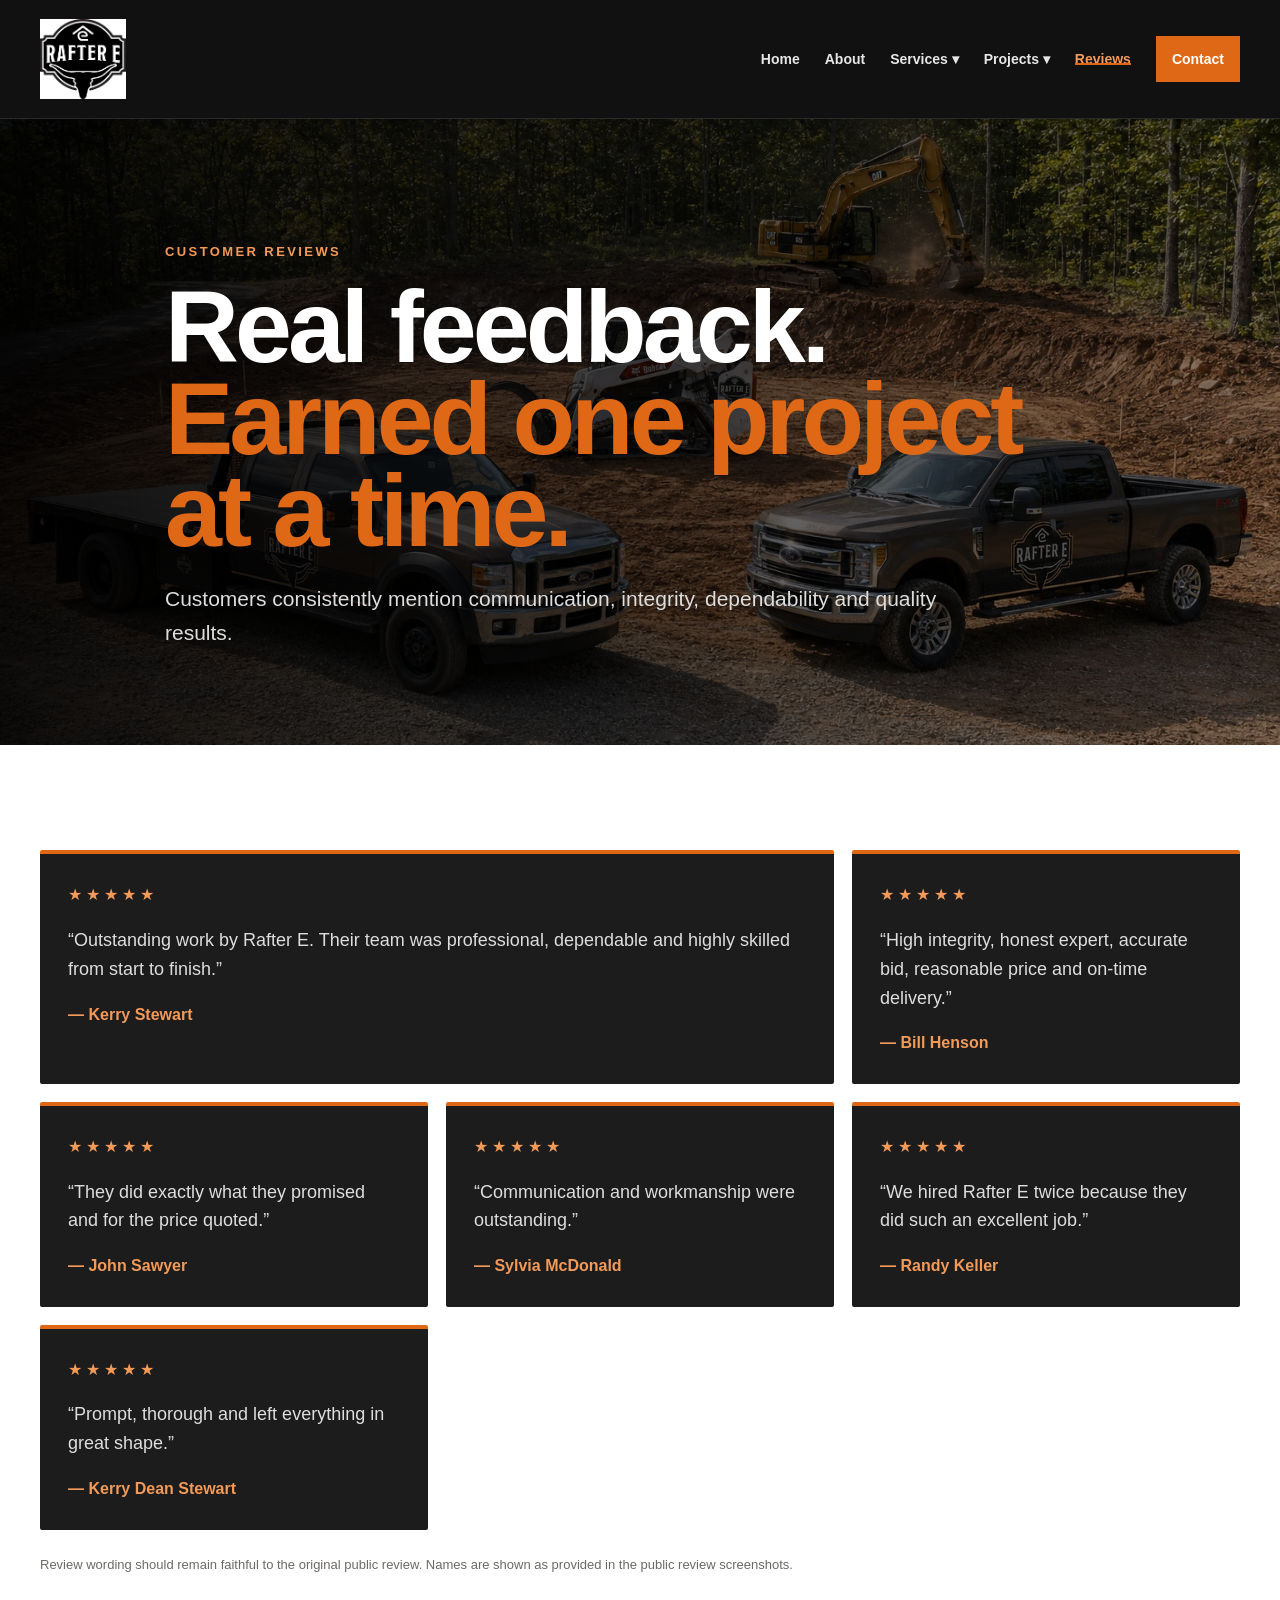
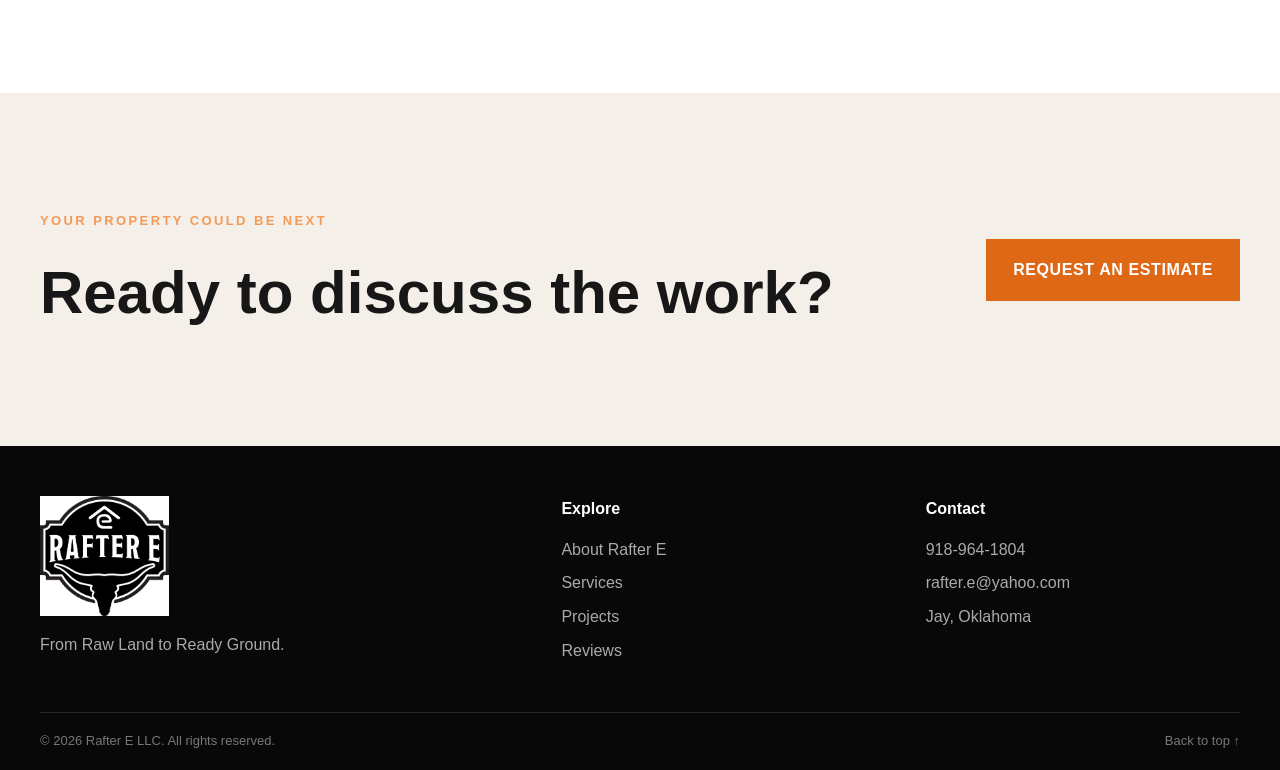
<file: reviews.html>
<!doctype html>
<html lang="en">
<head>
  <meta charset="utf-8">
  <meta name="viewport" content="width=device-width,initial-scale=1">
  <title>Customer Reviews | Rafter E LLC</title>
  <meta name="description" content="Read customer reviews of Rafter E LLC for land clearing, site preparation, drainage, demolition and property improvement work.">
  <meta name="theme-color" content="#101010">
  <link rel="stylesheet" href="assets/styles.css">
  <script defer src="assets/script.js"></script>
</head>
<body id="top">
<a class="skip-link" href="#main">Skip to content</a>

<header class="site-header">
  <div class="container nav-wrap">
    <a class="brand" href="index.html" aria-label="Rafter E home">
      <img src="assets/images/rafter-e-logo.png" alt="Rafter E LLC">
    </a>
    <button class="menu-toggle" aria-expanded="false" aria-controls="main-nav">Menu</button>
    <nav id="main-nav" class="main-nav" aria-label="Main navigation">
  <a href="index.html">Home</a>
  <a href="about.html">About</a>
  <div class="nav-dropdown">
    <button class="dropdown-toggle" type="button" aria-expanded="false">Services <span>▾</span></button>
    <div class="dropdown-menu">
      <a href="services.html#land-clearing">Land Clearing</a>
      <a href="services.html#site-development">Site Development</a>
      <a href="services.html#building-pads">Building Pads</a>
      <a href="services.html#driveways">Driveways & Access Roads</a>
      <a href="services.html#forestry-mulching">Forestry Mulching</a>
      
      <a href="services.html#storm-cleanup">Storm Cleanup</a>
      <a href="services.html#custom-sawmilling">Custom Milling</a>
    </div>
  </div>
  <div class="nav-dropdown">
    <button class="dropdown-toggle" type="button" aria-expanded="false">Projects <span>▾</span></button>
    <div class="dropdown-menu">
      <a href="paradise-cove.html">Paradise Cove RV Park</a>
      <a href="mountain-bike-trail.html">Mountain Bike Trail</a><a href="smith-property.html">Smith Property Land Clearing</a>
      <a href="site-preparation.html">Site Preparation & Building Pads</a>
      <a href="driveways.html">Driveways & Access Roads</a>
      <a href="custom-milling.html">Custom Milling</a>
    </div>
  </div>
  <a href="reviews.html">Reviews</a>
  <a class="nav-cta" href="contact.html">Contact</a>
</nav>
  </div>
</header>

<main id="main">
  <section class="page-hero reviews-hero">
    <div class="container page-hero-content">
      <p class="eyebrow">Customer Reviews</p>
      <h1>Real feedback.<br><span>Earned one project at a time.</span></h1>
      <p>Customers consistently mention communication, integrity, dependability and quality results.</p>
    </div>
  </section>

  <section class="section">
    <div class="container">
      <div class="reviews-wall">
        <blockquote class="review review-large reveal"><div class="stars">★★★★★</div><p>“Outstanding work by Rafter E. Their team was professional, dependable and highly skilled from start to finish.”</p><footer>— Kerry Stewart</footer></blockquote>
        <blockquote class="review reveal"><div class="stars">★★★★★</div><p>“High integrity, honest expert, accurate bid, reasonable price and on-time delivery.”</p><footer>— Bill Henson</footer></blockquote>
        <blockquote class="review reveal"><div class="stars">★★★★★</div><p>“They did exactly what they promised and for the price quoted.”</p><footer>— John Sawyer</footer></blockquote>
        <blockquote class="review reveal"><div class="stars">★★★★★</div><p>“Communication and workmanship were outstanding.”</p><footer>— Sylvia McDonald</footer></blockquote>
        <blockquote class="review reveal"><div class="stars">★★★★★</div><p>“We hired Rafter E twice because they did such an excellent job.”</p><footer>— Randy Keller</footer></blockquote>
        <blockquote class="review reveal"><div class="stars">★★★★★</div><p>“Prompt, thorough and left everything in great shape.”</p><footer>— Kerry Dean Stewart</footer></blockquote>
      </div>
      <div class="review-note reveal"><p>Review wording should remain faithful to the original public review. Names are shown as provided in the public review screenshots.</p></div>
    </div>
  </section>

  <section class="section cta-band">
    <div class="container cta-band-inner">
      <div><p class="eyebrow">Your Property Could Be Next</p><h2>Ready to discuss the work?</h2></div>
      <a class="button primary" href="contact.html">Request an Estimate</a>
    </div>
  </section>
</main>

<footer class="site-footer">
  <div class="container footer-grid">
    <div class="footer-brand">
      <img src="assets/images/rafter-e-logo.png" alt="Rafter E LLC">
      <p>From Raw Land to Ready Ground.</p>
    </div>
    <div>
      <strong>Explore</strong>
      <a href="about.html">About Rafter E</a>
      <a href="services.html">Services</a>
      <a href="projects.html">Projects</a>
      <a href="reviews.html">Reviews</a>
    </div>
    <div>
      <strong>Contact</strong>
      <a href="tel:+19189641804">918-964-1804</a>
      <a href="mailto:rafter.e@yahoo.com">rafter.e@yahoo.com</a>
      <span>Jay, Oklahoma</span>
    </div>
  </div>
  <div class="container footer-bottom">
    <span>© <span id="year"></span> Rafter E LLC. All rights reserved.</span>
    <a href="#top">Back to top ↑</a>
  </div>
</footer>
<a class="mobile-call" href="tel:+19189641804">Call Rafter E</a>

</body></html>
</file>
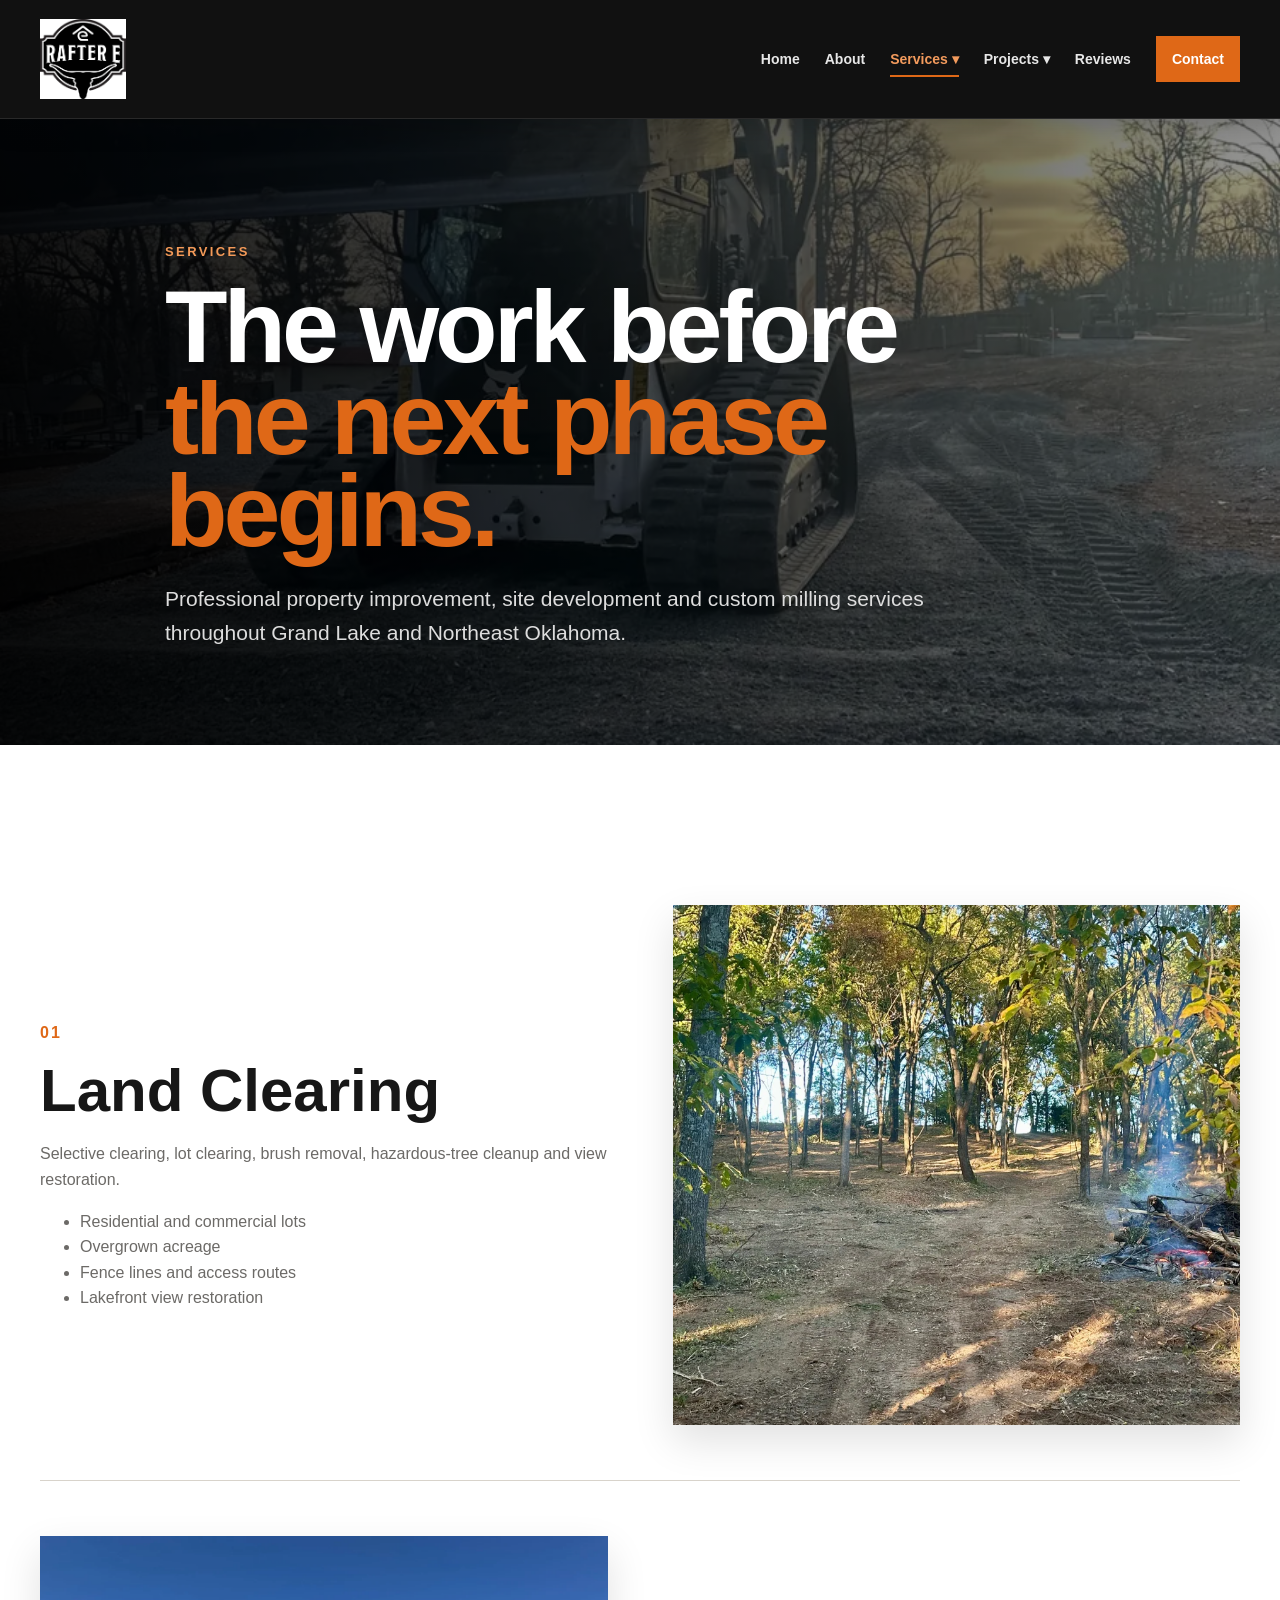
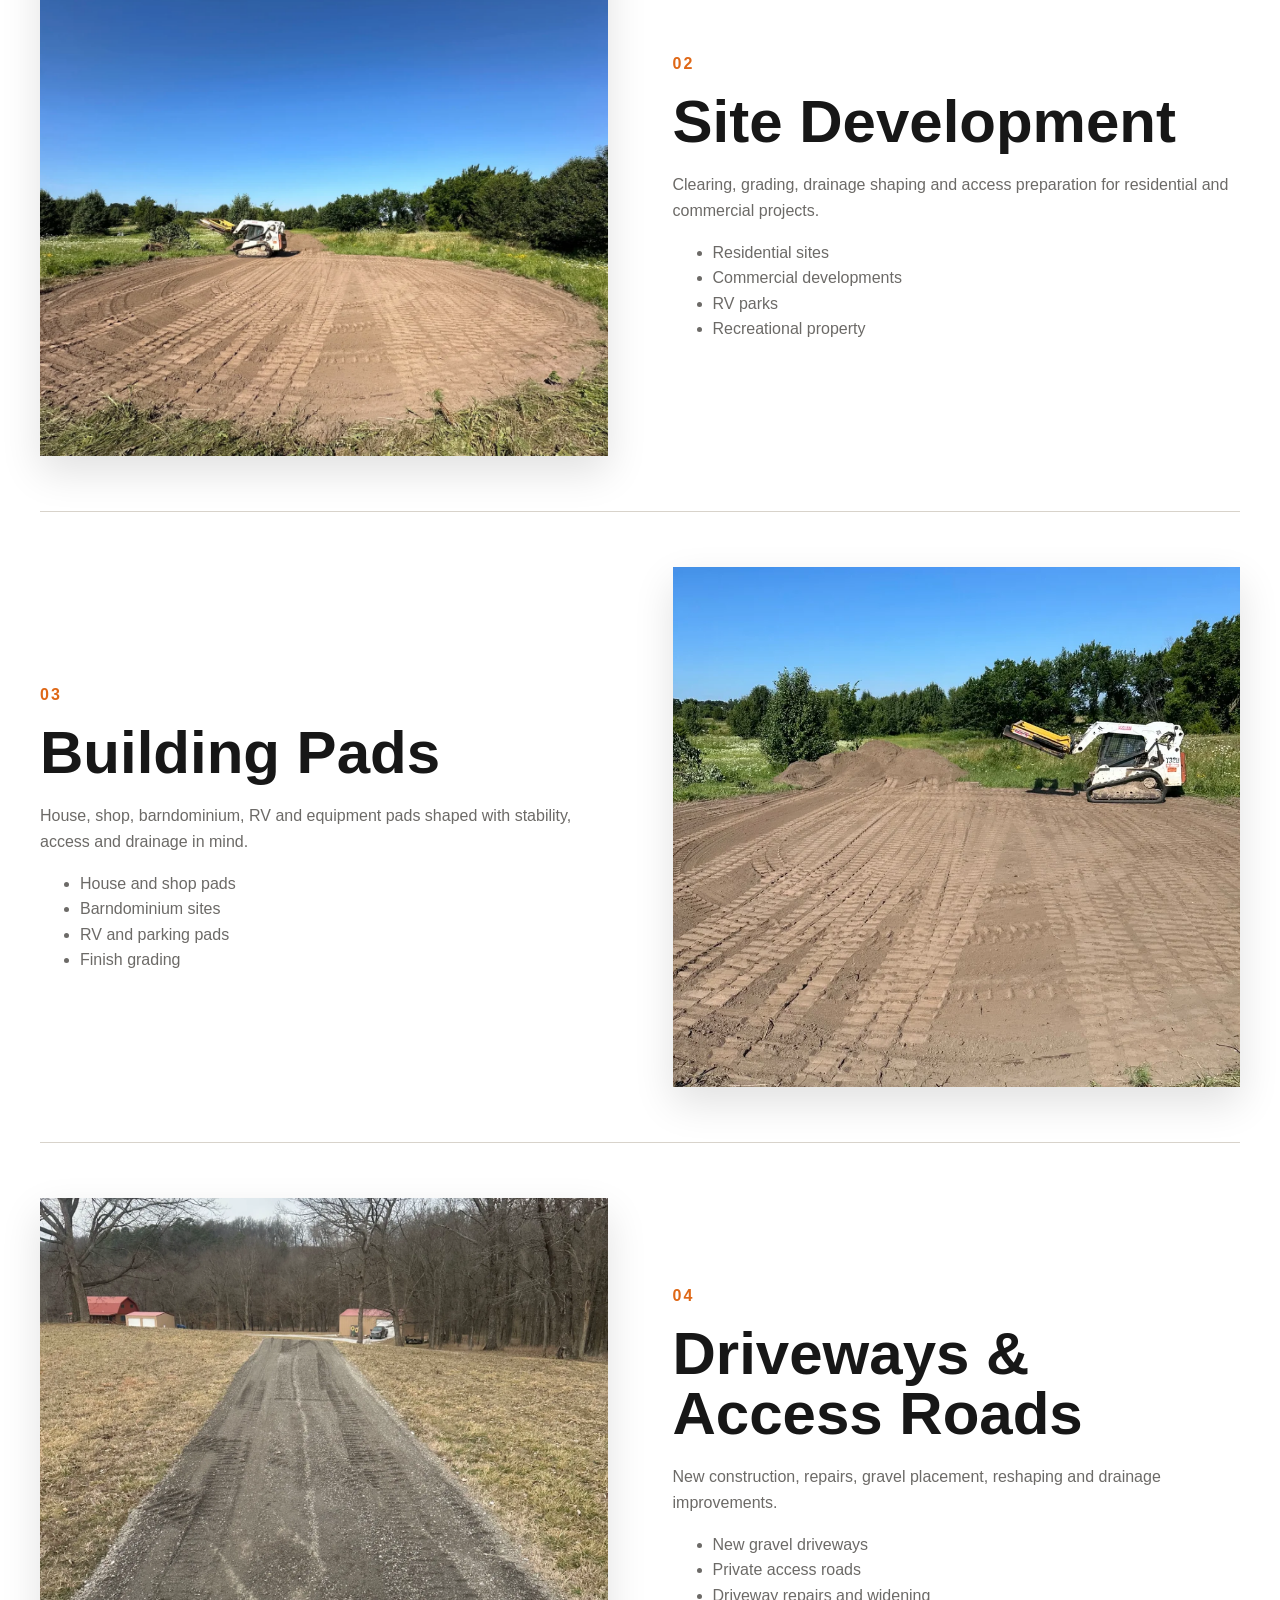
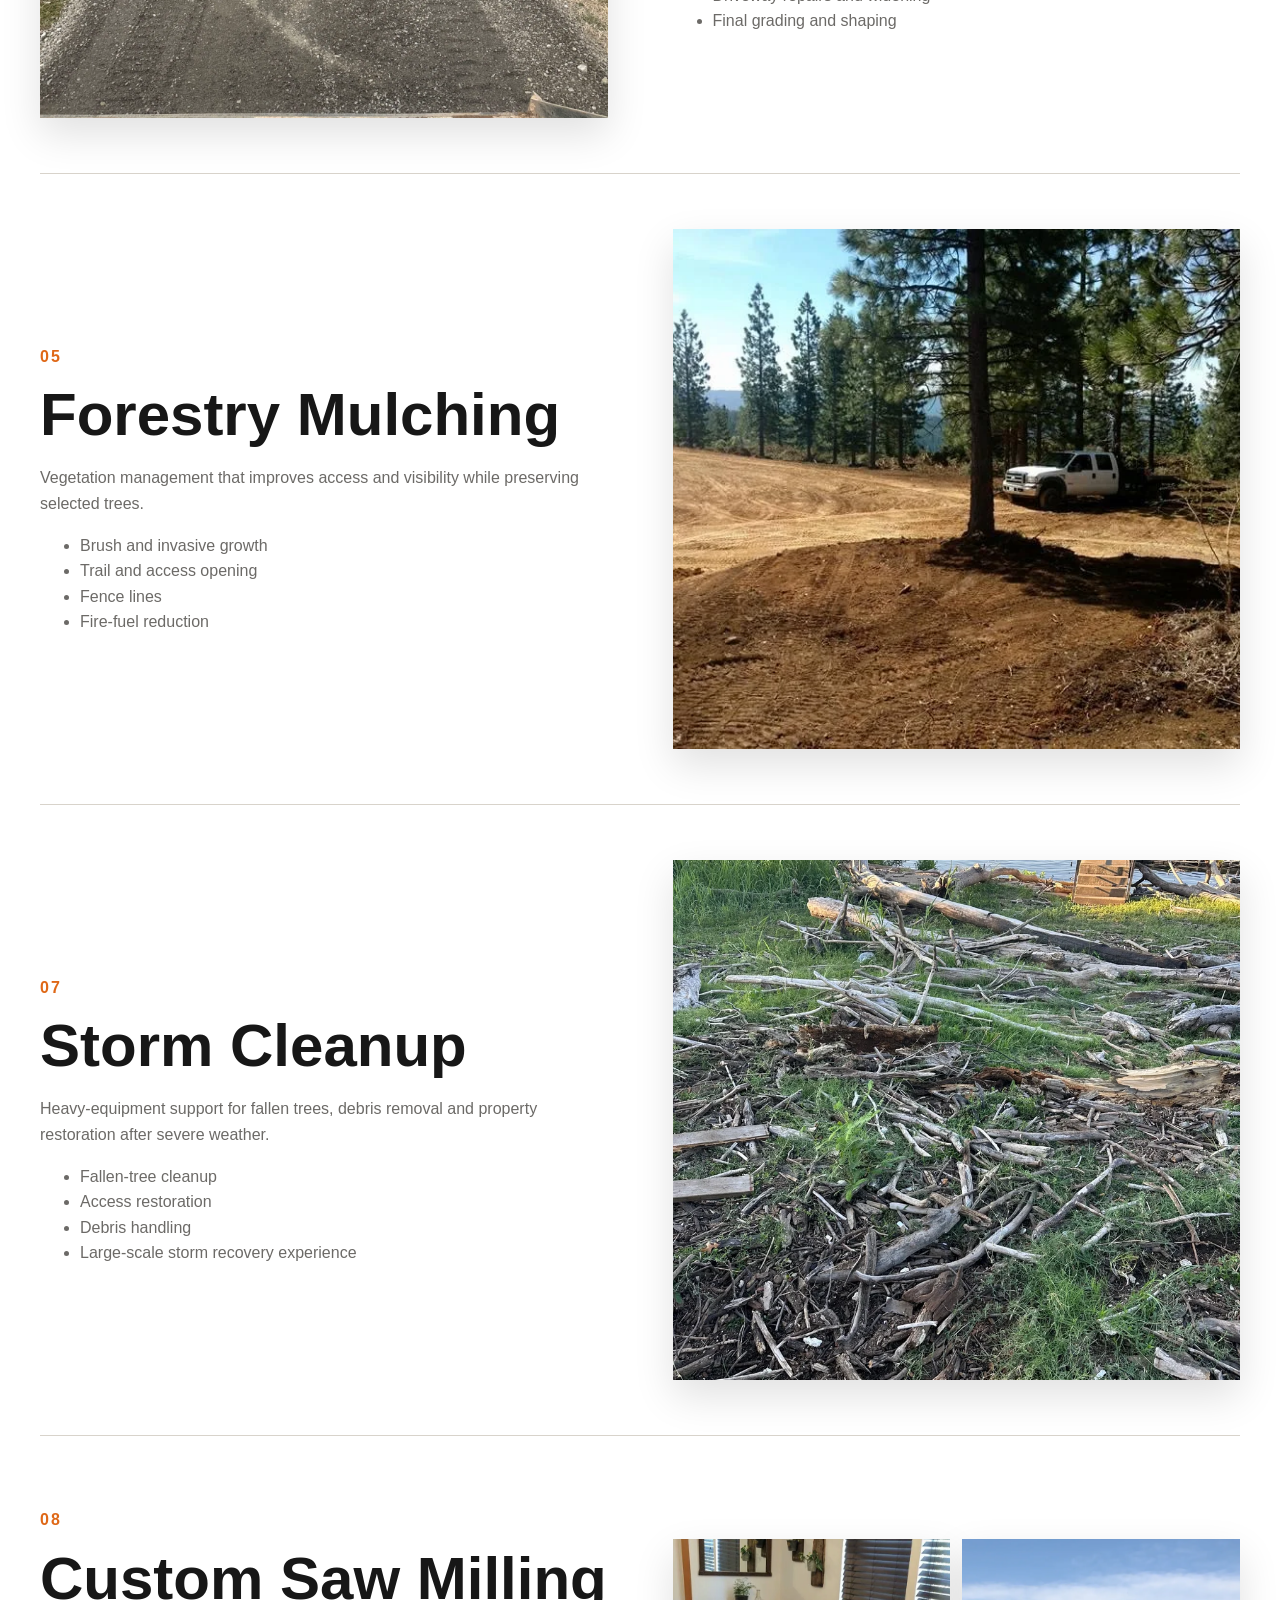
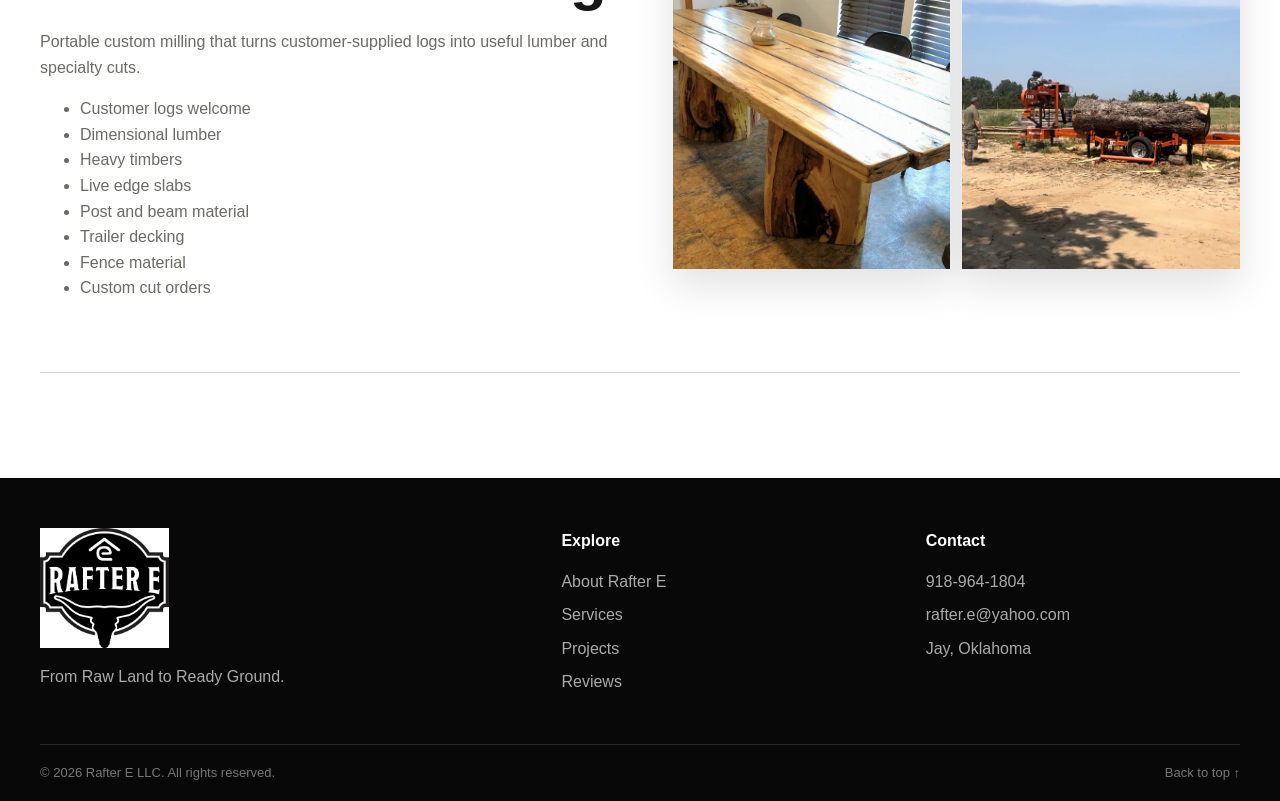
<file: services.html>
<!doctype html>
<html lang="en">
<head>
  <meta charset="utf-8">
  <meta name="viewport" content="width=device-width,initial-scale=1">
  <title>Services | Rafter E LLC</title>
  <meta name="description" content="Rafter E provides land clearing, site development, building pads, driveways, forestry mulching, shoreline restoration and storm cleanup.">
  <meta name="theme-color" content="#101010">
  <link rel="stylesheet" href="assets/styles.css">
  <script defer src="assets/script.js"></script>
</head>
<body id="top">
<a class="skip-link" href="#main">Skip to content</a>

<header class="site-header">
  <div class="container nav-wrap">
    <a class="brand" href="index.html" aria-label="Rafter E home">
      <img src="assets/images/rafter-e-logo.png" alt="Rafter E LLC">
    </a>
    <button class="menu-toggle" aria-expanded="false" aria-controls="main-nav">Menu</button>
    <nav id="main-nav" class="main-nav" aria-label="Main navigation">
  <a href="index.html">Home</a>
  <a href="about.html">About</a>
  <div class="nav-dropdown">
    <button class="dropdown-toggle" type="button" aria-expanded="false">Services <span>▾</span></button>
    <div class="dropdown-menu">
      <a href="services.html#land-clearing">Land Clearing</a>
      <a href="services.html#site-development">Site Development</a>
      <a href="services.html#building-pads">Building Pads</a>
      <a href="services.html#driveways">Driveways & Access Roads</a>
      <a href="services.html#forestry-mulching">Forestry Mulching</a>
      
      <a href="services.html#storm-cleanup">Storm Cleanup</a>
      <a href="services.html#custom-sawmilling">Custom Milling</a>
    </div>
  </div>
  <div class="nav-dropdown">
    <button class="dropdown-toggle" type="button" aria-expanded="false">Projects <span>▾</span></button>
    <div class="dropdown-menu">
      <a href="paradise-cove.html">Paradise Cove RV Park</a>
      <a href="mountain-bike-trail.html">Mountain Bike Trail</a><a href="smith-property.html">Smith Property Land Clearing</a>
      <a href="site-preparation.html">Site Preparation & Building Pads</a>
      <a href="driveways.html">Driveways & Access Roads</a>
      <a href="custom-milling.html">Custom Milling</a>
    </div>
  </div>
  <a href="reviews.html">Reviews</a>
  <a class="nav-cta" href="contact.html">Contact</a>
</nav>
  </div>
</header>

<main id="main">
<section class="page-hero services-hero"><div class="container page-hero-content">
<p class="eyebrow">Services</p><h1>The work before<br><span>the next phase begins.</span></h1>
<p>Professional property improvement, site development and custom milling services throughout Grand Lake and Northeast Oklahoma.</p>
</div></section>
<section class="section service-detail-list"><div class="container">
<article class="service-detail reveal" id="land-clearing"><div><p class="service-number">01</p><h2>Land Clearing</h2><p>Selective clearing, lot clearing, brush removal, hazardous-tree cleanup and view restoration.</p><ul><li>Residential and commercial lots</li><li>Overgrown acreage</li><li>Fence lines and access routes</li><li>Lakefront view restoration</li></ul></div><img src="assets/images/clearing-after.webp" alt="Completed selective land clearing"></article>
<article class="service-detail reverse reveal" id="site-development"><div><p class="service-number">02</p><h2>Site Development</h2><p>Clearing, grading, drainage shaping and access preparation for residential and commercial projects.</p><ul><li>Residential sites</li><li>Commercial developments</li><li>RV parks</li><li>Recreational property</li></ul></div><img src="assets/images/site-preparation-wide.webp" alt="Completed site development"></article>
<article class="service-detail reveal" id="building-pads"><div><p class="service-number">03</p><h2>Building Pads</h2><p>House, shop, barndominium, RV and equipment pads shaped with stability, access and drainage in mind.</p><ul><li>House and shop pads</li><li>Barndominium sites</li><li>RV and parking pads</li><li>Finish grading</li></ul></div><img src="assets/images/site-preparation-finish.webp" alt="Completed building pad"></article>
<article class="service-detail reverse reveal" id="driveways"><div><p class="service-number">04</p><h2>Driveways & Access Roads</h2><p>New construction, repairs, gravel placement, reshaping and drainage improvements.</p><ul><li>New gravel driveways</li><li>Private access roads</li><li>Driveway repairs and widening</li><li>Final grading and shaping</li></ul></div><img src="assets/images/driveway-finished.webp" alt="Finished gravel driveway"></article>
<article class="service-detail reveal" id="forestry-mulching"><div><p class="service-number">05</p><h2>Forestry Mulching</h2><p>Vegetation management that improves access and visibility while preserving selected trees.</p><ul><li>Brush and invasive growth</li><li>Trail and access opening</li><li>Fence lines</li><li>Fire-fuel reduction</li></ul></div><img src="assets/images/forestry-mulching.webp" alt="Forestry mulching"></article>

<article class="service-detail reveal" id="storm-cleanup"><div><p class="service-number">07</p><h2>Storm Cleanup</h2><p>Heavy-equipment support for fallen trees, debris removal and property restoration after severe weather.</p><ul><li>Fallen-tree cleanup</li><li>Access restoration</li><li>Debris handling</li><li>Large-scale storm recovery experience</li></ul></div><img src="assets/images/shoreline-before.webp" alt="Storm debris before cleanup"></article>
<article class="service-detail reverse reveal" id="custom-sawmilling"><div><p class="service-number">08</p><h2>Custom Saw Milling</h2><p>Portable custom milling that turns customer-supplied logs into useful lumber and specialty cuts.</p><ul><li>Customer logs welcome</li><li>Dimensional lumber</li><li>Heavy timbers</li><li>Live edge slabs</li><li>Post and beam material</li><li>Trailer decking</li><li>Fence material</li><li>Custom cut orders</li></ul></div><div class="service-gallery"><img src="assets/images/sawmilling-1.webp" alt="Custom saw milling"><img src="assets/images/sawmilling-3.webp" alt="Milled lumber"></div></article>
</div></section></main>

<footer class="site-footer">
  <div class="container footer-grid">
    <div class="footer-brand">
      <img src="assets/images/rafter-e-logo.png" alt="Rafter E LLC">
      <p>From Raw Land to Ready Ground.</p>
    </div>
    <div>
      <strong>Explore</strong>
      <a href="about.html">About Rafter E</a>
      <a href="services.html">Services</a>
      <a href="projects.html">Projects</a>
      <a href="reviews.html">Reviews</a>
    </div>
    <div>
      <strong>Contact</strong>
      <a href="tel:+19189641804">918-964-1804</a>
      <a href="mailto:rafter.e@yahoo.com">rafter.e@yahoo.com</a>
      <span>Jay, Oklahoma</span>
    </div>
  </div>
  <div class="container footer-bottom">
    <span>© <span id="year"></span> Rafter E LLC. All rights reserved.</span>
    <a href="#top">Back to top ↑</a>
  </div>
</footer>
<a class="mobile-call" href="tel:+19189641804">Call Rafter E</a>

</body></html>
</file>
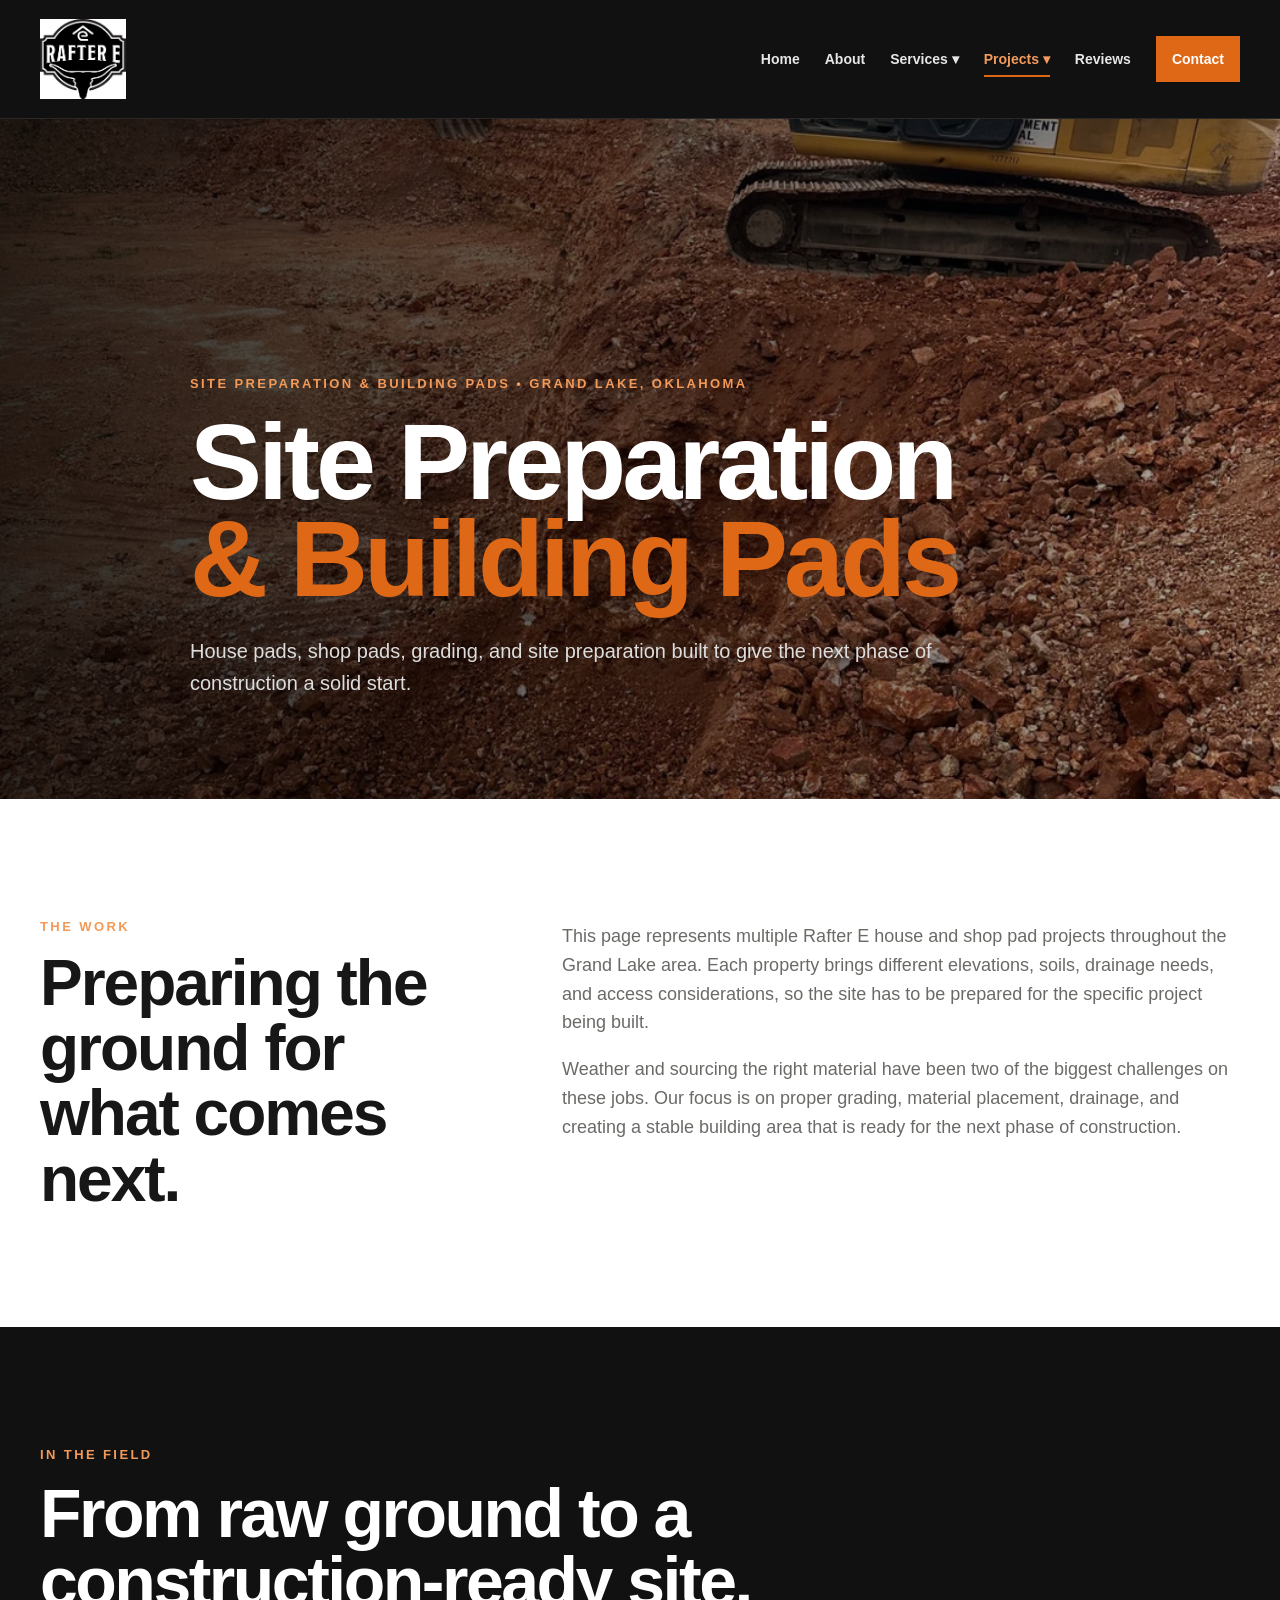
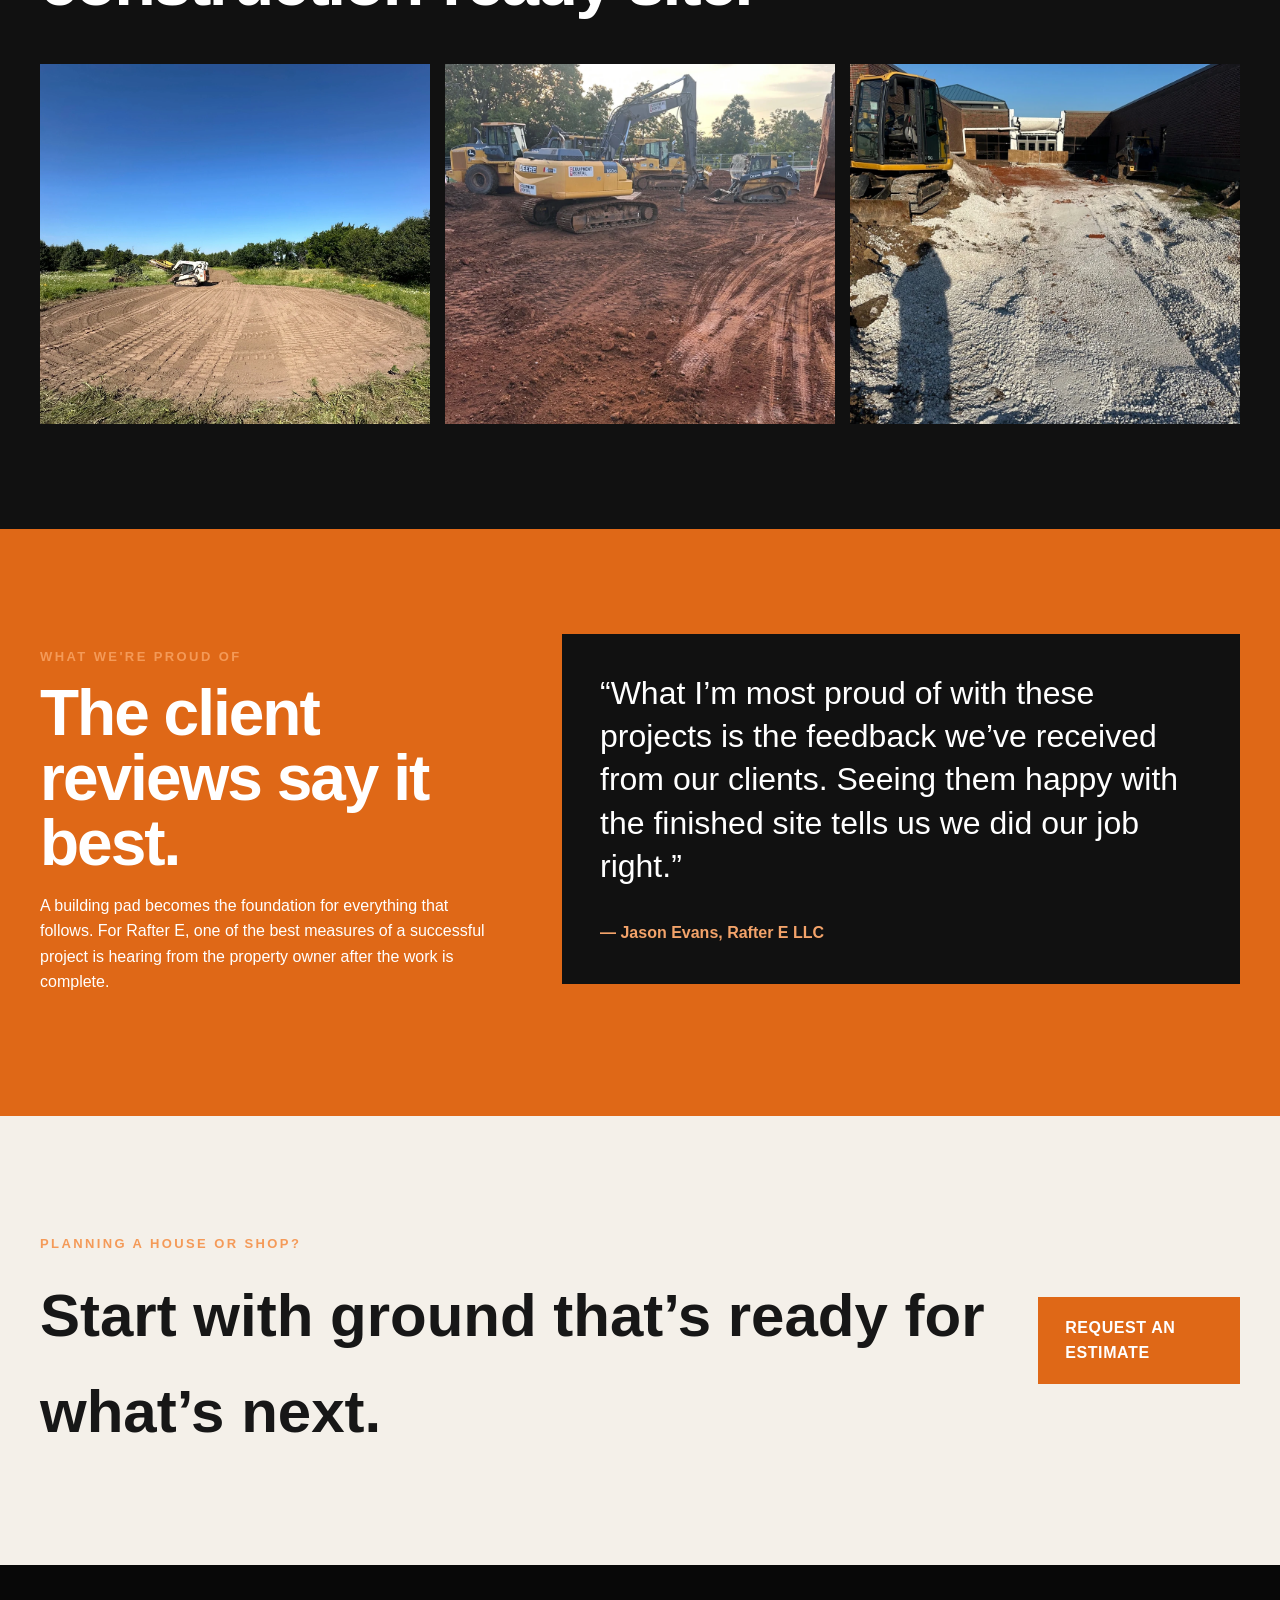
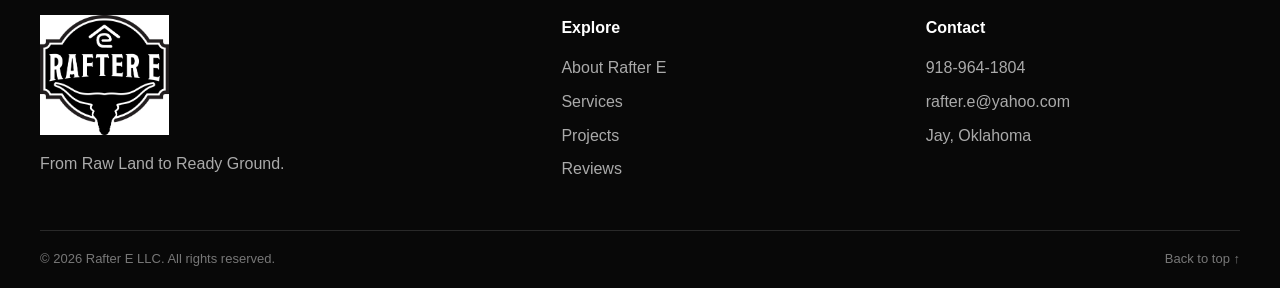
<file: site-preparation.html>
<!doctype html>
<html lang="en">
<head>
<meta charset="utf-8"><meta name="viewport" content="width=device-width,initial-scale=1">
<title>Site Preparation & Building Pads | Rafter E LLC</title>
<meta name="description" content="Rafter E LLC site preparation, house pads and shop pads throughout the Grand Lake, Oklahoma area.">
<link rel="stylesheet" href="assets/styles.css"><script defer src="assets/script.js"></script>
</head>
<body id="top"><a class="skip-link" href="#main">Skip to content</a>
<header class="site-header"><div class="container nav-wrap">
<a class="brand" href="index.html" aria-label="Rafter E home"><img src="assets/images/rafter-e-logo.png" alt="Rafter E LLC"></a>
<button class="menu-toggle" aria-expanded="false" aria-controls="main-nav">Menu</button>
<nav id="main-nav" class="main-nav" aria-label="Main navigation">
<a href="index.html">Home</a><a href="about.html">About</a>
<div class="nav-dropdown"><button class="dropdown-toggle" type="button" aria-expanded="false">Services <span>▾</span></button><div class="dropdown-menu">
<a href="services.html#land-clearing">Land Clearing</a><a href="services.html#site-development">Site Development</a><a href="services.html#building-pads">Building Pads</a><a href="services.html#driveways">Driveways & Access Roads</a><a href="services.html#forestry-mulching">Forestry Mulching</a><a href="services.html#storm-cleanup">Storm Cleanup</a><a href="services.html#custom-sawmilling">Custom Milling</a></div></div>
<div class="nav-dropdown current"><button class="dropdown-toggle" type="button" aria-expanded="false">Projects <span>▾</span></button><div class="dropdown-menu">
<a href="paradise-cove.html">Paradise Cove RV Park</a><a href="mountain-bike-trail.html">Mountain Bike Trail</a><a href="smith-property.html">Smith Property Land Clearing</a><a href="site-preparation.html" aria-current="page">Site Preparation & Building Pads</a><a href="driveways.html">Driveways & Access Roads</a>
      <a href="custom-milling.html">Custom Milling</a></div></div>
<a href="reviews.html">Reviews</a><a class="nav-cta" href="contact.html">Contact</a>
</nav></div></header>
<main id="main"><section class="pc-hero" style="background-image:linear-gradient(90deg,rgba(0,0,0,.82),rgba(0,0,0,.28)),url('assets/images/site-preparation/site-pad-01.webp?v=20260827')"><div class="container pc-hero-copy"><p class="eyebrow">Site Preparation & Building Pads • Grand Lake, Oklahoma</p><h1>Site Preparation<br><span>& Building Pads</span></h1><p>House pads, shop pads, grading, and site preparation built to give the next phase of construction a solid start.</p></div></section>
<section class="section"><div class="container pc-story"><div><p class="eyebrow">The Work</p><h2>Preparing the ground for what comes next.</h2></div><div><p>This page represents multiple Rafter E house and shop pad projects throughout the Grand Lake area. Each property brings different elevations, soils, drainage needs, and access considerations, so the site has to be prepared for the specific project being built.</p><p>Weather and sourcing the right material have been two of the biggest challenges on these jobs. Our focus is on proper grading, material placement, drainage, and creating a stable building area that is ready for the next phase of construction.</p></div></div></section>
<section class="section pc-gallery-wrap"><div class="container"><div class="section-heading"><p class="eyebrow">In the Field</p><h2>From raw ground to a construction-ready site.</h2></div><div class="pc-gallery pc-gallery-three">
<img src="assets/images/site-preparation/site-pad-05.webp?v=20260827" alt="Aerial view of a Rafter E building pad project in the Grand Lake area" loading="lazy">
<img src="assets/images/site-preparation/site-pad-06.webp?v=20260827" alt="Rafter E equipment working on site preparation in the Grand Lake area" loading="lazy">
<img src="assets/images/site-preparation/site-pad-08.webp?v=20260827" alt="Aerial view showing prepared building site and pad layout" loading="lazy">
</div></div></section>
<section class="section pc-result"><div class="container pc-result-grid"><div><p class="eyebrow">What We're Proud Of</p><h2>The client reviews say it best.</h2><p>A building pad becomes the foundation for everything that follows. For Rafter E, one of the best measures of a successful project is hearing from the property owner after the work is complete.</p></div><blockquote><p>“What I’m most proud of with these projects is the feedback we’ve received from our clients. Seeing them happy with the finished site tells us we did our job right.”</p><footer>— Jason Evans, Rafter E LLC</footer></blockquote></div></section>
<section class="section cta-band"><div class="container cta-band-inner"><div><p class="eyebrow">Planning a House or Shop?</p><h2>Start with ground that’s ready for what’s next.</h2></div><a class="button primary" href="contact.html">Request an Estimate</a></div></section></main>
<footer class="site-footer"><div class="container footer-grid"><div class="footer-brand"><img src="assets/images/rafter-e-logo.png" alt="Rafter E LLC"><p>From Raw Land to Ready Ground.</p></div><div><strong>Explore</strong><a href="about.html">About Rafter E</a><a href="services.html">Services</a><a href="projects.html">Projects</a><a href="reviews.html">Reviews</a></div><div><strong>Contact</strong><a href="tel:+19189641804">918-964-1804</a><a href="mailto:rafter.e@yahoo.com">rafter.e@yahoo.com</a><span>Jay, Oklahoma</span></div></div><div class="container footer-bottom"><span>© <span id="year"></span> Rafter E LLC. All rights reserved.</span><a href="#top">Back to top ↑</a></div></footer><a class="mobile-call" href="tel:+19189641804">Call Rafter E</a>
</body></html>
</file>
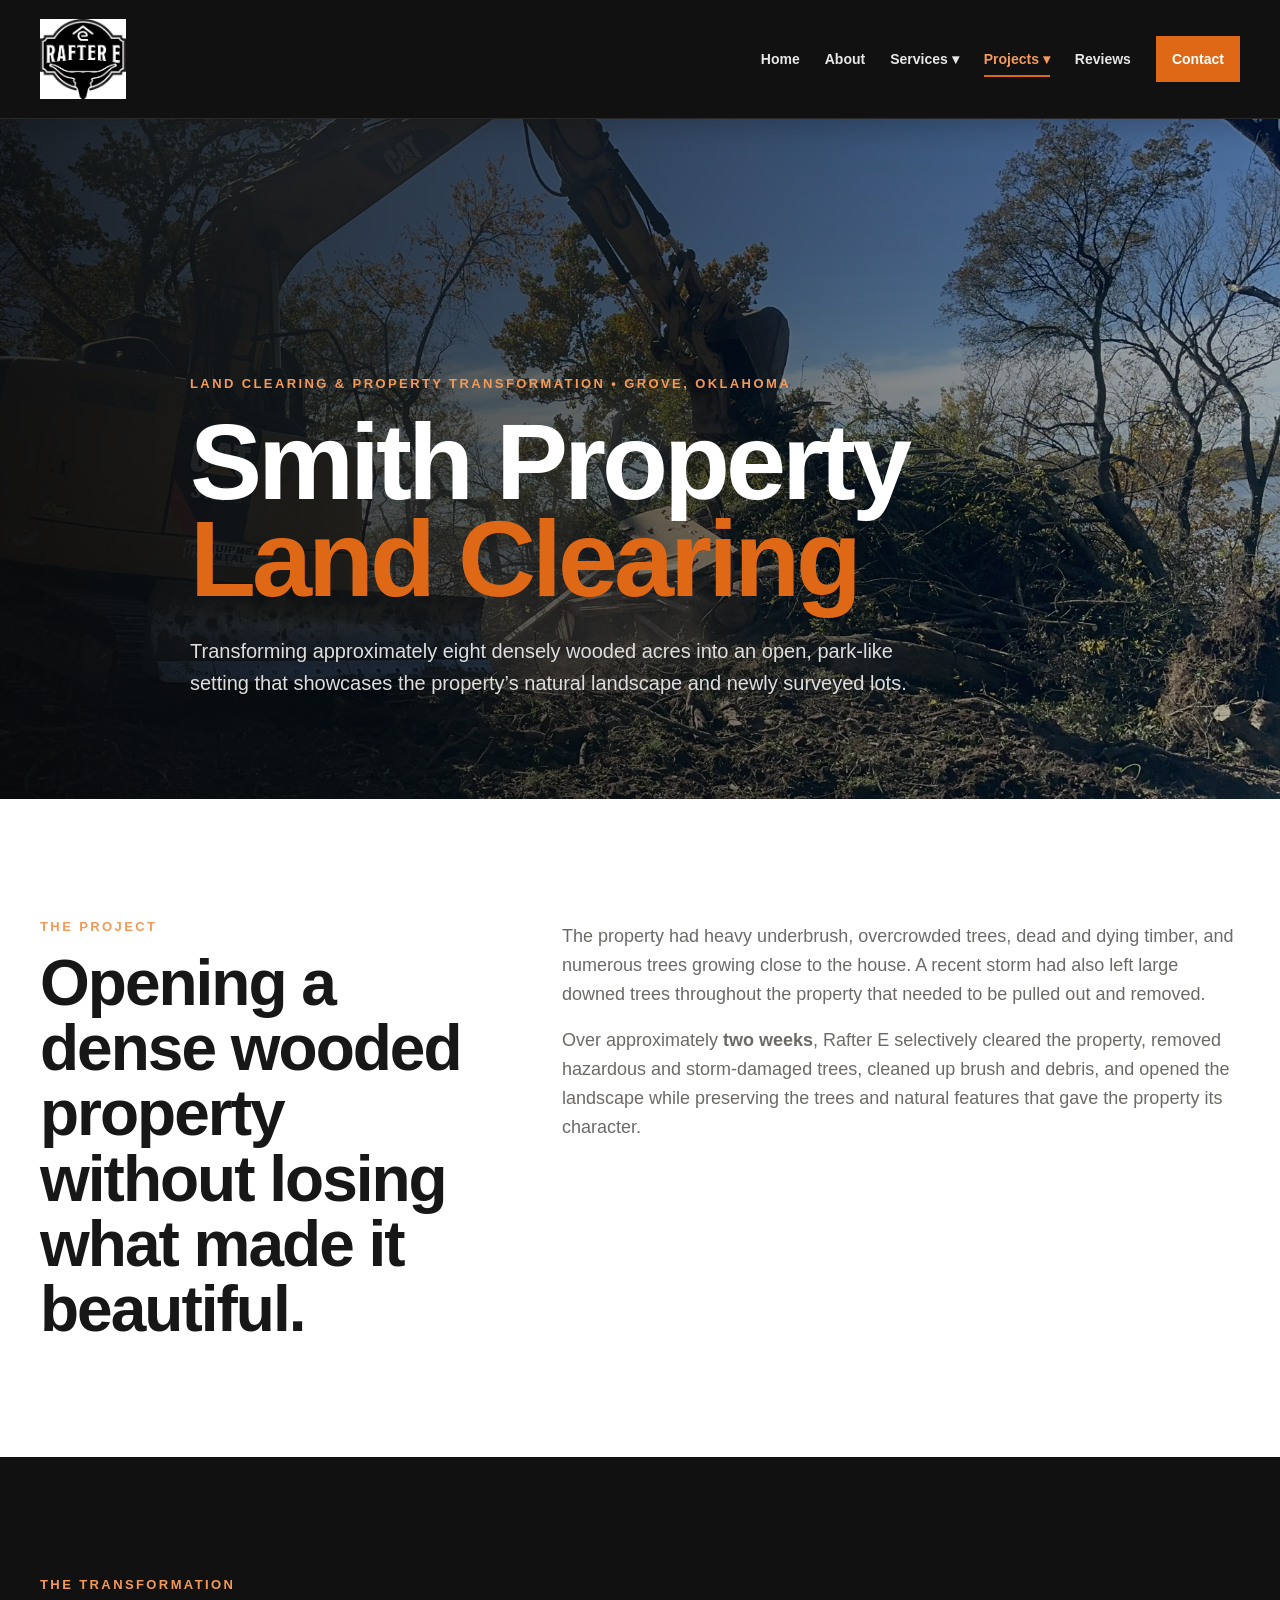
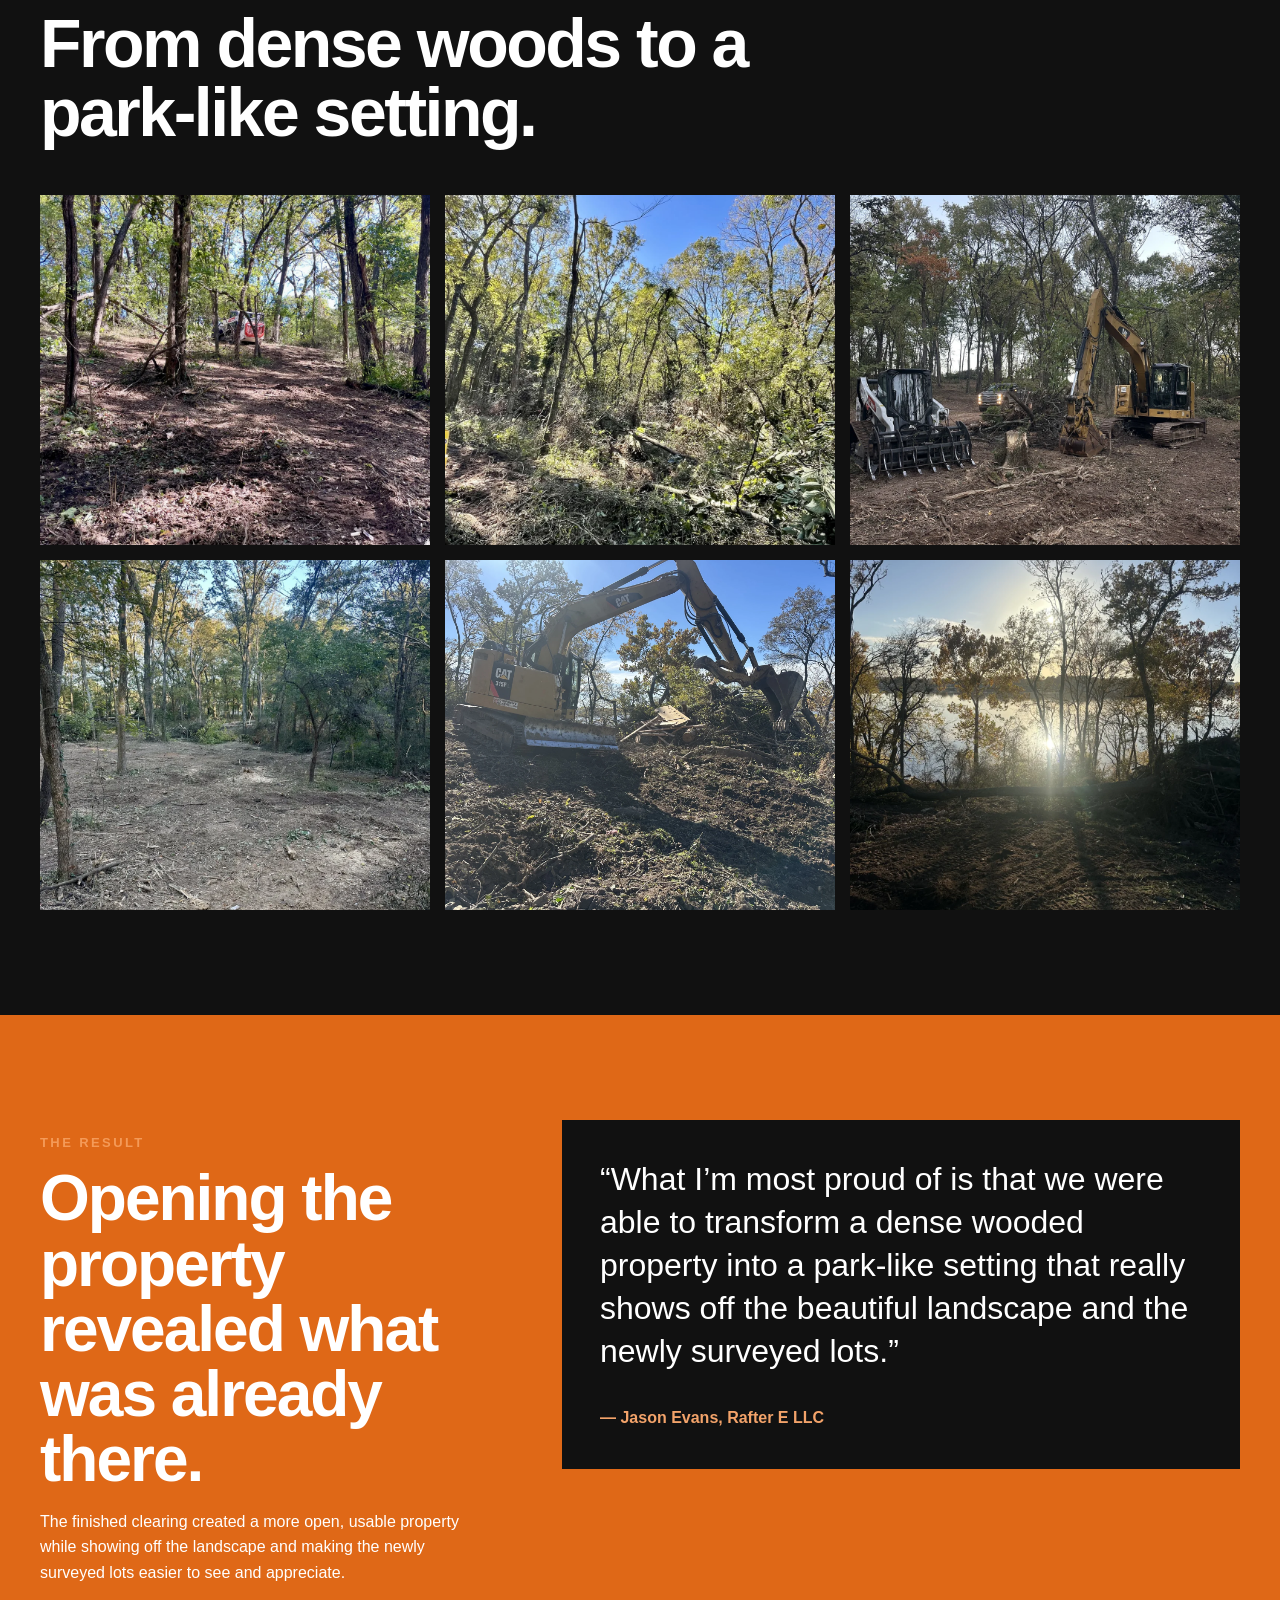
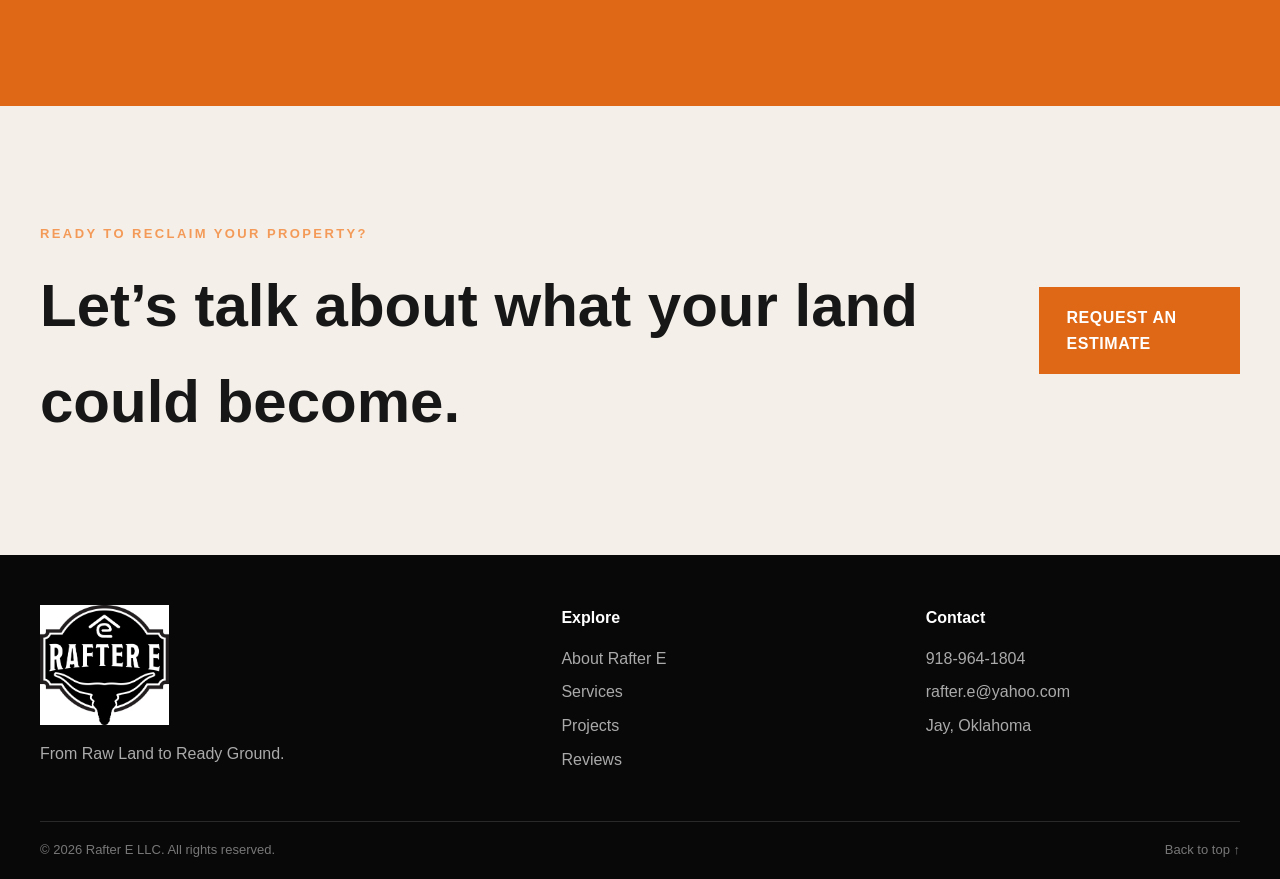
<file: smith-property.html>
<!doctype html>
<html lang="en">
<head>
<meta charset="utf-8"><meta name="viewport" content="width=device-width,initial-scale=1">
<title>Smith Property Land Clearing | Rafter E LLC</title>
<meta name="description" content="Eight-acre land clearing and property transformation by Rafter E LLC in Grove, Oklahoma.">
<link rel="stylesheet" href="assets/styles.css"><script defer src="assets/script.js"></script>
</head>
<body id="top"><a class="skip-link" href="#main">Skip to content</a>
<header class="site-header"><div class="container nav-wrap">
<a class="brand" href="index.html" aria-label="Rafter E home"><img src="assets/images/rafter-e-logo.png" alt="Rafter E LLC"></a>
<button class="menu-toggle" aria-expanded="false" aria-controls="main-nav">Menu</button>
<nav id="main-nav" class="main-nav" aria-label="Main navigation">
<a href="index.html">Home</a><a href="about.html">About</a>
<div class="nav-dropdown"><button class="dropdown-toggle" type="button" aria-expanded="false">Services <span>▾</span></button><div class="dropdown-menu">
<a href="services.html#land-clearing">Land Clearing</a><a href="services.html#site-development">Site Development</a><a href="services.html#building-pads">Building Pads</a><a href="services.html#driveways">Driveways & Access Roads</a><a href="services.html#forestry-mulching">Forestry Mulching</a><a href="services.html#storm-cleanup">Storm Cleanup</a><a href="services.html#custom-sawmilling">Custom Milling</a></div></div>
<div class="nav-dropdown current"><button class="dropdown-toggle" type="button" aria-expanded="false">Projects <span>▾</span></button><div class="dropdown-menu">
<a href="paradise-cove.html">Paradise Cove RV Park</a><a href="mountain-bike-trail.html">Mountain Bike Trail</a><a href="smith-property.html" aria-current="page">Smith Property Land Clearing</a><a href="site-preparation.html">Site Preparation & Building Pads</a><a href="driveways.html">Driveways & Access Roads</a>
      <a href="custom-milling.html">Custom Milling</a></div></div>
<a href="reviews.html">Reviews</a><a class="nav-cta" href="contact.html">Contact</a>
</nav></div></header>
<main id="main">
<section class="pc-hero" style="background-image:linear-gradient(90deg,rgba(0,0,0,.82),rgba(0,0,0,.28)),url('assets/images/smith-property/smith-16.webp')"><div class="container pc-hero-copy"><p class="eyebrow">Land Clearing & Property Transformation • Grove, Oklahoma</p><h1>Smith Property<br><span>Land Clearing</span></h1><p>Transforming approximately eight densely wooded acres into an open, park-like setting that showcases the property’s natural landscape and newly surveyed lots.</p></div></section>
<section class="section"><div class="container pc-story"><div><p class="eyebrow">The Project</p><h2>Opening a dense wooded property without losing what made it beautiful.</h2></div><div><p>The property had heavy underbrush, overcrowded trees, dead and dying timber, and numerous trees growing close to the house. A recent storm had also left large downed trees throughout the property that needed to be pulled out and removed.</p><p>Over approximately <strong>two weeks</strong>, Rafter E selectively cleared the property, removed hazardous and storm-damaged trees, cleaned up brush and debris, and opened the landscape while preserving the trees and natural features that gave the property its character.</p></div></div></section>
<section class="section pc-gallery-wrap"><div class="container"><div class="section-heading"><p class="eyebrow">The Transformation</p><h2>From dense woods to a park-like setting.</h2></div><div class="pc-gallery"><img src="assets/images/smith-property/smith-01.webp" alt="Smith Property land clearing project in Grove Oklahoma" loading="lazy">
<img src="assets/images/smith-property/smith-04.webp" alt="Smith Property land clearing project in Grove Oklahoma" loading="lazy">
<img src="assets/images/smith-property/smith-08.webp" alt="Smith Property land clearing project in Grove Oklahoma" loading="lazy">
<img src="assets/images/smith-property/smith-11.webp" alt="Smith Property land clearing project in Grove Oklahoma" loading="lazy">
<img src="assets/images/smith-property/smith-15.webp" alt="Smith Property land clearing project in Grove Oklahoma" loading="lazy">
<img src="assets/images/smith-property/smith-18.webp" alt="Smith Property land clearing project in Grove Oklahoma" loading="lazy"></div></div></section>
<section class="section pc-result"><div class="container pc-result-grid"><div><p class="eyebrow">The Result</p><h2>Opening the property revealed what was already there.</h2><p>The finished clearing created a more open, usable property while showing off the landscape and making the newly surveyed lots easier to see and appreciate.</p></div><blockquote><p>“What I’m most proud of is that we were able to transform a dense wooded property into a park-like setting that really shows off the beautiful landscape and the newly surveyed lots.”</p><footer>— Jason Evans, Rafter E LLC</footer></blockquote></div></section>
<section class="section cta-band"><div class="container cta-band-inner"><div><p class="eyebrow">Ready to Reclaim Your Property?</p><h2>Let’s talk about what your land could become.</h2></div><a class="button primary" href="contact.html">Request an Estimate</a></div></section>
</main>
<footer class="site-footer"><div class="container footer-grid"><div class="footer-brand"><img src="assets/images/rafter-e-logo.png" alt="Rafter E LLC"><p>From Raw Land to Ready Ground.</p></div><div><strong>Explore</strong><a href="about.html">About Rafter E</a><a href="services.html">Services</a><a href="projects.html">Projects</a><a href="reviews.html">Reviews</a></div><div><strong>Contact</strong><a href="tel:+19189641804">918-964-1804</a><a href="mailto:rafter.e@yahoo.com">rafter.e@yahoo.com</a><span>Jay, Oklahoma</span></div></div><div class="container footer-bottom"><span>© <span id="year"></span> Rafter E LLC. All rights reserved.</span><a href="#top">Back to top ↑</a></div></footer><a class="mobile-call" href="tel:+19189641804">Call Rafter E</a>
</body></html>
</file>
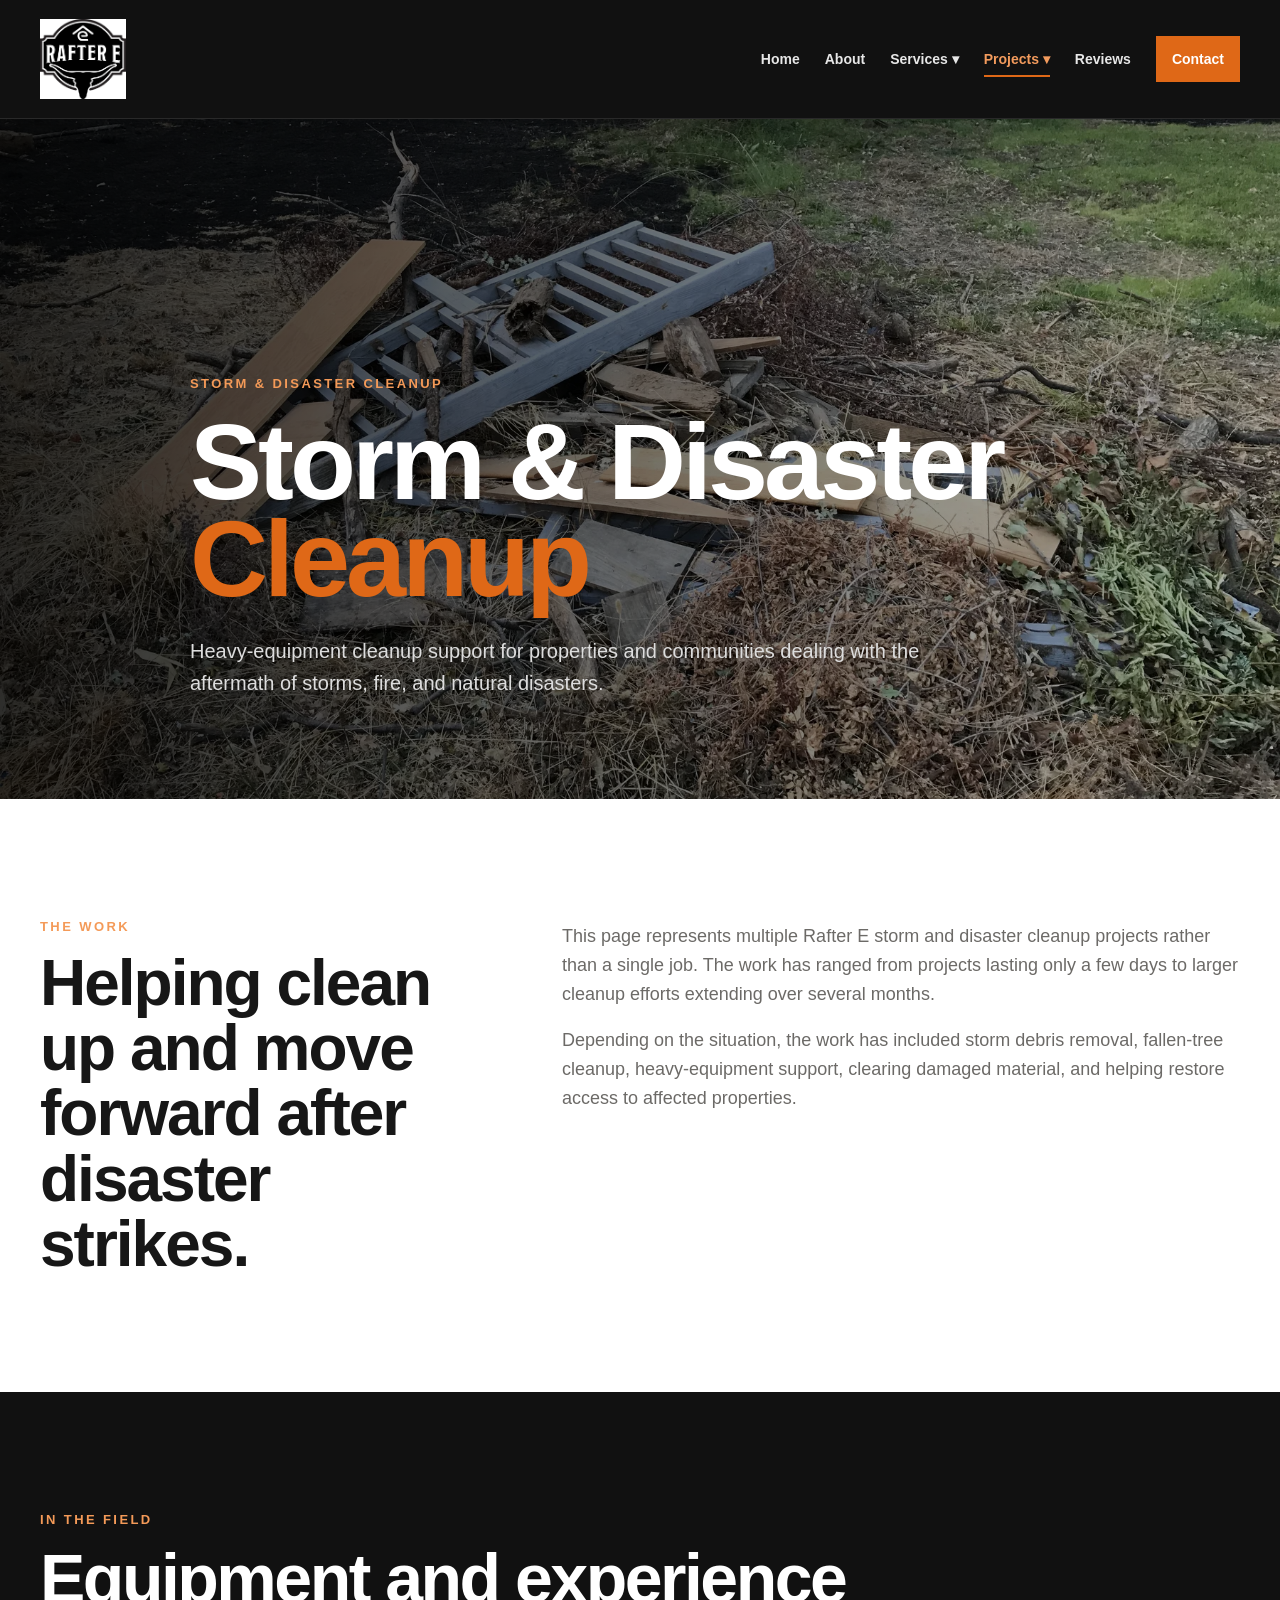
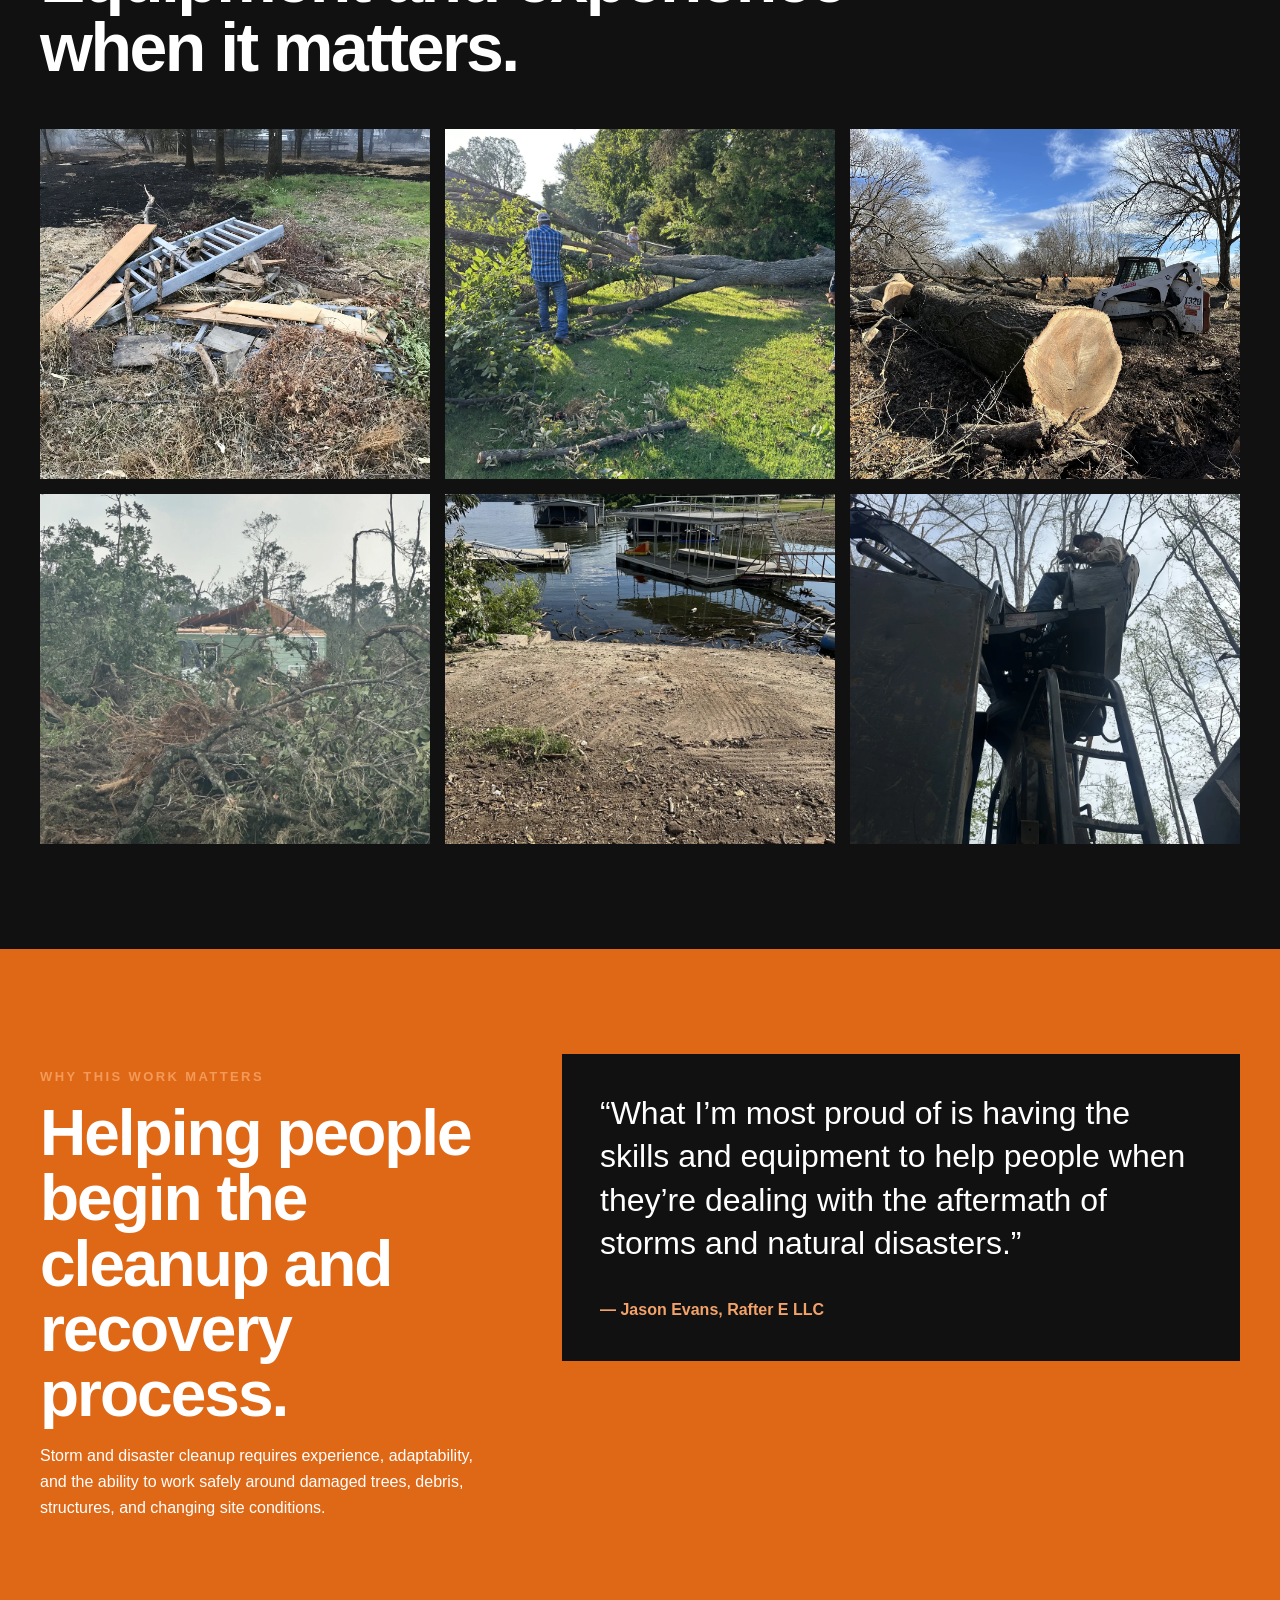
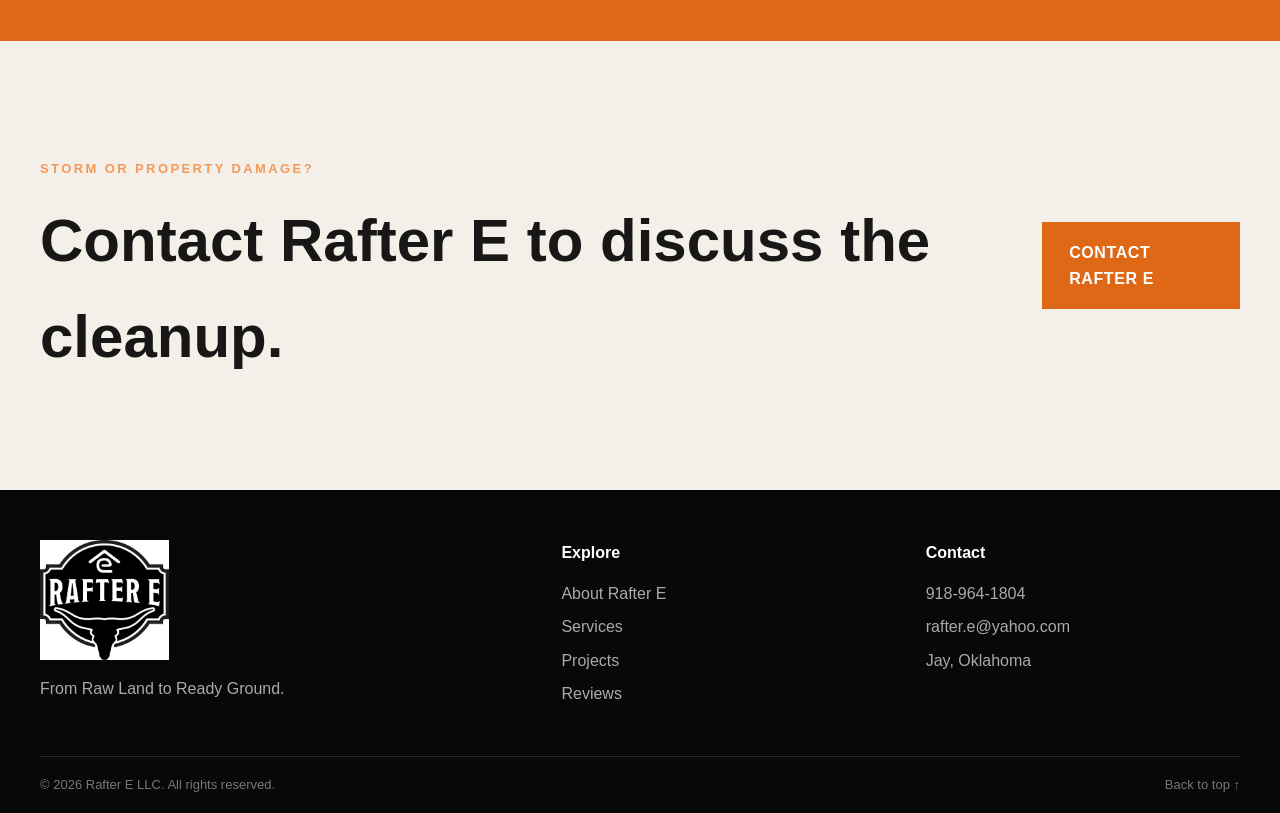
<file: storm-cleanup.html>
<!doctype html>
<html lang="en">
<head>
<meta charset="utf-8"><meta name="viewport" content="width=device-width,initial-scale=1">
<title>Storm & Disaster Cleanup | Rafter E LLC</title>
<meta name="description" content="Rafter E LLC storm and disaster cleanup projects including debris removal, fallen-tree cleanup and heavy-equipment support.">
<link rel="stylesheet" href="assets/styles.css"><script defer src="assets/script.js"></script>
</head>
<body id="top"><a class="skip-link" href="#main">Skip to content</a>
<header class="site-header"><div class="container nav-wrap">
<a class="brand" href="index.html" aria-label="Rafter E home"><img src="assets/images/rafter-e-logo.png" alt="Rafter E LLC"></a>
<button class="menu-toggle" aria-expanded="false" aria-controls="main-nav">Menu</button>
<nav id="main-nav" class="main-nav" aria-label="Main navigation">
<a href="index.html">Home</a><a href="about.html">About</a>
<div class="nav-dropdown"><button class="dropdown-toggle" type="button" aria-expanded="false">Services <span>▾</span></button><div class="dropdown-menu">
<a href="services.html#land-clearing">Land Clearing</a><a href="services.html#site-development">Site Development</a><a href="services.html#building-pads">Building Pads</a><a href="services.html#driveways">Driveways & Access Roads</a><a href="services.html#forestry-mulching">Forestry Mulching</a><a href="services.html#storm-cleanup">Storm Cleanup</a><a href="services.html#custom-sawmilling">Custom Milling</a></div></div>
<div class="nav-dropdown current"><button class="dropdown-toggle" type="button" aria-expanded="false">Projects <span>▾</span></button><div class="dropdown-menu">
<a href="paradise-cove.html">Paradise Cove RV Park</a><a href="mountain-bike-trail.html">Mountain Bike Trail</a><a href="smith-property.html">Smith Property Land Clearing</a><a href="site-preparation.html">Site Preparation & Building Pads</a><a href="driveways.html">Driveways & Access Roads</a>
      <a href="custom-milling.html">Custom Milling</a></div></div>
<a href="reviews.html">Reviews</a><a class="nav-cta" href="contact.html">Contact</a>
</nav></div></header>
<main id="main"><section class="pc-hero" style="background-image:linear-gradient(90deg,rgba(0,0,0,.82),rgba(0,0,0,.28)),url('assets/images/storm-cleanup/storm-01.webp')"><div class="container pc-hero-copy"><p class="eyebrow">Storm & Disaster Cleanup</p><h1>Storm & Disaster<br><span>Cleanup</span></h1><p>Heavy-equipment cleanup support for properties and communities dealing with the aftermath of storms, fire, and natural disasters.</p></div></section>
<section class="section"><div class="container pc-story"><div><p class="eyebrow">The Work</p><h2>Helping clean up and move forward after disaster strikes.</h2></div><div><p>This page represents multiple Rafter E storm and disaster cleanup projects rather than a single job. The work has ranged from projects lasting only a few days to larger cleanup efforts extending over several months.</p><p>Depending on the situation, the work has included storm debris removal, fallen-tree cleanup, heavy-equipment support, clearing damaged material, and helping restore access to affected properties.</p></div></div></section>
<section class="section pc-gallery-wrap"><div class="container"><div class="section-heading"><p class="eyebrow">In the Field</p><h2>Equipment and experience when it matters.</h2></div><div class="pc-gallery"><img src="assets/images/storm-cleanup/storm-01.webp" alt="Rafter E storm and disaster cleanup" loading="lazy"><img src="assets/images/storm-cleanup/storm-04.webp" alt="Rafter E storm and disaster cleanup" loading="lazy"><img src="assets/images/storm-cleanup/storm-08.webp" alt="Rafter E storm and disaster cleanup" loading="lazy"><img src="assets/images/storm-cleanup/storm-11.webp" alt="Rafter E storm and disaster cleanup" loading="lazy"><img src="assets/images/storm-cleanup/storm-15.webp" alt="Rafter E storm and disaster cleanup" loading="lazy"><img src="assets/images/storm-cleanup/storm-18.webp" alt="Rafter E storm and disaster cleanup" loading="lazy"></div></div></section>
<section class="section pc-result"><div class="container pc-result-grid"><div><p class="eyebrow">Why This Work Matters</p><h2>Helping people begin the cleanup and recovery process.</h2><p>Storm and disaster cleanup requires experience, adaptability, and the ability to work safely around damaged trees, debris, structures, and changing site conditions.</p></div><blockquote><p>“What I’m most proud of is having the skills and equipment to help people when they’re dealing with the aftermath of storms and natural disasters.”</p><footer>— Jason Evans, Rafter E LLC</footer></blockquote></div></section>
<section class="section cta-band"><div class="container cta-band-inner"><div><p class="eyebrow">Storm or Property Damage?</p><h2>Contact Rafter E to discuss the cleanup.</h2></div><a class="button primary" href="contact.html">Contact Rafter E</a></div></section></main>
<footer class="site-footer"><div class="container footer-grid"><div class="footer-brand"><img src="assets/images/rafter-e-logo.png" alt="Rafter E LLC"><p>From Raw Land to Ready Ground.</p></div><div><strong>Explore</strong><a href="about.html">About Rafter E</a><a href="services.html">Services</a><a href="projects.html">Projects</a><a href="reviews.html">Reviews</a></div><div><strong>Contact</strong><a href="tel:+19189641804">918-964-1804</a><a href="mailto:rafter.e@yahoo.com">rafter.e@yahoo.com</a><span>Jay, Oklahoma</span></div></div><div class="container footer-bottom"><span>© <span id="year"></span> Rafter E LLC. All rights reserved.</span><a href="#top">Back to top ↑</a></div></footer><a class="mobile-call" href="tel:+19189641804">Call Rafter E</a>
</body></html>
</file>
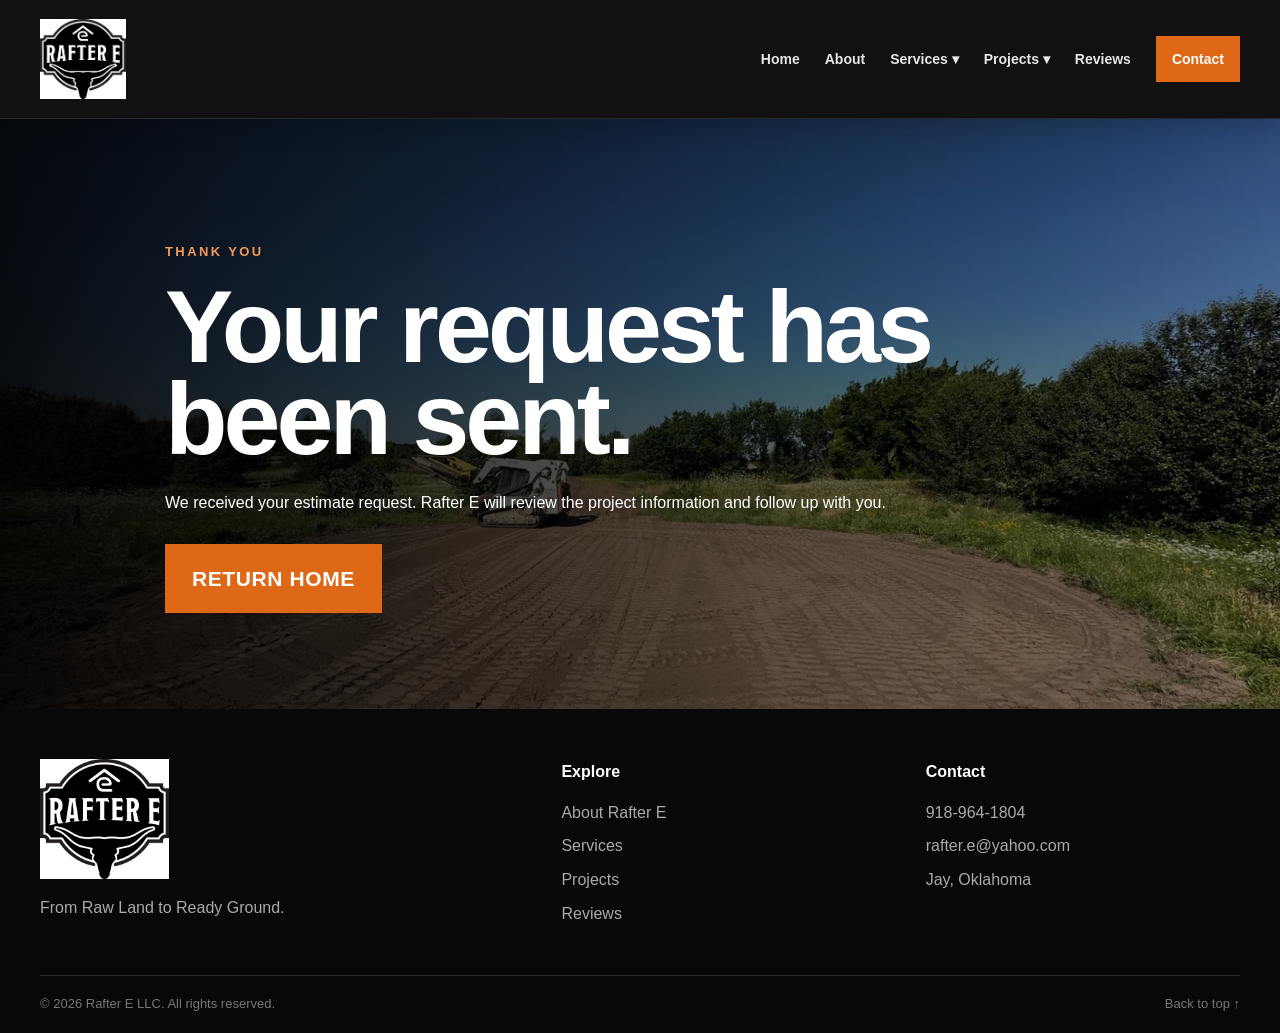
<file: thank-you.html>
<!doctype html>
<html lang="en">
<head>
  <meta charset="utf-8">
  <meta name="viewport" content="width=device-width,initial-scale=1">
  <title>Thank You | Rafter E LLC</title>
  <meta name="description" content="Thank you for contacting Rafter E LLC.">
  <meta name="theme-color" content="#101010">
  <link rel="stylesheet" href="assets/styles.css">
  <script defer src="assets/script.js"></script>
</head>
<body id="top">
<a class="skip-link" href="#main">Skip to content</a>

<header class="site-header">
  <div class="container nav-wrap">
    <a class="brand" href="index.html" aria-label="Rafter E home">
      <img src="assets/images/rafter-e-logo.png" alt="Rafter E LLC">
    </a>
    <button class="menu-toggle" aria-expanded="false" aria-controls="main-nav">Menu</button>
    <nav id="main-nav" class="main-nav" aria-label="Main navigation">
  <a href="index.html">Home</a>
  <a href="about.html">About</a>
  <div class="nav-dropdown">
    <button class="dropdown-toggle" type="button" aria-expanded="false">Services <span>▾</span></button>
    <div class="dropdown-menu">
      <a href="services.html#land-clearing">Land Clearing</a>
      <a href="services.html#site-development">Site Development</a>
      <a href="services.html#building-pads">Building Pads</a>
      <a href="services.html#driveways">Driveways & Access Roads</a>
      <a href="services.html#forestry-mulching">Forestry Mulching</a>
      
      <a href="services.html#storm-cleanup">Storm Cleanup</a>
      <a href="services.html#custom-sawmilling">Custom Milling</a>
    </div>
  </div>
  <div class="nav-dropdown">
    <button class="dropdown-toggle" type="button" aria-expanded="false">Projects <span>▾</span></button>
    <div class="dropdown-menu">
      <a href="paradise-cove.html">Paradise Cove RV Park</a>
      <a href="mountain-bike-trail.html">Mountain Bike Trail</a><a href="smith-property.html">Smith Property Land Clearing</a>
      <a href="site-preparation.html">Site Preparation & Building Pads</a>
      <a href="driveways.html">Driveways & Access Roads</a>
      <a href="custom-milling.html">Custom Milling</a>
    </div>
  </div>
  <a href="reviews.html">Reviews</a>
  <a class="nav-cta" href="contact.html">Contact</a>
</nav>
  </div>
</header>

<main id="main">
  <section class="page-hero contact-hero">
    <div class="container page-hero-content">
      <p class="eyebrow">Thank You</p>
      <h1>Your request has been sent.</h1>
      <p>We received your estimate request. Rafter E will review the project information and follow up with you.</p>
      <p style="margin-top:28px"><a class="button primary" href="index.html">Return Home</a></p>
    </div>
  </section>
</main>

<footer class="site-footer">
  <div class="container footer-grid">
    <div class="footer-brand">
      <img src="assets/images/rafter-e-logo.png" alt="Rafter E LLC">
      <p>From Raw Land to Ready Ground.</p>
    </div>
    <div>
      <strong>Explore</strong>
      <a href="about.html">About Rafter E</a>
      <a href="services.html">Services</a>
      <a href="projects.html">Projects</a>
      <a href="reviews.html">Reviews</a>
    </div>
    <div>
      <strong>Contact</strong>
      <a href="tel:+19189641804">918-964-1804</a>
      <a href="mailto:rafter.e@yahoo.com">rafter.e@yahoo.com</a>
      <span>Jay, Oklahoma</span>
    </div>
  </div>
  <div class="container footer-bottom">
    <span>© <span id="year"></span> Rafter E LLC. All rights reserved.</span>
    <a href="#top">Back to top ↑</a>
  </div>
</footer>
<a class="mobile-call" href="tel:+19189641804">Call Rafter E</a>

</body></html>
</file>
<file: assets/styles.css>
:root{--black:#0c0c0c;--charcoal:#171717;--orange:#df6817;--orange-dark:#b84d08;--cream:#f4f0e9;--white:#fff;--muted:#6c6a67;--line:#d8d3cb;--max:1200px;--shadow:0 22px 55px rgba(0,0,0,.17)}
*{box-sizing:border-box}html{scroll-behavior:smooth}body{margin:0;background:#fff;color:#171717;font-family:Arial,Helvetica,sans-serif;line-height:1.6}img{display:block;max-width:100%}a{color:inherit;text-decoration:none}.container{width:min(var(--max),calc(100% - 40px));margin-inline:auto}.skip-link{position:absolute;left:-999px;z-index:999;background:#fff;padding:10px}.skip-link:focus{left:12px;top:12px}
.site-header{position:sticky;top:0;z-index:100;background:rgba(10,10,10,.97);border-bottom:1px solid #292929}.nav-wrap{height:118px;display:flex;align-items:center;justify-content:space-between;gap:25px}.brand img{height:80px;width:auto}.main-nav{display:flex;align-items:center;gap:25px;color:#e7e7e7;font-size:14px;font-weight:800}.main-nav a:hover{color:#f39b5d}.nav-cta{background:var(--orange);padding:12px 16px;color:#fff!important}.menu-toggle{display:none;background:none;border:1px solid #555;color:#fff;padding:10px 13px;font-weight:800}
.hero{position:relative;min-height:calc(100vh - 118px);color:#fff;display:flex;align-items:center;overflow:hidden;background:#111}.hero-bg{position:absolute;inset:0;background:linear-gradient(90deg,rgba(0,0,0,.93) 0%,rgba(0,0,0,.78) 42%,rgba(0,0,0,.18) 100%),url("images/hero-fleet.webp") center/cover no-repeat;transform:scale(1.01)}.hero-content{position:relative;z-index:2;padding-block:105px}.hero-badge,.eyebrow{text-transform:uppercase;letter-spacing:2.4px;font-size:13px;font-weight:900;color:#f49a58}.hero h1{font-size:clamp(58px,8.6vw,116px);line-height:.89;letter-spacing:-5px;margin:22px 0 30px;max-width:1050px}.hero h1 span{color:var(--orange)}.hero-content>p{font-size:21px;max-width:820px;color:#ddd}.hero-actions{display:flex;gap:15px;flex-wrap:wrap;margin-top:34px}.button{display:inline-flex;justify-content:center;align-items:center;padding:16px 25px;border:2px solid transparent;font-weight:900;text-transform:uppercase;letter-spacing:.6px;cursor:pointer}.primary{background:var(--orange);color:#fff}.primary:hover{background:var(--orange-dark)}.outline{border-color:#fff;color:#fff}.outline:hover{background:#fff;color:#111}.trust-row{display:flex;flex-wrap:wrap;gap:28px;margin-top:40px;color:#ddd;font-weight:800}.scroll-cue{position:absolute;bottom:20px;left:50%;color:#fff;font-size:28px;animation:bob 1.6s infinite}@keyframes bob{50%{transform:translateY(7px)}}
.proof-bar{background:var(--orange);color:#fff}.proof-grid{display:grid;grid-template-columns:repeat(4,1fr)}.proof-grid article{padding:27px 23px;border-right:1px solid rgba(255,255,255,.25)}.proof-grid article:last-child{border-right:0}.proof-grid strong,.proof-grid span{display:block}.proof-grid strong{font-size:18px}.proof-grid span{font-size:13px;color:#ffe4d1;margin-top:5px}
.section{padding:105px 0}.section-heading{max-width:820px;margin-bottom:48px}.section-heading h2,.difference h2,.veteran-section h2,.service-area h2,.estimate h2{font-size:clamp(40px,5.6vw,68px);line-height:1.01;letter-spacing:-2.5px;margin:10px 0 20px}.section-heading>p:last-child{font-size:18px;color:var(--muted)}.service-grid{display:grid;grid-template-columns:repeat(3,1fr);gap:18px}.service-card{position:relative;border:1px solid var(--line);padding:32px;min-height:265px;background:#fff;overflow:hidden;transition:transform .3s,border-color .3s,box-shadow .3s}.service-card:after{content:"";position:absolute;inset:auto 0 0;height:5px;background:var(--orange);transform:scaleX(0);transform-origin:left;transition:transform .3s}.service-card:hover{transform:translateY(-8px);border-color:var(--orange);box-shadow:var(--shadow)}.service-card:hover:after{transform:scaleX(1)}.service-icon{color:var(--orange);font-size:13px;font-weight:900;letter-spacing:2px}.service-card h3{font-size:27px;margin:46px 0 12px}.service-card p{color:var(--muted);margin:0}
.projects{background:#111;color:#fff}.light>p:last-child{color:#bbb}.project-feature{display:grid;grid-template-columns:1.25fr .75fr;gap:52px;align-items:center;margin:70px 0 100px}.project-feature.reverse .comparison{order:2}.comparison{position:relative;height:540px;overflow:hidden;background:#222;box-shadow:var(--shadow)}.comparison img{position:absolute;inset:0;width:100%;height:100%;object-fit:cover}.comparison-before-wrap{position:absolute;inset:0;width:50%;overflow:hidden}.comparison-before{width:100%;max-width:none}.comparison input{position:absolute;inset:0;width:100%;height:100%;opacity:0;cursor:ew-resize;z-index:5}.comparison .handle{position:absolute;z-index:4;top:0;bottom:0;left:50%;width:3px;background:#fff;pointer-events:none}.comparison .handle:after{content:"↔";position:absolute;top:50%;left:50%;transform:translate(-50%,-50%);display:grid;place-items:center;width:46px;height:46px;border-radius:50%;background:var(--orange);font-size:22px;font-weight:900}.label{position:absolute;top:18px;z-index:3;background:rgba(0,0,0,.72);padding:7px 11px;text-transform:uppercase;font-size:11px;font-weight:900;letter-spacing:1px}.label.before{left:18px}.label.after{right:18px}.project-kicker{color:#f39a58;text-transform:uppercase;font-size:12px;font-weight:900;letter-spacing:2px}.project-copy h3,.site-prep h3{font-size:38px;line-height:1.07;margin:10px 0 20px}.project-copy p,.project-copy li,.site-prep p{color:#bbb}.project-copy ul{padding-left:20px}.site-prep{display:grid;grid-template-columns:.7fr 1.3fr;gap:50px;align-items:center;background:#1b1b1b;padding:42px}.site-prep-images{display:grid;grid-template-columns:1.4fr .6fr;gap:12px}.site-prep-images img{width:100%;height:450px;object-fit:cover}.text-link{color:#f39a58;font-weight:900;display:inline-block;margin-top:18px}
.equipment{background:var(--cream)}.equipment-grid{display:grid;grid-template-columns:repeat(4,1fr);gap:15px}.equipment-grid figure{margin:0;background:#fff;box-shadow:0 10px 30px rgba(0,0,0,.08);overflow:hidden}.equipment-grid img{width:100%;height:280px;object-fit:cover;transition:transform .5s}.equipment-grid figure:hover img{transform:scale(1.04)}.equipment-grid figcaption{padding:22px}.equipment-grid strong,.equipment-grid span{display:block}.equipment-grid strong{font-size:20px}.equipment-grid span{color:var(--muted);font-size:14px;margin-top:7px}
.difference{background:#fff}.difference-grid{display:grid;grid-template-columns:.95fr 1.05fr;gap:70px;align-items:center}.difference-image img{width:100%;height:640px;object-fit:cover}.large{font-size:25px}.principles{display:grid;grid-template-columns:1fr 1fr;gap:18px;margin-top:32px}.principles article{border-top:4px solid var(--orange);background:var(--cream);padding:22px}.principles strong,.principles span{display:block}.principles span{color:var(--muted);font-size:14px;margin-top:7px}
.veteran-section{background:var(--orange);color:#fff}.veteran-grid{display:grid;grid-template-columns:1fr .75fr;gap:70px;align-items:center}.veteran-copy>p{font-size:18px}.discount{margin-top:30px;padding:22px;background:#111}.discount strong,.discount span{display:block}.discount strong{font-size:23px}.discount span{color:#ccc;margin-top:6px}.certificate img{box-shadow:var(--shadow);border:8px solid #fff}
.reviews{background:#111;color:#fff}.reviews-grid{display:grid;grid-template-columns:repeat(3,1fr);gap:16px}.review{margin:0;background:#1c1c1c;padding:28px;border-top:4px solid var(--orange)}.review p{font-size:18px;color:#ddd}.review footer{color:#f39a58;font-weight:900}.stars{color:#f39a58;letter-spacing:4px}
.service-area{background:var(--cream)}.service-area-grid{display:grid;grid-template-columns:1fr 1fr;gap:70px;align-items:center}.service-area-grid p{color:var(--muted);font-size:18px}.area-list{display:flex;flex-wrap:wrap;gap:10px}.area-list span{background:#fff;border:1px solid var(--line);padding:13px 17px;font-weight:800}
.estimate{background:#111;color:#fff}.estimate-grid{display:grid;grid-template-columns:.85fr 1.15fr;gap:70px}.estimate-copy>p{color:#bbb;font-size:18px}.contact-links{display:grid;border-top:1px solid #444;margin-top:32px}.contact-links a{display:flex;justify-content:space-between;gap:20px;padding:17px 0;border-bottom:1px solid #444}.contact-links span{color:#bbb}.estimate-form{background:#fff;color:#111;padding:35px}.form-row{display:grid;grid-template-columns:1fr 1fr;gap:16px}.estimate-form label{display:grid;gap:6px;margin-bottom:15px;font-weight:800}.estimate-form input,.estimate-form select,.estimate-form textarea{width:100%;padding:13px;border:1px solid #ccc;font:inherit}.full{width:100%;border:0}.estimate-form small{display:block;color:#777;text-align:center;margin-top:10px}.hidden{display:none}
.site-footer{background:#080808;color:#fff;padding:50px 0 18px}.footer-grid{display:grid;grid-template-columns:1.5fr 1fr 1fr;gap:50px}.footer-brand img{height:120px}.footer-brand p{color:#aaa}.footer-grid>div:not(:first-child){display:grid;align-content:start;gap:8px;color:#aaa}.footer-grid strong{color:#fff;margin-bottom:7px}.footer-bottom{display:flex;justify-content:space-between;border-top:1px solid #292929;margin-top:38px;padding-top:18px;color:#777;font-size:13px}.mobile-call{display:none}
.reveal{opacity:0;transform:translateY(24px);transition:opacity .7s ease,transform .7s ease}.reveal.visible{opacity:1;transform:none}
@media(max-width:960px){.menu-toggle{display:block}.main-nav{display:none;position:absolute;top:118px;left:0;right:0;background:#111;padding:24px;flex-direction:column;align-items:stretch}.main-nav.open{display:flex}.proof-grid,.service-grid,.equipment-grid,.reviews-grid{grid-template-columns:repeat(2,1fr)}.project-feature,.site-prep,.difference-grid,.veteran-grid,.service-area-grid,.estimate-grid{grid-template-columns:1fr}.project-feature.reverse .comparison{order:0}.comparison{height:500px}.site-prep-images{grid-template-columns:1fr 1fr}.difference-image img{height:520px}}
@media(max-width:620px){body{padding-bottom:54px}.container{width:min(var(--max),calc(100% - 28px))}.nav-wrap{height:92px}.brand img{height:64px}.main-nav{top:92px}.hero{min-height:690px}.hero-content{padding-block:80px}.hero h1{font-size:54px;letter-spacing:-2px}.hero-content>p{font-size:18px}.button{width:100%}.trust-row{display:grid;gap:8px}.proof-grid,.service-grid,.equipment-grid,.reviews-grid,.principles{grid-template-columns:1fr}.proof-grid article{border-right:0;border-bottom:1px solid rgba(255,255,255,.25)}.section{padding:72px 0}.comparison{height:390px}.project-feature{margin:50px 0 75px;gap:28px}.site-prep{padding:24px}.site-prep-images{grid-template-columns:1fr}.site-prep-images img{height:300px}.equipment-grid img{height:250px}.difference-image img{height:400px}.form-row{grid-template-columns:1fr}.estimate-form{padding:22px}.footer-grid{grid-template-columns:1fr}.footer-bottom{flex-direction:column;gap:8px}.mobile-call{display:block;position:fixed;bottom:0;left:0;right:0;background:var(--orange);color:#fff;padding:15px;text-align:center;font-weight:900;text-transform:uppercase;z-index:120}}

/* Multi-page website additions */
.page-hero{min-height:590px;display:flex;align-items:end;color:#fff;position:relative;background:#111;overflow:hidden}
.page-hero:before{content:"";position:absolute;inset:0;background-size:cover;background-position:center}
.page-hero:after{content:"";position:absolute;inset:0;background:linear-gradient(90deg,rgba(0,0,0,.93),rgba(0,0,0,.42))}
.about-hero:before{background-image:url("images/equipment-transport.webp")}
.services-hero:before{background-image:url("images/equipment-grading.webp")}
.projects-hero:before{background-image:url("images/cleared-property-1.webp")}
.reviews-hero:before{background-image:url("images/hero-fleet.webp")}
.contact-hero:before{background-image:url("images/site-preparation-wide.webp")}
.page-hero-content{position:relative;z-index:2;padding-block:110px 75px;max-width:950px}
.page-hero h1{font-size:clamp(54px,8vw,104px);line-height:.9;letter-spacing:-4px;margin:18px 0 25px}
.page-hero h1 span{color:var(--orange)}
.page-hero p:last-child{font-size:21px;color:#ddd;max-width:780px}
.story-grid{display:grid;grid-template-columns:1.05fr .95fr;gap:70px;align-items:center}
.story-copy h2{font-size:clamp(38px,5vw,62px);line-height:1.03;letter-spacing:-2px;margin:10px 0 25px}
.story-copy p{font-size:18px;color:var(--muted)}
.story-photo img{width:100%;height:650px;object-fit:cover}
.values-grid{display:grid;grid-template-columns:repeat(4,1fr);gap:16px}
.value-card{background:#1c1c1c;border-top:4px solid var(--orange);padding:28px}
.value-card span{color:#f39a58;font-weight:900;letter-spacing:2px}
.value-card h3{font-size:24px}
.value-card p{color:#bbb}
.cta-band{background:var(--cream)}
.cta-band-inner{display:flex;align-items:center;justify-content:space-between;gap:35px}
.cta-band h2{font-size:clamp(36px,5vw,60px);margin:5px 0 0}
.service-detail-list{background:#fff}
.service-detail{display:grid;grid-template-columns:1fr 1fr;gap:65px;align-items:center;padding:55px 0;border-bottom:1px solid var(--line)}
.service-detail.reverse>div{order:2}
.service-detail img{width:100%;height:520px;object-fit:cover}
.service-detail h2{font-size:clamp(38px,5vw,60px);line-height:1;margin:5px 0 20px}
.service-detail p,.service-detail li{color:var(--muted)}
.service-number{color:var(--orange)!important;font-weight:900;letter-spacing:2px}
.portfolio-intro{background:var(--cream)}
.case-study{background:#fff;padding:44px;margin-bottom:70px;box-shadow:0 20px 50px rgba(0,0,0,.09)}
.case-title h2{font-size:clamp(38px,5vw,62px);line-height:1.02;margin:8px 0 25px}
.case-facts{display:grid;grid-template-columns:repeat(3,1fr);gap:1px;background:var(--line);margin-bottom:30px}
.case-facts span{background:#fff;padding:18px}
.case-facts strong{display:block;color:var(--orange-dark);font-size:12px;text-transform:uppercase;letter-spacing:1px}
.case-study .comparison{height:620px}
.case-story{display:grid;grid-template-columns:repeat(3,1fr);gap:25px;margin-top:35px}
.case-story h3{font-size:22px}
.case-story p{color:var(--muted)}
.change-grid{display:grid;grid-template-columns:1fr 1fr;gap:18px;margin-top:25px}
.change-grid>div{padding:25px;background:var(--cream)}
.change-grid h3{margin-top:0}
.change-grid span{display:block;padding:7px 0;border-bottom:1px solid var(--line)}
.project-photo-pair{display:grid;grid-template-columns:1.25fr .75fr;gap:12px}
.project-photo-pair img{width:100%;height:540px;object-fit:cover}
.portfolio-cta{text-align:center;padding:60px;background:#111;color:#fff}
.portfolio-cta h2{font-size:clamp(38px,5vw,62px);margin:0}
.portfolio-cta p{color:#bbb;font-size:18px}
.reviews-wall{display:grid;grid-template-columns:repeat(3,1fr);gap:18px}
.review-large{grid-column:span 2}
.review-note{margin-top:25px;color:var(--muted);font-size:13px}
.contact-page{padding-top:90px}
.contact-static{display:flex;justify-content:space-between;gap:20px;padding:17px 0;border-bottom:1px solid #444}
.contact-static span{color:#bbb}
.service-area-summary{margin-top:30px;background:#1c1c1c;padding:22px}
.service-area-summary h3{margin-top:0}
.service-area-summary p{font-size:15px!important}
@media(max-width:960px){
  .story-grid,.service-detail,.case-story{grid-template-columns:1fr}
  .service-detail.reverse>div{order:0}
  .values-grid{grid-template-columns:1fr 1fr}
  .case-facts{grid-template-columns:1fr}
  .reviews-wall{grid-template-columns:1fr 1fr}
  .review-large{grid-column:span 2}
}
@media(max-width:620px){
  .page-hero{min-height:520px}
  .page-hero-content{padding-block:80px 55px}
  .page-hero h1{font-size:52px;letter-spacing:-2px}
  .story-photo img,.service-detail img{height:380px}
  .values-grid,.case-story,.change-grid,.reviews-wall{grid-template-columns:1fr}
  .cta-band-inner{align-items:flex-start;flex-direction:column}
  .case-study{padding:22px}
  .case-study .comparison{height:390px}
  .project-photo-pair{grid-template-columns:1fr}
  .project-photo-pair img{height:320px}
  .review-large{grid-column:auto}
}

.nav-dropdown{position:relative}
.dropdown-toggle{border:0;background:none;color:#e7e7e7;font:inherit;font-weight:800;cursor:pointer;padding:12px 0}
.dropdown-toggle:hover{color:#f39b5d}
.dropdown-menu{display:none;position:absolute;top:100%;left:0;min-width:260px;background:#111;border-top:3px solid var(--orange);box-shadow:0 18px 40px rgba(0,0,0,.35);padding:10px;z-index:150}
.dropdown-menu a{display:block;padding:11px 12px;color:#ddd;white-space:nowrap}
.dropdown-menu a:hover{background:#242424;color:#fff}
.nav-dropdown:hover .dropdown-menu,.nav-dropdown.open .dropdown-menu{display:block}
.service-gallery{display:grid;grid-template-columns:1fr 1fr;gap:12px}
.service-gallery img{height:330px!important}
@media(max-width:960px){.nav-dropdown{width:100%}.dropdown-toggle{width:100%;display:flex;justify-content:space-between;text-align:left}.dropdown-menu{position:static;box-shadow:none;border-top:1px solid #444;padding-left:15px}.nav-dropdown:hover .dropdown-menu{display:none}.nav-dropdown.open .dropdown-menu{display:block}}
@media(max-width:620px){.service-gallery{grid-template-columns:1fr}.service-gallery img{height:280px!important}}


/* Rafter E Website v1.2 */
:focus-visible{outline:3px solid #f39a58;outline-offset:4px}
.site-header{box-shadow:0 8px 24px rgba(0,0,0,.18)}
.brand{display:flex;align-items:center;align-self:stretch}
.brand img{flex:0 0 auto;object-fit:contain}

.main-nav a,.dropdown-toggle{position:relative}
.main-nav>a:not(.nav-cta)::after,.dropdown-toggle::after{
  content:"";position:absolute;left:0;right:0;bottom:5px;height:2px;
  background:var(--orange);transform:scaleX(0);transform-origin:left;
  transition:transform .22s ease
}
.main-nav>a:not(.nav-cta):hover::after,
.main-nav>a.current:not(.nav-cta)::after,
.nav-dropdown.current>.dropdown-toggle::after{transform:scaleX(1)}
.main-nav a.current,.nav-dropdown.current>.dropdown-toggle{color:#f39b5d}

.button,.nav-cta{
  transition:background .2s ease,color .2s ease,transform .2s ease,box-shadow .2s ease
}
.button{min-height:56px}
.button:hover,.nav-cta:hover{
  transform:translateY(-2px);box-shadow:0 12px 28px rgba(0,0,0,.18)
}

.site-prep-v12{
  grid-template-columns:.72fr 1.28fr;
  align-items:start;
}
.site-prep-feature{display:grid;gap:16px}
.site-prep-main{
  width:100%;height:470px;object-fit:cover;
  box-shadow:0 18px 42px rgba(0,0,0,.22)
}
.site-prep-comparison{
  display:grid;grid-template-columns:1fr auto 1fr;gap:14px;align-items:center
}
.site-prep-comparison figure{margin:0;position:relative}
.site-prep-comparison figure span{
  position:absolute;left:12px;top:12px;z-index:2;
  background:rgba(0,0,0,.78);color:#fff;
  padding:6px 10px;font-size:11px;font-weight:900;
  letter-spacing:1px;text-transform:uppercase
}
.site-prep-comparison img{
  width:100%;height:235px;object-fit:cover
}
.comparison-arrow{
  color:var(--orange);font-size:34px;font-weight:900
}

.service-card,.review,.value-card,.case-study{border-radius:2px}
.service-detail img,.project-photo-pair img,.story-photo img,
.equipment-grid img,.site-prep-images img{background:#ece8e1}
.service-detail img,.project-photo-pair img{box-shadow:0 16px 38px rgba(0,0,0,.12)}

.estimate-form input:focus,.estimate-form select:focus,.estimate-form textarea:focus{
  border-color:var(--orange);box-shadow:0 0 0 3px rgba(223,104,23,.15);outline:none
}
.footer-grid a:hover{color:#fff}

@media(max-width:960px){
  .main-nav{
    max-height:calc(100vh - 118px);overflow-y:auto;
    gap:8px;box-shadow:0 24px 35px rgba(0,0,0,.35)
  }
  .main-nav>a,.dropdown-toggle{padding:14px 4px}
  .dropdown-menu a{white-space:normal}
  .site-prep-v12{grid-template-columns:1fr}
}
@media(max-width:620px){
  .hero h1{font-size:clamp(46px,14vw,58px);line-height:.94}
  .hero-content>p,.page-hero p:last-child{font-size:17px;line-height:1.55}
  .page-hero h1{font-size:clamp(44px,13vw,54px);line-height:.96}
  .service-card{min-height:auto;padding:28px}
  .service-card h3{margin-top:28px}
  .site-prep-main{height:315px}
  .site-prep-comparison{grid-template-columns:1fr}
  .site-prep-comparison img{height:255px}
  .comparison-arrow{transform:rotate(90deg);justify-self:center}
  .mobile-call{min-height:58px;display:flex;align-items:center;justify-content:center}
}

/* Paradise Cove project page */
.pc-hero{min-height:680px;background-size:cover;background-position:center;display:flex;align-items:end;color:#fff}.pc-hero-copy{padding-block:120px 80px;max-width:900px}.pc-hero h1{font-size:clamp(58px,8.5vw,108px);line-height:.9;letter-spacing:-4px;margin:18px 0 28px}.pc-hero h1 span{color:var(--orange)}.pc-hero-copy>p:last-child{font-size:20px;color:#ddd;max-width:760px}.pc-story,.pc-result-grid{display:grid;grid-template-columns:.8fr 1.2fr;gap:70px;align-items:start}.pc-story h2,.pc-result-grid h2{font-size:clamp(40px,5vw,64px);line-height:1.02;letter-spacing:-2px;margin:10px 0}.pc-story>div:last-child p{font-size:18px;color:var(--muted)}.pc-gallery-wrap{background:#111;color:#fff}.pc-gallery{display:grid;grid-template-columns:repeat(3,1fr);gap:15px}.pc-gallery img{width:100%;height:350px;object-fit:cover;background:#ddd}.pc-result{background:var(--orange);color:#fff}.pc-result blockquote{margin:0;background:#111;padding:38px}.pc-result blockquote p{font-size:clamp(22px,3vw,32px);line-height:1.35;margin-top:0}.pc-result blockquote footer{color:#f3a36a;font-weight:900}@media(max-width:960px){.pc-story,.pc-result-grid{grid-template-columns:1fr}.pc-gallery{grid-template-columns:repeat(2,1fr)}}@media(max-width:620px){.pc-hero{min-height:590px}.pc-hero-copy{padding-block:90px 55px}.pc-hero h1{font-size:52px;letter-spacing:-2px}.pc-gallery{grid-template-columns:1fr}.pc-gallery img{height:290px}}


/* Site Preparation portfolio: three-photo showcase */
.pc-gallery-three {
  grid-template-columns: repeat(3, minmax(0, 1fr));
}
.pc-gallery-three img {
  width: 100%;
  height: 360px;
  object-fit: cover;
}
@media (max-width: 900px) {
  .pc-gallery-three { grid-template-columns: 1fr; }
  .pc-gallery-three img { height: auto; max-height: 520px; }
}

/* Driveways & Access Roads project gallery */
.pc-gallery-four{grid-template-columns:repeat(2,minmax(0,1fr))}.pc-gallery-four img{width:100%;height:360px;object-fit:cover}@media(max-width:760px){.pc-gallery-four{grid-template-columns:1fr}.pc-gallery-four img{height:auto;max-height:520px}}

/* Custom Milling project showcase */
.milling-gallery{display:grid;gap:44px}.milling-showcase{display:grid;grid-template-columns:minmax(220px,.65fr) minmax(0,1.35fr);gap:28px;align-items:center}.milling-copy h3{margin:0 0 10px;font-size:clamp(1.35rem,2vw,1.8rem)}.milling-copy p{margin:0;line-height:1.7}.milling-pair{display:grid;grid-template-columns:repeat(2,minmax(0,1fr));gap:16px}.milling-pair img{width:100%;height:300px;object-fit:cover;border-radius:14px}@media(max-width:820px){.milling-showcase{grid-template-columns:1fr}.milling-pair img{height:auto;max-height:520px}}@media(max-width:560px){.milling-pair{grid-template-columns:1fr}}

/* Custom Milling single-image showcase */
.milling-single img{
  width:100%;
  height:360px;
  object-fit:cover;
  border-radius:14px;
}
@media(max-width:820px){
  .milling-single img{height:auto;max-height:520px}
}

/* Custom Milling final paired-photo layout */
.milling-showcase .milling-pair{
  display:grid;
  grid-template-columns:repeat(2,minmax(0,1fr));
  gap:16px;
}
.milling-showcase .milling-pair img{
  width:100%;
  height:300px;
  object-fit:cover;
  border-radius:14px;
}
@media(max-width:560px){
  .milling-showcase .milling-pair{grid-template-columns:1fr}
  .milling-showcase .milling-pair img{height:auto;max-height:520px}
}
</file>
